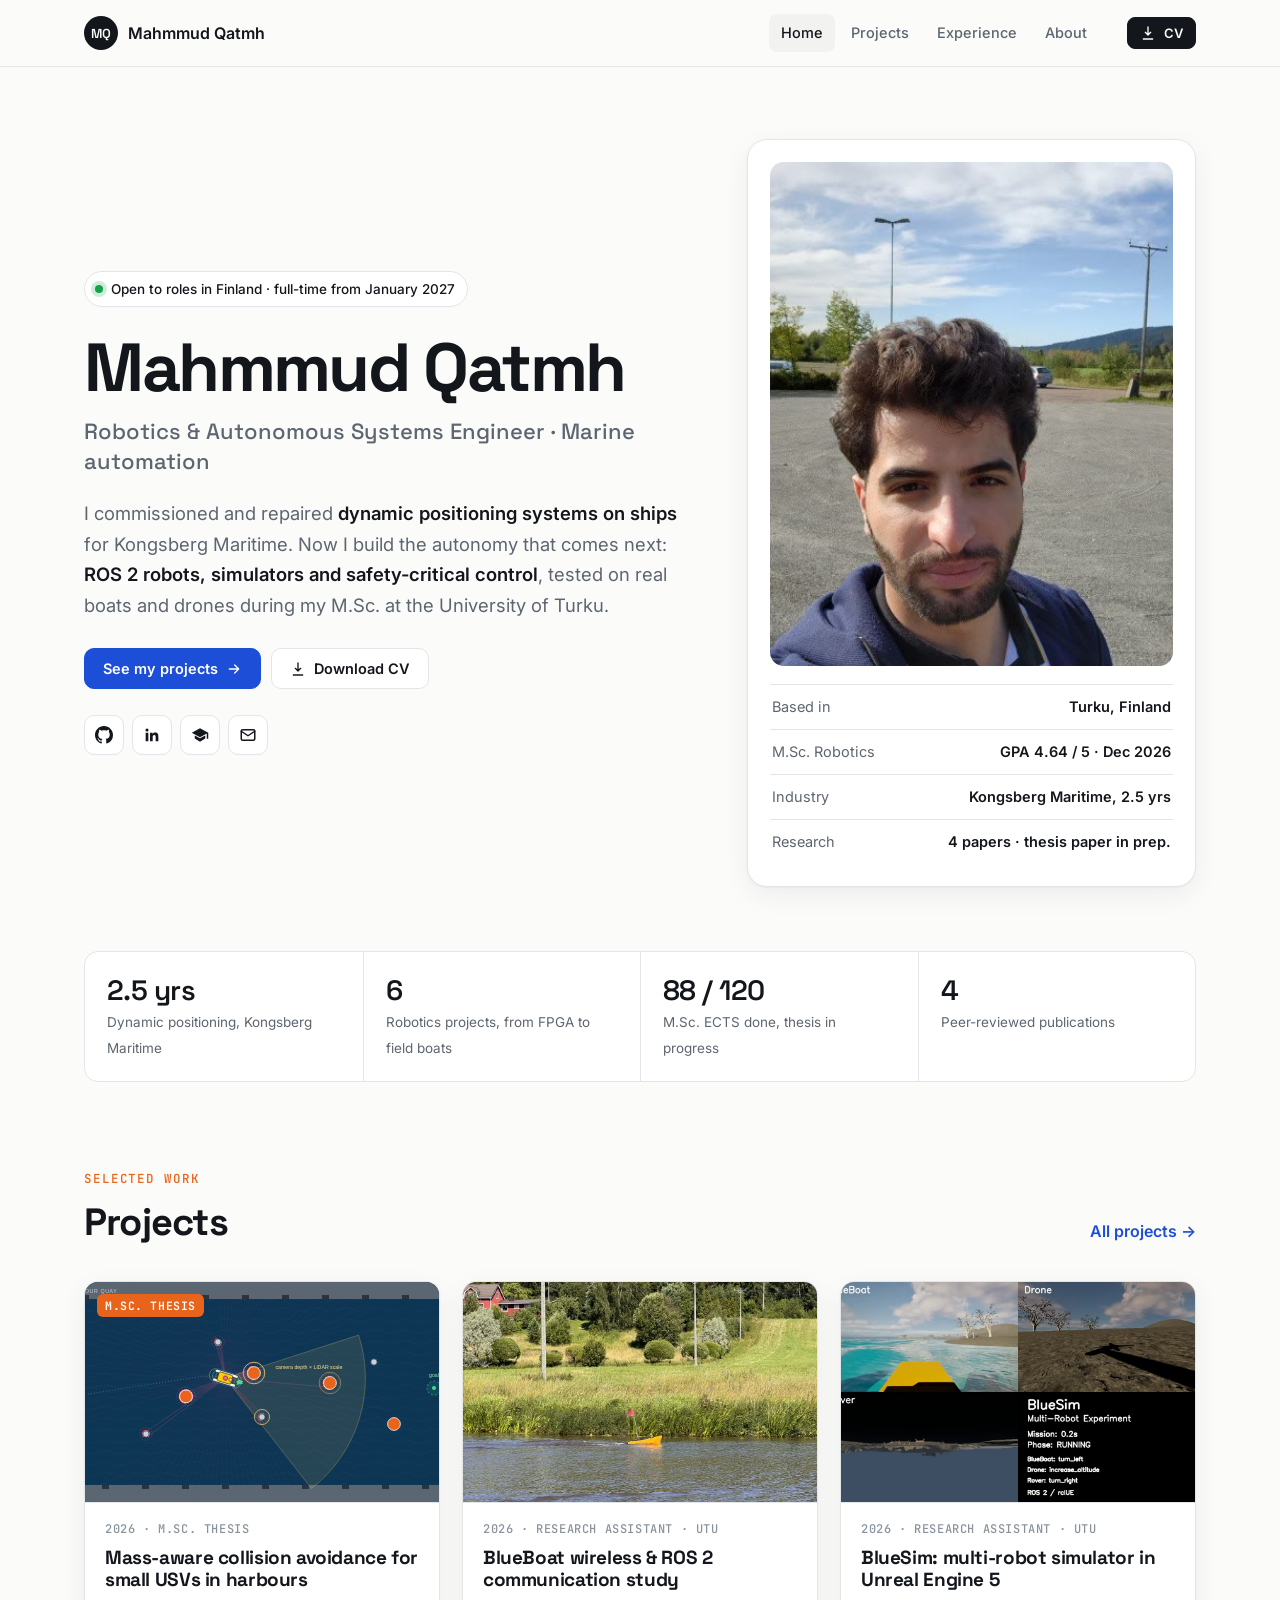
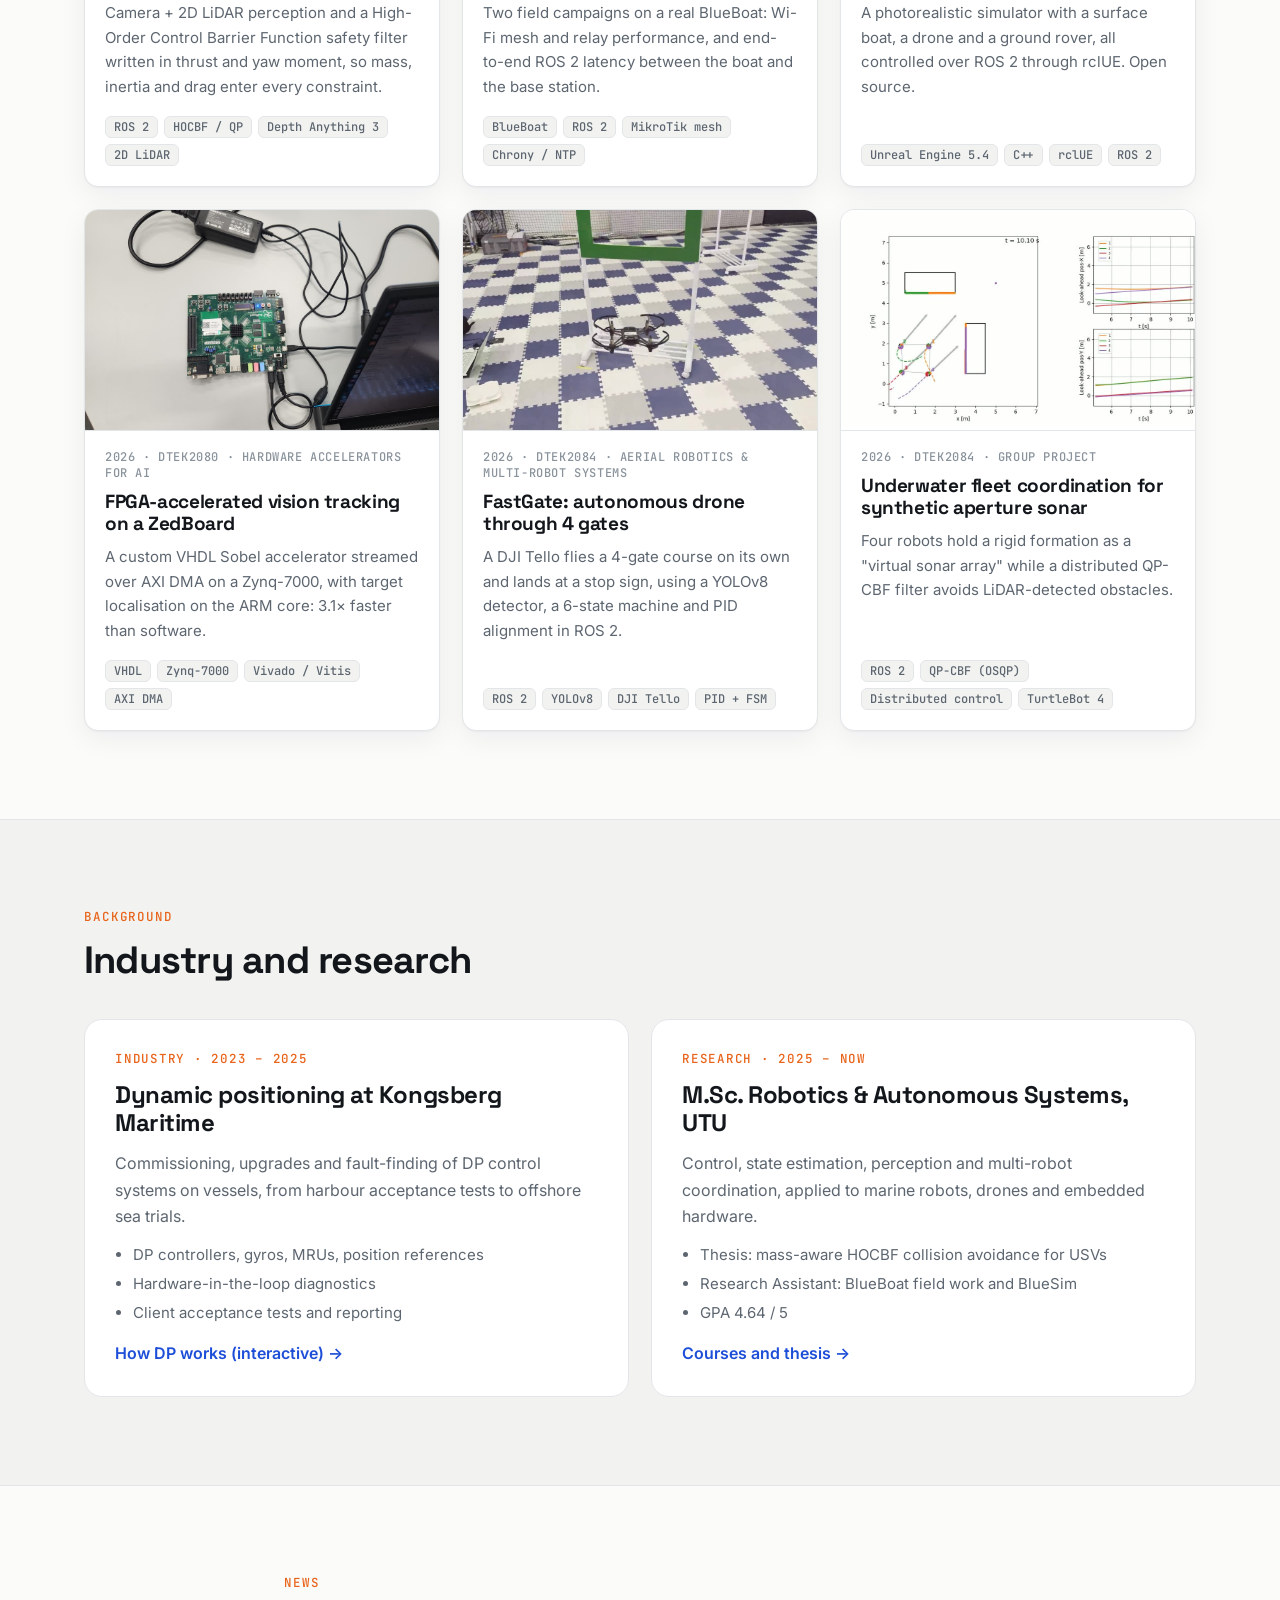
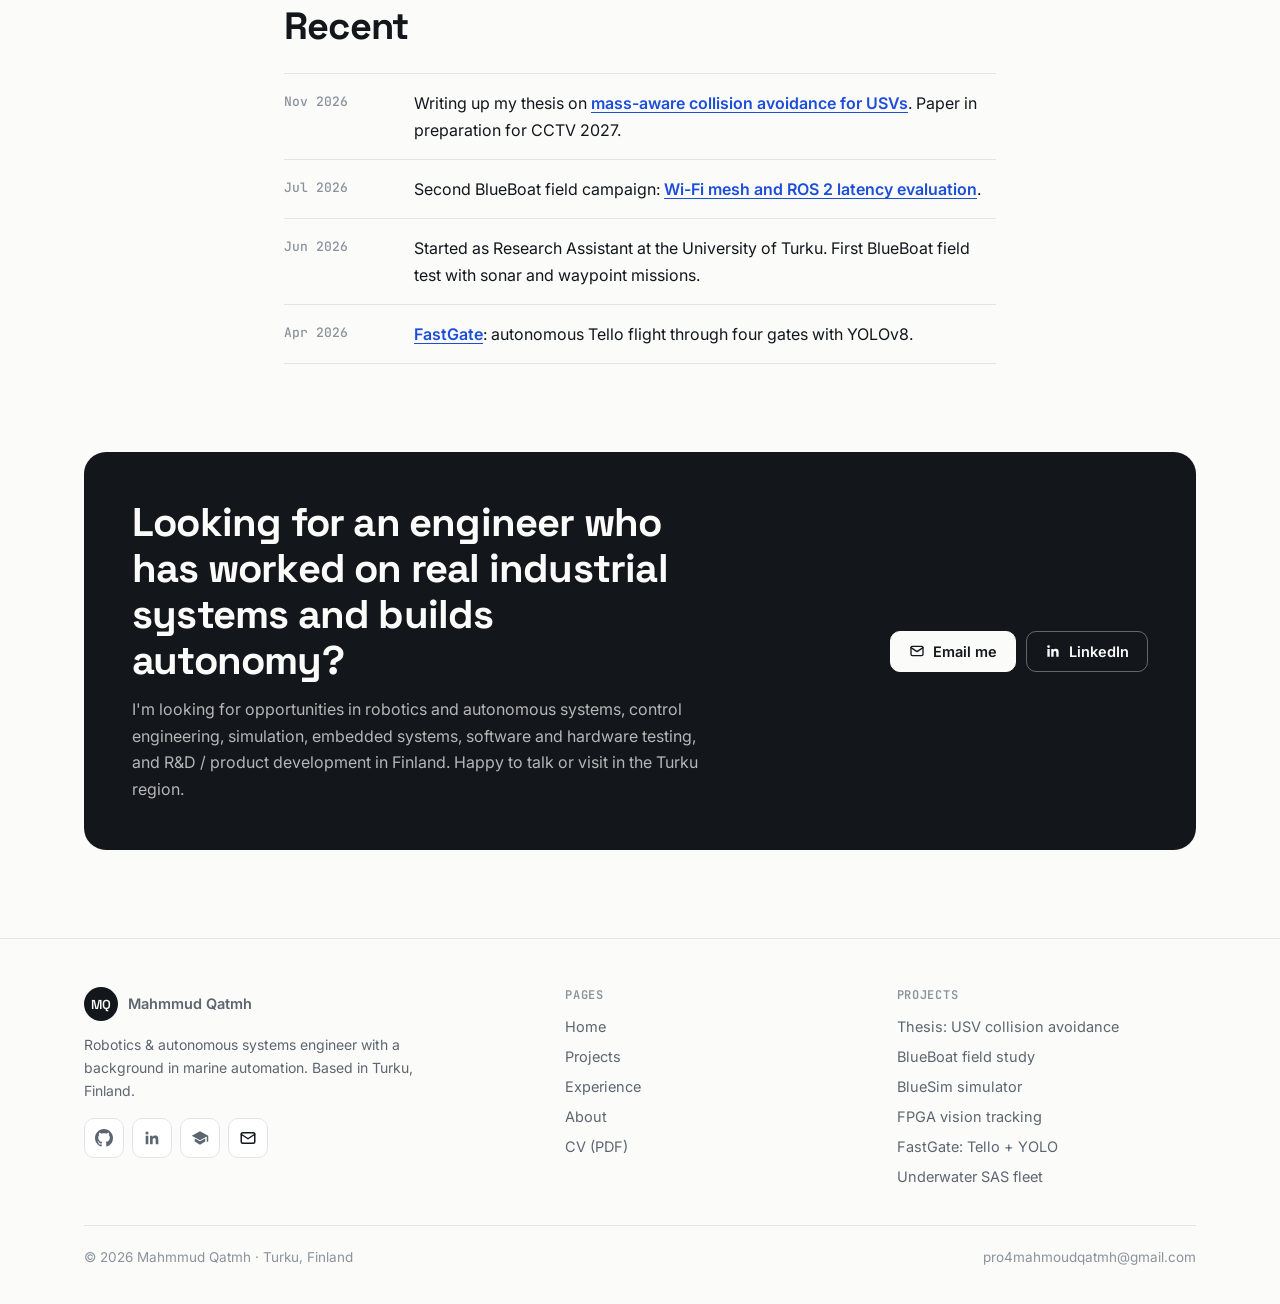
<file: index.html>
<!doctype html>
<html lang="en">
<head>
<meta charset="utf-8">
<meta name="viewport" content="width=device-width, initial-scale=1">
<title>Mahmmud Qatmh · Robotics &amp; Autonomous Systems Engineer</title>
<meta name="description" content="Robotics and autonomous systems engineer in Turku, Finland. 2.5 years on Kongsberg dynamic positioning systems; M.Sc. Robotics &amp; Autonomous Systems with projects in marine autonomy, drones, FPGA and multi-robot control.">
<meta name="author" content="Mahmmud Qatmh">
<meta property="og:title" content="Mahmmud Qatmh · Robotics &amp; Autonomous Systems Engineer">
<meta property="og:description" content="Robotics and autonomous systems engineer in Turku, Finland. 2.5 years on Kongsberg dynamic positioning systems; M.Sc. Robotics &amp; Autonomous Systems with projects in marine autonomy, drones, FPGA and multi-robot control.">
<meta property="og:image" content="https://mahmmudqatmh.github.io/media/bluesim-multirobot.jpg">
<meta property="og:type" content="website">
<link rel="icon" href="data:image/svg+xml,%3Csvg xmlns='http://www.w3.org/2000/svg' viewBox='0 0 64 64'%3E%3Ccircle cx='32' cy='32' r='32' fill='%2313171c'/%3E%3Ctext x='32' y='41' font-family='Arial' font-weight='700' font-size='24' fill='white' text-anchor='middle'%3EMQ%3C/text%3E%3C/svg%3E">
<link rel="preconnect" href="https://fonts.googleapis.com">
<link rel="preconnect" href="https://fonts.gstatic.com" crossorigin>
<link href="https://fonts.googleapis.com/css2?family=Inter:wght@400;500;600;700&family=JetBrains+Mono:wght@400;500;600&family=Space+Grotesk:wght@500;600;700&display=swap" rel="stylesheet">
<link rel="stylesheet" href="styles.css?v=202611240638">
</head>
<body>
<a class="skip" href="#main">Skip to content</a>
<header class="site-header">
  <div class="wrap header-inner">
    <a class="brand" href="index.html"><span class="mono">MQ</span><span>Mahmmud Qatmh</span></a>
    <nav class="nav" aria-label="Main"><a href="index.html" aria-current="page">Home</a><a href="projects/index.html">Projects</a><a href="experience.html">Experience</a><a href="about.html">About</a></nav>
    <a class="btn btn-small header-cv" href="Mahmmud_Qatmh_CV.pdf" download><svg viewBox="0 0 24 24" fill="none" stroke="currentColor" stroke-width="2" stroke-linecap="round" stroke-linejoin="round" aria-hidden="true"><path d="M12 3v12m0 0-4-4m4 4 4-4M5 21h14"/></svg>CV</a>
    <button class="menu-btn" aria-label="Menu" aria-expanded="false"><svg width="20" height="20" viewBox="0 0 24 24" fill="none" stroke="currentColor" stroke-width="2" stroke-linecap="round" aria-hidden="true"><path d="M4 7h16M4 12h16M4 17h16"/></svg></button>
  </div>
</header>
<main id="main">

<section class="hero">
  <div class="wrap hero-grid">
    <div>
      <span class="pill"><span class="dot"></span>Open to roles in Finland · full-time from January 2027</span>
      <h1>Mahmmud Qatmh</h1>
      <p class="role">Robotics &amp; Autonomous Systems Engineer · Marine automation</p>
      <p class="lead">I commissioned and repaired <b>dynamic positioning systems on ships</b> for Kongsberg Maritime. Now I build the autonomy
        that comes next: <b>ROS&nbsp;2 robots, simulators and safety-critical control</b>, tested on real boats and drones during my M.Sc. at the University of Turku.</p>
      <div class="btn-row">
        <a class="btn btn-accent" href="projects/index.html">See my projects <svg viewBox="0 0 24 24" fill="none" stroke="currentColor" stroke-width="2" stroke-linecap="round" stroke-linejoin="round" aria-hidden="true"><path d="M5 12h14m-6-6 6 6-6 6"/></svg></a>
        <a class="btn btn-ghost" href="Mahmmud_Qatmh_CV.pdf" download><svg viewBox="0 0 24 24" fill="none" stroke="currentColor" stroke-width="2" stroke-linecap="round" stroke-linejoin="round" aria-hidden="true"><path d="M12 3v12m0 0-4-4m4 4 4-4M5 21h14"/></svg>Download CV</a>
      </div>
      <div class="icon-row">
        <a class="icon-btn" href="https://github.com/MahmmudQatmh" target="_blank" rel="noopener" aria-label="GitHub"><svg viewBox="0 0 16 16" fill="currentColor" aria-hidden="true"><path d="M8 0C3.58 0 0 3.58 0 8c0 3.54 2.29 6.53 5.47 7.59.4.07.55-.17.55-.38 0-.19-.01-.82-.01-1.49-2.01.37-2.53-.49-2.69-.94-.09-.23-.48-.94-.82-1.13-.28-.15-.68-.52-.01-.53.63-.01 1.08.58 1.23.82.72 1.21 1.87.87 2.33.66.07-.52.28-.87.51-1.07-1.78-.2-3.64-.89-3.64-3.95 0-.87.31-1.59.82-2.15-.08-.2-.36-1.02.08-2.12 0 0 .67-.21 2.2.82.64-.18 1.32-.27 2-.27.68 0 1.36.09 2 .27 1.53-1.04 2.2-.82 2.2-.82.44 1.1.16 1.92.08 2.12.51.56.82 1.27.82 2.15 0 3.07-1.87 3.75-3.65 3.95.29.25.54.73.54 1.48 0 1.07-.01 1.93-.01 2.2 0 .21.15.46.55.38A8.01 8.01 0 0016 8c0-4.42-3.58-8-8-8z"/></svg></a>
        <a class="icon-btn" href="https://www.linkedin.com/in/mahmmud-qatmh-151688215/" target="_blank" rel="noopener" aria-label="LinkedIn"><svg viewBox="0 0 24 24" fill="currentColor" aria-hidden="true"><path d="M20.45 20.45h-3.55v-5.57c0-1.33-.03-3.04-1.85-3.04-1.85 0-2.14 1.45-2.14 2.94v5.67H9.36V9h3.41v1.56h.05c.48-.9 1.64-1.85 3.37-1.85 3.6 0 4.27 2.37 4.27 5.46v6.28zM5.34 7.43a2.06 2.06 0 110-4.12 2.06 2.06 0 010 4.12zM7.12 20.45H3.56V9h3.56v11.45z"/></svg></a>
          <a class="icon-btn" href="https://scholar.google.com/citations?view_op=search_authors&mauthors=Mahmmud+Qatmh" target="_blank" rel="noopener" aria-label="Google Scholar"><svg viewBox="0 0 24 24" fill="currentColor" aria-hidden="true"><path d="M12 3 1 9l11 6 9-4.91V17h2V9L12 3zm-6.82 9.5L5 13.18v3.64L12 21l7-4.18v-3.64l-.18-.68L12 16.27 5.18 12.5z"/></svg></a>
        <button class="icon-btn" data-open-email aria-label="Email"><svg viewBox="0 0 24 24" fill="none" stroke="currentColor" stroke-width="2" stroke-linecap="round" stroke-linejoin="round" aria-hidden="true"><rect x="3" y="5" width="18" height="14" rx="2"/><path d="m3 7 9 6 9-6"/></svg></button>
      </div>
    </div>
    <div class="profile-card">
      <div class="portrait tall"><img src="media/portrait.jpg" alt="Mahmmud Qatmh" width="384" height="512"></div>
      <ul class="facts">
        <li><span>Based in</span><b>Turku, Finland</b></li>
        <li><span>M.Sc. Robotics</span><b>GPA 4.64 / 5 · Dec 2026</b></li>
        <li><span>Industry</span><b>Kongsberg Maritime, 2.5 yrs</b></li>
        <li><span>Research</span><b>4 papers · thesis paper in prep.</b></li>
      </ul>
    </div>
  </div>
</section>

<section class="wrap">
  <div class="strip reveal">
    <div><b>2.5 yrs</b><span>Dynamic positioning, Kongsberg Maritime</span></div>
    <div><b>6</b><span>Robotics projects, from FPGA to field boats</span></div>
    <div><b>88 / 120</b><span>M.Sc. ECTS done, thesis in progress</span></div>
    <div><b>4</b><span>Peer-reviewed publications</span></div>
  </div>
</section>

<section class="section">
  <div class="wrap">
    <div class="section-head">
      <div><p class="eyebrow">Selected work</p><h2 class="h2">Projects</h2></div>
      <a class="link-arrow" href="projects/index.html">All projects →</a>
    </div>
    <div class="grid grid-3"><article class="pcard reveal" data-tags="marine control perception">
      <span class="badge">M.Sc. thesis</span><div class="thumb"><img src="media/thesis-sim.svg" alt="" loading="lazy"></div>
      <div class="body">
        <div class="meta">2026 · M.Sc. thesis</div>
        <h3><a href="projects/thesis-usv-collision-avoidance.html">Mass-aware collision avoidance for small USVs in harbours</a></h3>
        <p>Camera + 2D LiDAR perception and a High-Order Control Barrier Function safety filter written in thrust and yaw moment, so mass, inertia and drag enter every constraint.</p>
        <ul class="tags"><li>ROS 2</li><li>HOCBF / QP</li><li>Depth Anything 3</li><li>2D LiDAR</li></ul>
      </div>
    </article><article class="pcard reveal" data-tags="marine field">
      <div class="thumb"><img src="media/bb-ground2.jpg" alt="" loading="lazy"></div>
      <div class="body">
        <div class="meta">2026 · Research Assistant · UTU</div>
        <h3><a href="projects/blueboat-communication.html">BlueBoat wireless &amp; ROS 2 communication study</a></h3>
        <p>Two field campaigns on a real BlueBoat: Wi-Fi mesh and relay performance, and end-to-end ROS 2 latency between the boat and the base station.</p>
        <ul class="tags"><li>BlueBoat</li><li>ROS 2</li><li>MikroTik mesh</li><li>Chrony / NTP</li></ul>
      </div>
    </article><article class="pcard reveal" data-tags="marine multirobot aerial">
      <div class="thumb"><img src="media/bluesim-multirobot.jpg" alt="" loading="lazy"></div>
      <div class="body">
        <div class="meta">2026 · Research Assistant · UTU</div>
        <h3><a href="projects/bluesim.html">BlueSim: multi-robot simulator in Unreal Engine 5</a></h3>
        <p>A photorealistic simulator with a surface boat, a drone and a ground rover, all controlled over ROS 2 through rclUE. Open source.</p>
        <ul class="tags"><li>Unreal Engine 5.4</li><li>C++</li><li>rclUE</li><li>ROS 2</li></ul>
      </div>
    </article><article class="pcard reveal" data-tags="hardware perception">
      <div class="thumb"><img src="media/fpga-zedboard.jpg" alt="" loading="lazy"></div>
      <div class="body">
        <div class="meta">2026 · DTEK2080 · Hardware Accelerators for AI</div>
        <h3><a href="projects/fpga-vision-tracking.html">FPGA-accelerated vision tracking on a ZedBoard</a></h3>
        <p>A custom VHDL Sobel accelerator streamed over AXI DMA on a Zynq-7000, with target localisation on the ARM core: 3.1× faster than software.</p>
        <ul class="tags"><li>VHDL</li><li>Zynq-7000</li><li>Vivado / Vitis</li><li>AXI DMA</li></ul>
      </div>
    </article><article class="pcard reveal" data-tags="aerial perception control">
      <div class="thumb"><img src="media/fastgate-run.jpg" alt="" loading="lazy"></div>
      <div class="body">
        <div class="meta">2026 · DTEK2084 · Aerial Robotics &amp; Multi-robot Systems</div>
        <h3><a href="projects/fastgate-tello.html">FastGate: autonomous drone through 4 gates</a></h3>
        <p>A DJI Tello flies a 4-gate course on its own and lands at a stop sign, using a YOLOv8 detector, a 6-state machine and PID alignment in ROS 2.</p>
        <ul class="tags"><li>ROS 2</li><li>YOLOv8</li><li>DJI Tello</li><li>PID + FSM</li></ul>
      </div>
    </article><article class="pcard reveal" data-tags="marine multirobot control">
      <div class="thumb"><img src="media/sas-full.jpg" alt="" loading="lazy"></div>
      <div class="body">
        <div class="meta">2026 · DTEK2084 · group project</div>
        <h3><a href="projects/underwater-sas-fleet.html">Underwater fleet coordination for synthetic aperture sonar</a></h3>
        <p>Four robots hold a rigid formation as a &quot;virtual sonar array&quot; while a distributed QP-CBF filter avoids LiDAR-detected obstacles.</p>
        <ul class="tags"><li>ROS 2</li><li>QP-CBF (OSQP)</li><li>Distributed control</li><li>TurtleBot 4</li></ul>
      </div>
    </article></div>
  </div>
</section>

<section class="section alt">
  <div class="wrap">
    <div class="section-head"><div><p class="eyebrow">Background</p><h2 class="h2">Industry and research</h2></div></div>
    <div class="worlds">
      <div class="world reveal">
        <span class="k">Industry · 2023 – 2025</span>
        <h3>Dynamic positioning at Kongsberg Maritime</h3>
        <p>Commissioning, upgrades and fault-finding of DP control systems on vessels, from harbour acceptance tests to offshore sea trials.</p>
        <ul><li>DP controllers, gyros, MRUs, position references</li><li>Hardware-in-the-loop diagnostics</li><li>Client acceptance tests and reporting</li></ul>
        <a class="link-arrow" href="experience.html#kongsberg">How DP works (interactive) →</a>
      </div>
      <div class="world reveal">
        <span class="k">Research · 2025 – now</span>
        <h3>M.Sc. Robotics &amp; Autonomous Systems, UTU</h3>
        <p>Control, state estimation, perception and multi-robot coordination, applied to marine robots, drones and embedded hardware.</p>
        <ul><li>Thesis: mass-aware HOCBF collision avoidance for USVs</li><li>Research Assistant: BlueBoat field work and BlueSim</li><li>GPA 4.64 / 5</li></ul>
        <a class="link-arrow" href="about.html#education">Courses and thesis →</a>
      </div>
    </div>
  </div>
</section>

<section class="section">
  <div class="wrap narrow">
    <p class="eyebrow">News</p>
    <h2 class="h2" style="margin-bottom:24px">Recent</h2>
    <ul class="news">
      <li><time>Nov 2026</time><span>Writing up my thesis on <a href="projects/thesis-usv-collision-avoidance.html">mass-aware collision avoidance for USVs</a>. Paper in preparation for CCTV 2027.</span></li>
      <li><time>Jul 2026</time><span>Second BlueBoat field campaign: <a href="projects/blueboat-communication.html">Wi-Fi mesh and ROS&nbsp;2 latency evaluation</a>.</span></li>
      <li><time>Jun 2026</time><span>Started as Research Assistant at the University of Turku. First BlueBoat field test with sonar and waypoint missions.</span></li>
      <li><time>Apr 2026</time><span><a href="projects/fastgate-tello.html">FastGate</a>: autonomous Tello flight through four gates with YOLOv8.</span></li>
    </ul>
  </div>
</section>

<section class="wrap">
  <div class="cta reveal">
    <div><h2>Looking for an engineer who has worked on real industrial systems and builds autonomy?</h2>
      <p>I'm looking for opportunities in robotics and autonomous systems, control engineering, simulation, embedded systems, software and hardware testing, and R&amp;D / product development in Finland. Happy to talk or visit in the Turku region.</p></div>
    <div class="btn-row"><button class="btn" data-open-email><svg viewBox="0 0 24 24" fill="none" stroke="currentColor" stroke-width="2" stroke-linecap="round" stroke-linejoin="round" aria-hidden="true"><rect x="3" y="5" width="18" height="14" rx="2"/><path d="m3 7 9 6 9-6"/></svg>Email me</button><a class="btn btn-ghost" href="https://www.linkedin.com/in/mahmmud-qatmh-151688215/" target="_blank" rel="noopener"><svg viewBox="0 0 24 24" fill="currentColor" aria-hidden="true"><path d="M20.45 20.45h-3.55v-5.57c0-1.33-.03-3.04-1.85-3.04-1.85 0-2.14 1.45-2.14 2.94v5.67H9.36V9h3.41v1.56h.05c.48-.9 1.64-1.85 3.37-1.85 3.6 0 4.27 2.37 4.27 5.46v6.28zM5.34 7.43a2.06 2.06 0 110-4.12 2.06 2.06 0 010 4.12zM7.12 20.45H3.56V9h3.56v11.45z"/></svg>LinkedIn</a></div>
  </div>
</section>
</main>
<footer class="site-footer">
  <div class="wrap">
    <div class="footer-grid">
      <div>
        <a class="brand" href="index.html"><span class="mono">MQ</span><span>Mahmmud Qatmh</span></a>
        <p class="muted small" style="max-width:340px;margin-top:12px">Robotics &amp; autonomous systems engineer with a background in marine automation. Based in Turku, Finland.</p>
        <div class="icon-row mt-s">
          <a class="icon-btn" href="https://github.com/MahmmudQatmh" target="_blank" rel="noopener" aria-label="GitHub"><svg viewBox="0 0 16 16" fill="currentColor" aria-hidden="true"><path d="M8 0C3.58 0 0 3.58 0 8c0 3.54 2.29 6.53 5.47 7.59.4.07.55-.17.55-.38 0-.19-.01-.82-.01-1.49-2.01.37-2.53-.49-2.69-.94-.09-.23-.48-.94-.82-1.13-.28-.15-.68-.52-.01-.53.63-.01 1.08.58 1.23.82.72 1.21 1.87.87 2.33.66.07-.52.28-.87.51-1.07-1.78-.2-3.64-.89-3.64-3.95 0-.87.31-1.59.82-2.15-.08-.2-.36-1.02.08-2.12 0 0 .67-.21 2.2.82.64-.18 1.32-.27 2-.27.68 0 1.36.09 2 .27 1.53-1.04 2.2-.82 2.2-.82.44 1.1.16 1.92.08 2.12.51.56.82 1.27.82 2.15 0 3.07-1.87 3.75-3.65 3.95.29.25.54.73.54 1.48 0 1.07-.01 1.93-.01 2.2 0 .21.15.46.55.38A8.01 8.01 0 0016 8c0-4.42-3.58-8-8-8z"/></svg></a>
          <a class="icon-btn" href="https://www.linkedin.com/in/mahmmud-qatmh-151688215/" target="_blank" rel="noopener" aria-label="LinkedIn"><svg viewBox="0 0 24 24" fill="currentColor" aria-hidden="true"><path d="M20.45 20.45h-3.55v-5.57c0-1.33-.03-3.04-1.85-3.04-1.85 0-2.14 1.45-2.14 2.94v5.67H9.36V9h3.41v1.56h.05c.48-.9 1.64-1.85 3.37-1.85 3.6 0 4.27 2.37 4.27 5.46v6.28zM5.34 7.43a2.06 2.06 0 110-4.12 2.06 2.06 0 010 4.12zM7.12 20.45H3.56V9h3.56v11.45z"/></svg></a>
          <a class="icon-btn" href="https://scholar.google.com/citations?view_op=search_authors&mauthors=Mahmmud+Qatmh" target="_blank" rel="noopener" aria-label="Google Scholar"><svg viewBox="0 0 24 24" fill="currentColor" aria-hidden="true"><path d="M12 3 1 9l11 6 9-4.91V17h2V9L12 3zm-6.82 9.5L5 13.18v3.64L12 21l7-4.18v-3.64l-.18-.68L12 16.27 5.18 12.5z"/></svg></a>
          <button class="icon-btn" data-open-email aria-label="Email"><svg viewBox="0 0 24 24" fill="none" stroke="currentColor" stroke-width="2" stroke-linecap="round" stroke-linejoin="round" aria-hidden="true"><rect x="3" y="5" width="18" height="14" rx="2"/><path d="m3 7 9 6 9-6"/></svg></button>
        </div>
      </div>
      <div><h4>Pages</h4><ul><li><a href="index.html">Home</a></li><li><a href="projects/index.html">Projects</a></li><li><a href="experience.html">Experience</a></li><li><a href="about.html">About</a></li><li><a href="Mahmmud_Qatmh_CV.pdf" download>CV (PDF)</a></li></ul></div>
      <div><h4>Projects</h4><ul><li><a href="projects/thesis-usv-collision-avoidance.html">Thesis: USV collision avoidance</a></li><li><a href="projects/blueboat-communication.html">BlueBoat field study</a></li><li><a href="projects/bluesim.html">BlueSim simulator</a></li><li><a href="projects/fpga-vision-tracking.html">FPGA vision tracking</a></li><li><a href="projects/fastgate-tello.html">FastGate: Tello + YOLO</a></li><li><a href="projects/underwater-sas-fleet.html">Underwater SAS fleet</a></li></ul></div>
    </div>
    <div class="footer-bottom"><span>© 2026 Mahmmud Qatmh · Turku, Finland</span><span>pro4mahmoudqatmh@gmail.com</span></div>
  </div>
</footer>
<script src="main.js?v=202611240638"></script>
</body>
</html>
</file>
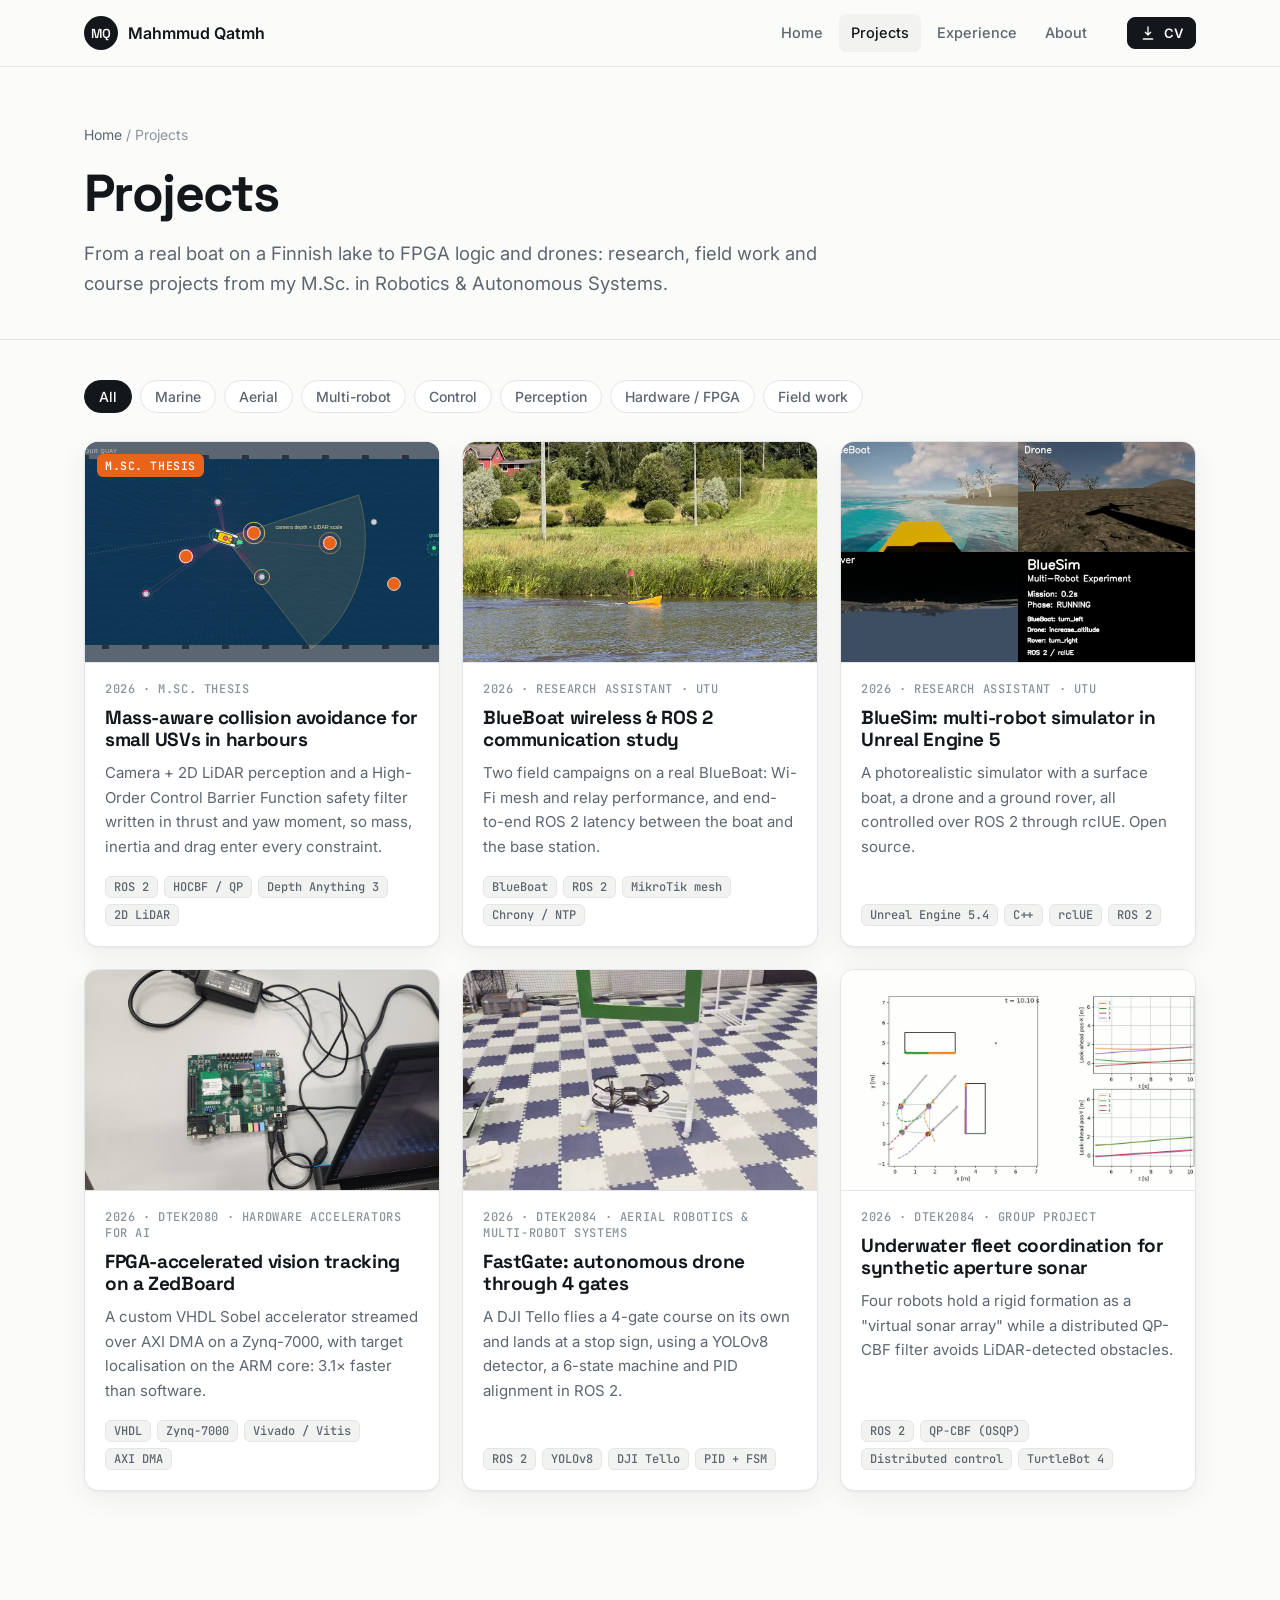
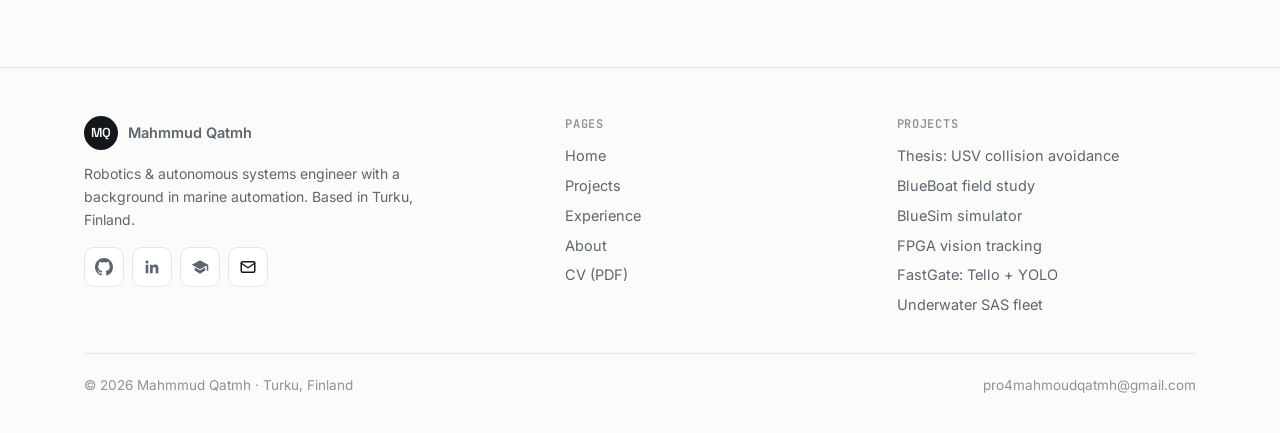
<file: projects/index.html>
<!doctype html>
<html lang="en">
<head>
<meta charset="utf-8">
<meta name="viewport" content="width=device-width, initial-scale=1">
<title>Projects · Mahmmud Qatmh</title>
<meta name="description" content="Robotics projects by Mahmmud Qatmh: USV collision avoidance, BlueBoat field study, BlueSim, FPGA vision, autonomous drones and multi-robot control.">
<meta name="author" content="Mahmmud Qatmh">
<meta property="og:title" content="Projects · Mahmmud Qatmh">
<meta property="og:description" content="Robotics projects by Mahmmud Qatmh: USV collision avoidance, BlueBoat field study, BlueSim, FPGA vision, autonomous drones and multi-robot control.">
<meta property="og:image" content="https://mahmmudqatmh.github.io/media/bluesim-multirobot.jpg">
<meta property="og:type" content="website">
<link rel="icon" href="data:image/svg+xml,%3Csvg xmlns='http://www.w3.org/2000/svg' viewBox='0 0 64 64'%3E%3Ccircle cx='32' cy='32' r='32' fill='%2313171c'/%3E%3Ctext x='32' y='41' font-family='Arial' font-weight='700' font-size='24' fill='white' text-anchor='middle'%3EMQ%3C/text%3E%3C/svg%3E">
<link rel="preconnect" href="https://fonts.googleapis.com">
<link rel="preconnect" href="https://fonts.gstatic.com" crossorigin>
<link href="https://fonts.googleapis.com/css2?family=Inter:wght@400;500;600;700&family=JetBrains+Mono:wght@400;500;600&family=Space+Grotesk:wght@500;600;700&display=swap" rel="stylesheet">
<link rel="stylesheet" href="../styles.css?v=202611240638">
</head>
<body>
<a class="skip" href="#main">Skip to content</a>
<header class="site-header">
  <div class="wrap header-inner">
    <a class="brand" href="../index.html"><span class="mono">MQ</span><span>Mahmmud Qatmh</span></a>
    <nav class="nav" aria-label="Main"><a href="../index.html">Home</a><a href="../projects/index.html" aria-current="page">Projects</a><a href="../experience.html">Experience</a><a href="../about.html">About</a></nav>
    <a class="btn btn-small header-cv" href="../Mahmmud_Qatmh_CV.pdf" download><svg viewBox="0 0 24 24" fill="none" stroke="currentColor" stroke-width="2" stroke-linecap="round" stroke-linejoin="round" aria-hidden="true"><path d="M12 3v12m0 0-4-4m4 4 4-4M5 21h14"/></svg>CV</a>
    <button class="menu-btn" aria-label="Menu" aria-expanded="false"><svg width="20" height="20" viewBox="0 0 24 24" fill="none" stroke="currentColor" stroke-width="2" stroke-linecap="round" aria-hidden="true"><path d="M4 7h16M4 12h16M4 17h16"/></svg></button>
  </div>
</header>
<main id="main">

<section class="page-head">
  <div class="wrap">
    <div class="crumbs"><a href="../index.html">Home</a> / Projects</div>
    <h1>Projects</h1>
    <p class="lead narrow">From a real boat on a Finnish lake to FPGA logic and drones: research, field work and course projects from my M.Sc. in Robotics &amp; Autonomous Systems.</p>
  </div>
</section>
<section class="section" style="padding-top:40px">
  <div class="wrap">
    <div class="filters" role="group" aria-label="Filter projects"><button type="button" data-filter="all" aria-pressed="true">All</button><button type="button" data-filter="marine" aria-pressed="false">Marine</button><button type="button" data-filter="aerial" aria-pressed="false">Aerial</button><button type="button" data-filter="multirobot" aria-pressed="false">Multi-robot</button><button type="button" data-filter="control" aria-pressed="false">Control</button><button type="button" data-filter="perception" aria-pressed="false">Perception</button><button type="button" data-filter="hardware" aria-pressed="false">Hardware / FPGA</button><button type="button" data-filter="field" aria-pressed="false">Field work</button></div>
    <div class="grid grid-3"><article class="pcard reveal" data-tags="marine control perception">
      <span class="badge">M.Sc. thesis</span><div class="thumb"><img src="../media/thesis-sim.svg" alt="" loading="lazy"></div>
      <div class="body">
        <div class="meta">2026 · M.Sc. thesis</div>
        <h3><a href="../projects/thesis-usv-collision-avoidance.html">Mass-aware collision avoidance for small USVs in harbours</a></h3>
        <p>Camera + 2D LiDAR perception and a High-Order Control Barrier Function safety filter written in thrust and yaw moment, so mass, inertia and drag enter every constraint.</p>
        <ul class="tags"><li>ROS 2</li><li>HOCBF / QP</li><li>Depth Anything 3</li><li>2D LiDAR</li></ul>
      </div>
    </article><article class="pcard reveal" data-tags="marine field">
      <div class="thumb"><img src="../media/bb-ground2.jpg" alt="" loading="lazy"></div>
      <div class="body">
        <div class="meta">2026 · Research Assistant · UTU</div>
        <h3><a href="../projects/blueboat-communication.html">BlueBoat wireless &amp; ROS 2 communication study</a></h3>
        <p>Two field campaigns on a real BlueBoat: Wi-Fi mesh and relay performance, and end-to-end ROS 2 latency between the boat and the base station.</p>
        <ul class="tags"><li>BlueBoat</li><li>ROS 2</li><li>MikroTik mesh</li><li>Chrony / NTP</li></ul>
      </div>
    </article><article class="pcard reveal" data-tags="marine multirobot aerial">
      <div class="thumb"><img src="../media/bluesim-multirobot.jpg" alt="" loading="lazy"></div>
      <div class="body">
        <div class="meta">2026 · Research Assistant · UTU</div>
        <h3><a href="../projects/bluesim.html">BlueSim: multi-robot simulator in Unreal Engine 5</a></h3>
        <p>A photorealistic simulator with a surface boat, a drone and a ground rover, all controlled over ROS 2 through rclUE. Open source.</p>
        <ul class="tags"><li>Unreal Engine 5.4</li><li>C++</li><li>rclUE</li><li>ROS 2</li></ul>
      </div>
    </article><article class="pcard reveal" data-tags="hardware perception">
      <div class="thumb"><img src="../media/fpga-zedboard.jpg" alt="" loading="lazy"></div>
      <div class="body">
        <div class="meta">2026 · DTEK2080 · Hardware Accelerators for AI</div>
        <h3><a href="../projects/fpga-vision-tracking.html">FPGA-accelerated vision tracking on a ZedBoard</a></h3>
        <p>A custom VHDL Sobel accelerator streamed over AXI DMA on a Zynq-7000, with target localisation on the ARM core: 3.1× faster than software.</p>
        <ul class="tags"><li>VHDL</li><li>Zynq-7000</li><li>Vivado / Vitis</li><li>AXI DMA</li></ul>
      </div>
    </article><article class="pcard reveal" data-tags="aerial perception control">
      <div class="thumb"><img src="../media/fastgate-run.jpg" alt="" loading="lazy"></div>
      <div class="body">
        <div class="meta">2026 · DTEK2084 · Aerial Robotics &amp; Multi-robot Systems</div>
        <h3><a href="../projects/fastgate-tello.html">FastGate: autonomous drone through 4 gates</a></h3>
        <p>A DJI Tello flies a 4-gate course on its own and lands at a stop sign, using a YOLOv8 detector, a 6-state machine and PID alignment in ROS 2.</p>
        <ul class="tags"><li>ROS 2</li><li>YOLOv8</li><li>DJI Tello</li><li>PID + FSM</li></ul>
      </div>
    </article><article class="pcard reveal" data-tags="marine multirobot control">
      <div class="thumb"><img src="../media/sas-full.jpg" alt="" loading="lazy"></div>
      <div class="body">
        <div class="meta">2026 · DTEK2084 · group project</div>
        <h3><a href="../projects/underwater-sas-fleet.html">Underwater fleet coordination for synthetic aperture sonar</a></h3>
        <p>Four robots hold a rigid formation as a &quot;virtual sonar array&quot; while a distributed QP-CBF filter avoids LiDAR-detected obstacles.</p>
        <ul class="tags"><li>ROS 2</li><li>QP-CBF (OSQP)</li><li>Distributed control</li><li>TurtleBot 4</li></ul>
      </div>
    </article></div>
  </div>
</section>
</main>
<footer class="site-footer">
  <div class="wrap">
    <div class="footer-grid">
      <div>
        <a class="brand" href="../index.html"><span class="mono">MQ</span><span>Mahmmud Qatmh</span></a>
        <p class="muted small" style="max-width:340px;margin-top:12px">Robotics &amp; autonomous systems engineer with a background in marine automation. Based in Turku, Finland.</p>
        <div class="icon-row mt-s">
          <a class="icon-btn" href="https://github.com/MahmmudQatmh" target="_blank" rel="noopener" aria-label="GitHub"><svg viewBox="0 0 16 16" fill="currentColor" aria-hidden="true"><path d="M8 0C3.58 0 0 3.58 0 8c0 3.54 2.29 6.53 5.47 7.59.4.07.55-.17.55-.38 0-.19-.01-.82-.01-1.49-2.01.37-2.53-.49-2.69-.94-.09-.23-.48-.94-.82-1.13-.28-.15-.68-.52-.01-.53.63-.01 1.08.58 1.23.82.72 1.21 1.87.87 2.33.66.07-.52.28-.87.51-1.07-1.78-.2-3.64-.89-3.64-3.95 0-.87.31-1.59.82-2.15-.08-.2-.36-1.02.08-2.12 0 0 .67-.21 2.2.82.64-.18 1.32-.27 2-.27.68 0 1.36.09 2 .27 1.53-1.04 2.2-.82 2.2-.82.44 1.1.16 1.92.08 2.12.51.56.82 1.27.82 2.15 0 3.07-1.87 3.75-3.65 3.95.29.25.54.73.54 1.48 0 1.07-.01 1.93-.01 2.2 0 .21.15.46.55.38A8.01 8.01 0 0016 8c0-4.42-3.58-8-8-8z"/></svg></a>
          <a class="icon-btn" href="https://www.linkedin.com/in/mahmmud-qatmh-151688215/" target="_blank" rel="noopener" aria-label="LinkedIn"><svg viewBox="0 0 24 24" fill="currentColor" aria-hidden="true"><path d="M20.45 20.45h-3.55v-5.57c0-1.33-.03-3.04-1.85-3.04-1.85 0-2.14 1.45-2.14 2.94v5.67H9.36V9h3.41v1.56h.05c.48-.9 1.64-1.85 3.37-1.85 3.6 0 4.27 2.37 4.27 5.46v6.28zM5.34 7.43a2.06 2.06 0 110-4.12 2.06 2.06 0 010 4.12zM7.12 20.45H3.56V9h3.56v11.45z"/></svg></a>
          <a class="icon-btn" href="https://scholar.google.com/citations?view_op=search_authors&mauthors=Mahmmud+Qatmh" target="_blank" rel="noopener" aria-label="Google Scholar"><svg viewBox="0 0 24 24" fill="currentColor" aria-hidden="true"><path d="M12 3 1 9l11 6 9-4.91V17h2V9L12 3zm-6.82 9.5L5 13.18v3.64L12 21l7-4.18v-3.64l-.18-.68L12 16.27 5.18 12.5z"/></svg></a>
          <button class="icon-btn" data-open-email aria-label="Email"><svg viewBox="0 0 24 24" fill="none" stroke="currentColor" stroke-width="2" stroke-linecap="round" stroke-linejoin="round" aria-hidden="true"><rect x="3" y="5" width="18" height="14" rx="2"/><path d="m3 7 9 6 9-6"/></svg></button>
        </div>
      </div>
      <div><h4>Pages</h4><ul><li><a href="../index.html">Home</a></li><li><a href="../projects/index.html">Projects</a></li><li><a href="../experience.html">Experience</a></li><li><a href="../about.html">About</a></li><li><a href="../Mahmmud_Qatmh_CV.pdf" download>CV (PDF)</a></li></ul></div>
      <div><h4>Projects</h4><ul><li><a href="../projects/thesis-usv-collision-avoidance.html">Thesis: USV collision avoidance</a></li><li><a href="../projects/blueboat-communication.html">BlueBoat field study</a></li><li><a href="../projects/bluesim.html">BlueSim simulator</a></li><li><a href="../projects/fpga-vision-tracking.html">FPGA vision tracking</a></li><li><a href="../projects/fastgate-tello.html">FastGate: Tello + YOLO</a></li><li><a href="../projects/underwater-sas-fleet.html">Underwater SAS fleet</a></li></ul></div>
    </div>
    <div class="footer-bottom"><span>© 2026 Mahmmud Qatmh · Turku, Finland</span><span>pro4mahmoudqatmh@gmail.com</span></div>
  </div>
</footer>
<script src="../main.js?v=202611240638"></script>
</body>
</html>
</file>
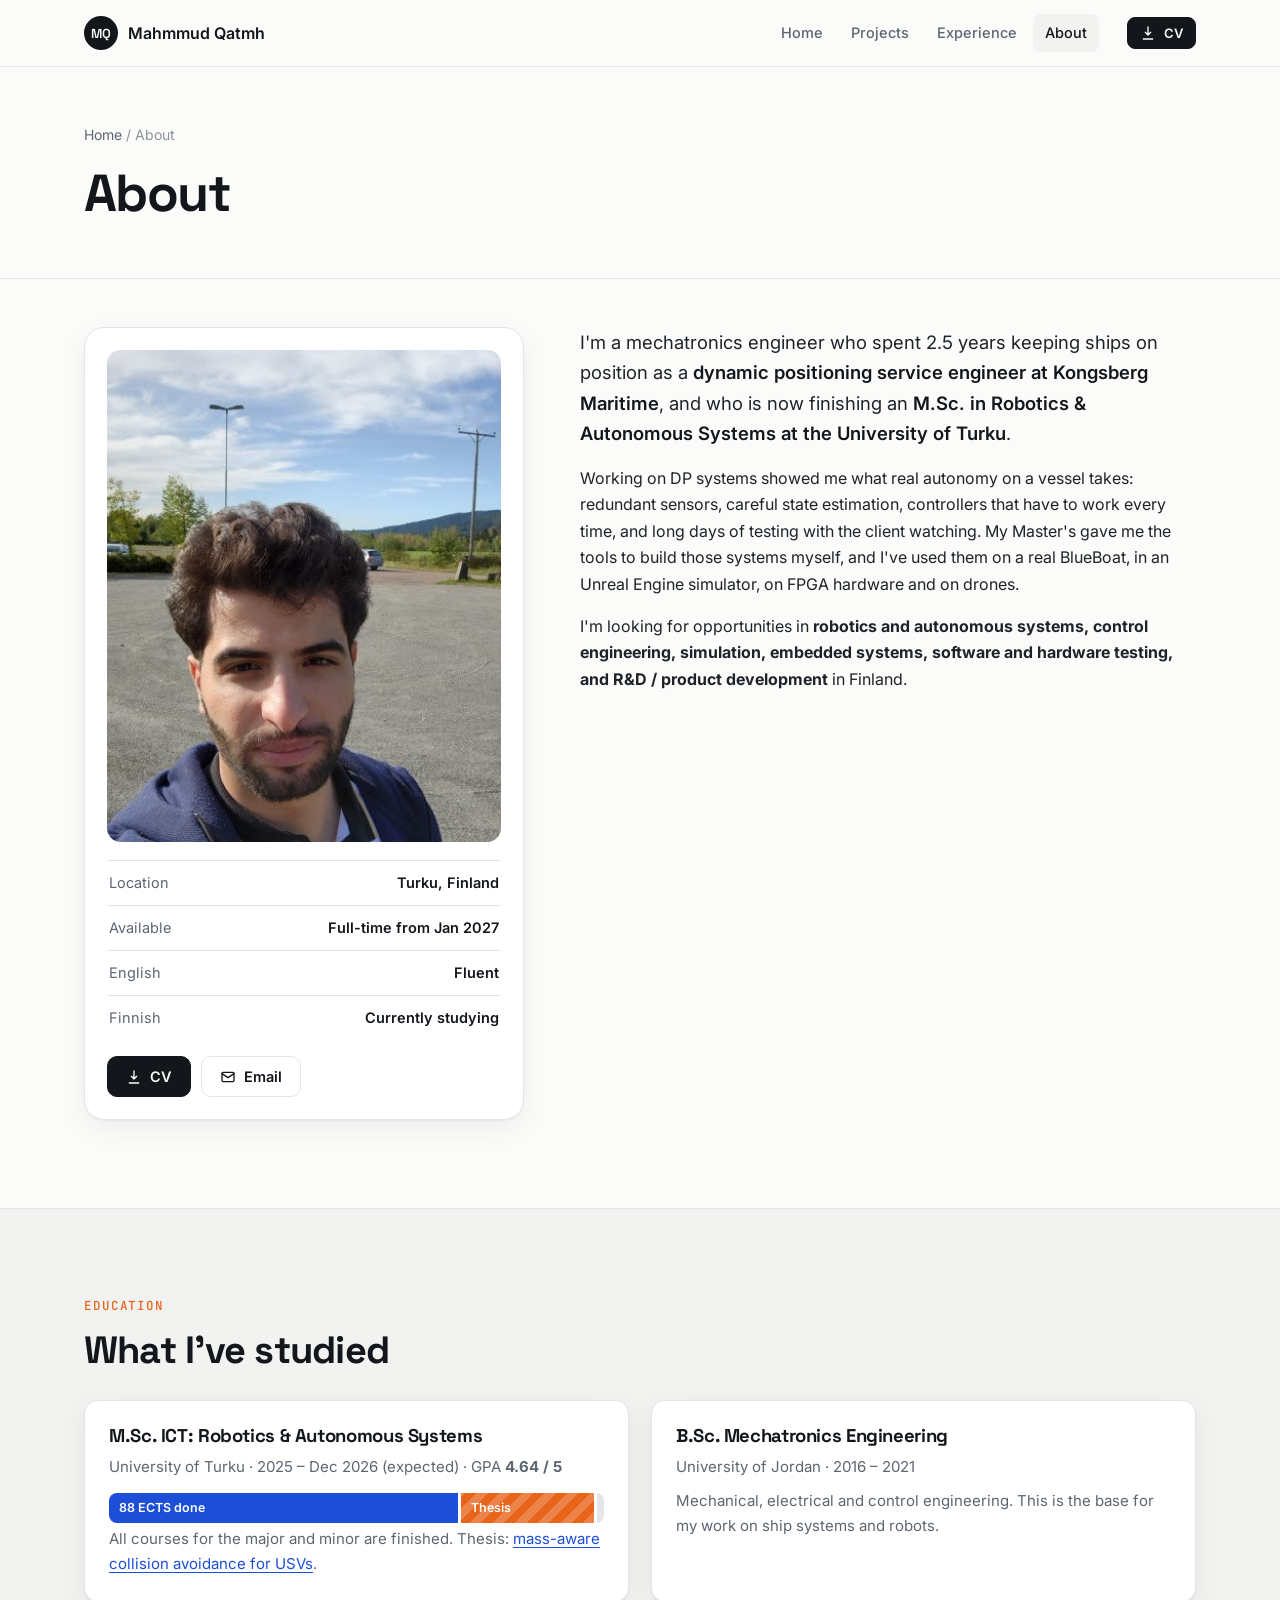
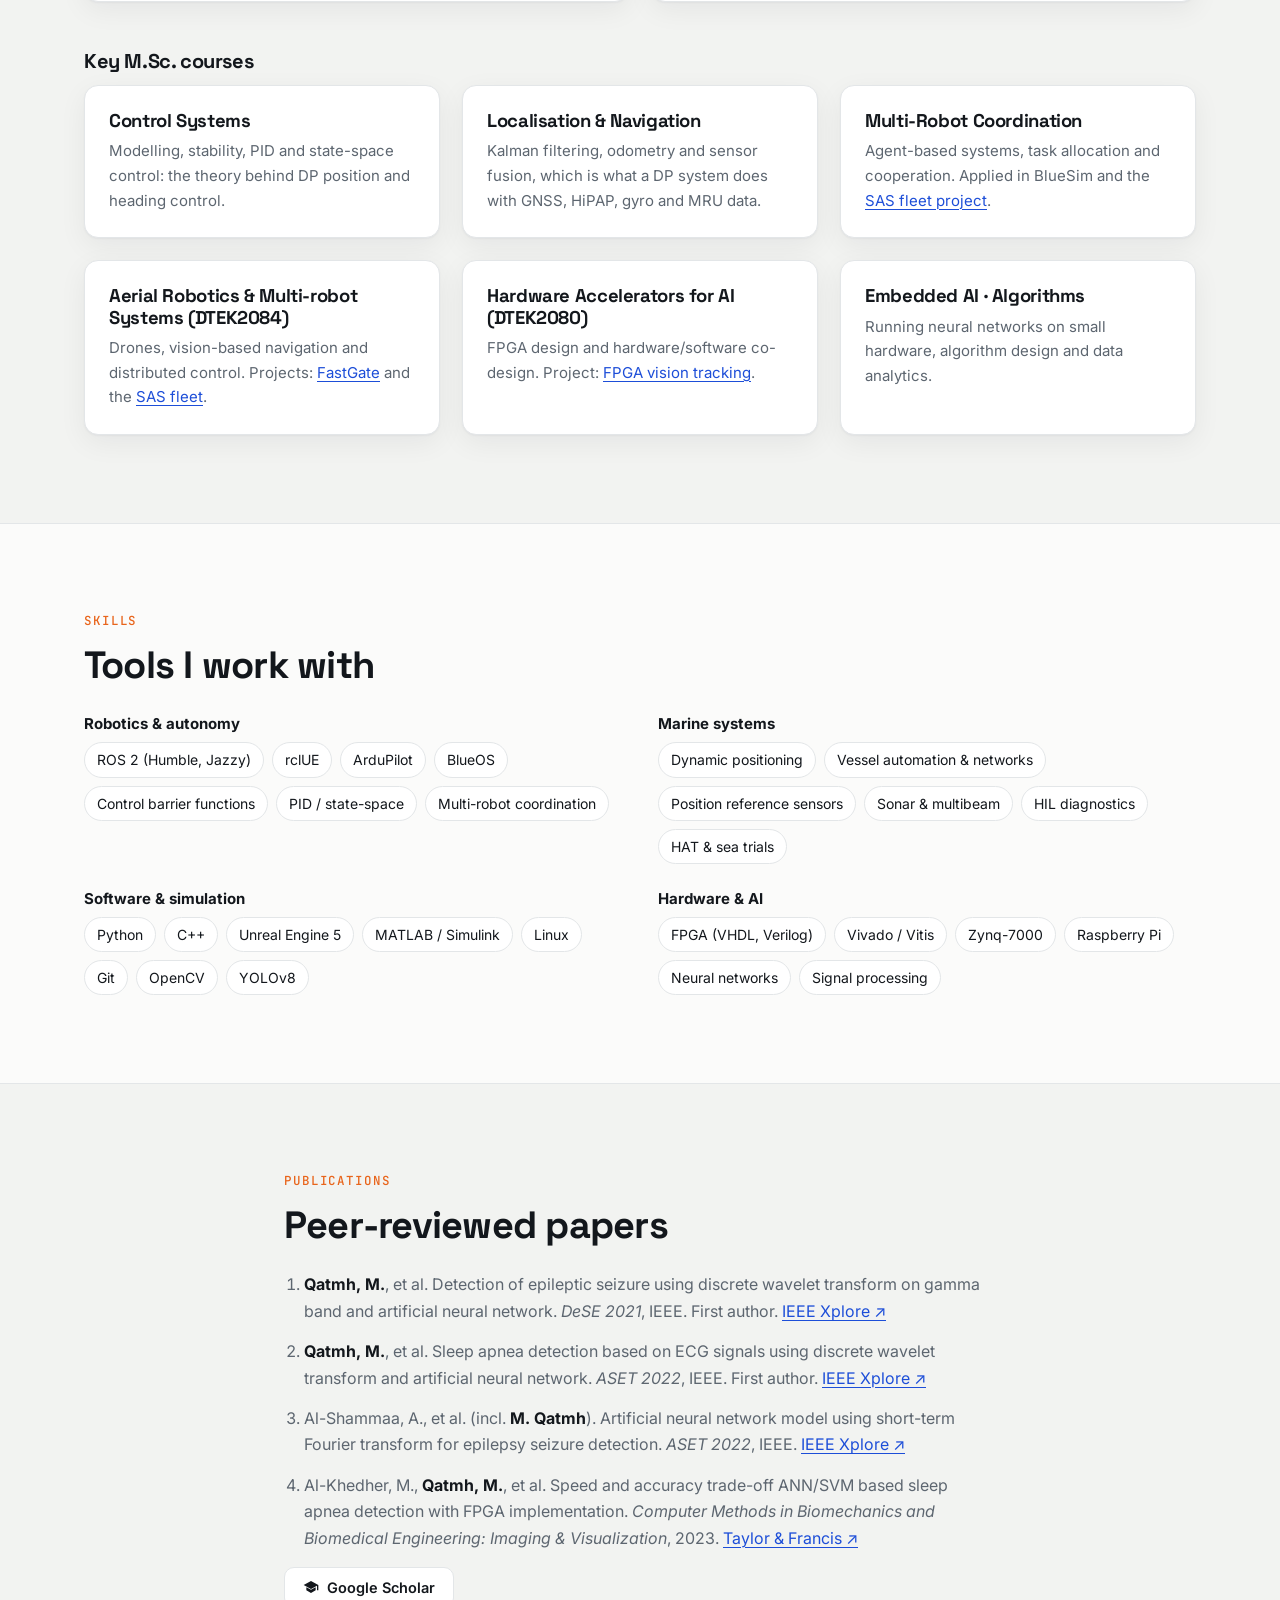
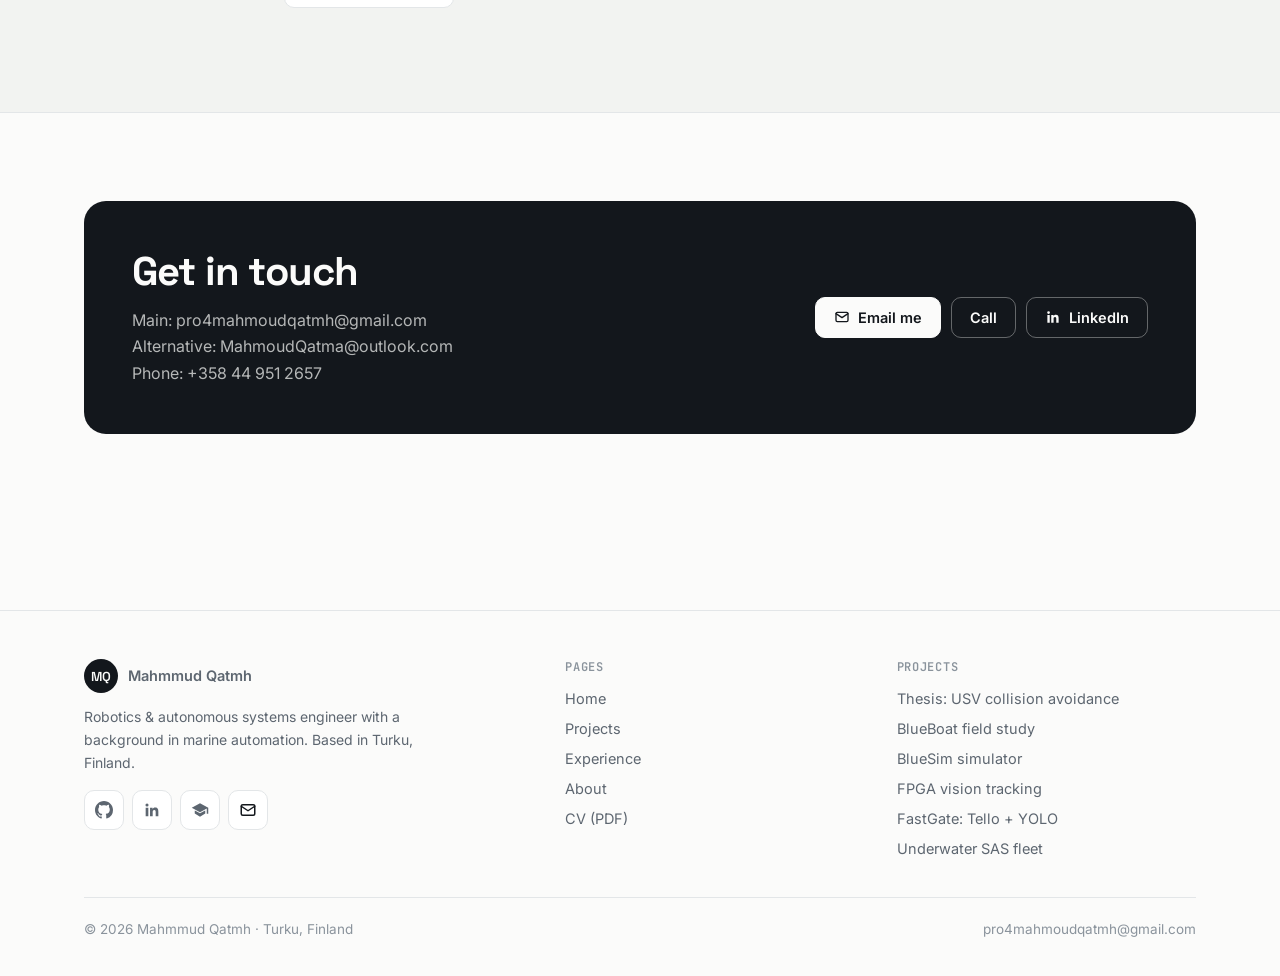
<file: about.html>
<!doctype html>
<html lang="en">
<head>
<meta charset="utf-8">
<meta name="viewport" content="width=device-width, initial-scale=1">
<title>About · Mahmmud Qatmh</title>
<meta name="description" content="About Mahmmud Qatmh: education, M.Sc. courses, skills, publications and contact.">
<meta name="author" content="Mahmmud Qatmh">
<meta property="og:title" content="About · Mahmmud Qatmh">
<meta property="og:description" content="About Mahmmud Qatmh: education, M.Sc. courses, skills, publications and contact.">
<meta property="og:image" content="https://mahmmudqatmh.github.io/media/bluesim-multirobot.jpg">
<meta property="og:type" content="website">
<link rel="icon" href="data:image/svg+xml,%3Csvg xmlns='http://www.w3.org/2000/svg' viewBox='0 0 64 64'%3E%3Ccircle cx='32' cy='32' r='32' fill='%2313171c'/%3E%3Ctext x='32' y='41' font-family='Arial' font-weight='700' font-size='24' fill='white' text-anchor='middle'%3EMQ%3C/text%3E%3C/svg%3E">
<link rel="preconnect" href="https://fonts.googleapis.com">
<link rel="preconnect" href="https://fonts.gstatic.com" crossorigin>
<link href="https://fonts.googleapis.com/css2?family=Inter:wght@400;500;600;700&family=JetBrains+Mono:wght@400;500;600&family=Space+Grotesk:wght@500;600;700&display=swap" rel="stylesheet">
<link rel="stylesheet" href="styles.css?v=202611240638">
</head>
<body>
<a class="skip" href="#main">Skip to content</a>
<header class="site-header">
  <div class="wrap header-inner">
    <a class="brand" href="index.html"><span class="mono">MQ</span><span>Mahmmud Qatmh</span></a>
    <nav class="nav" aria-label="Main"><a href="index.html">Home</a><a href="projects/index.html">Projects</a><a href="experience.html">Experience</a><a href="about.html" aria-current="page">About</a></nav>
    <a class="btn btn-small header-cv" href="Mahmmud_Qatmh_CV.pdf" download><svg viewBox="0 0 24 24" fill="none" stroke="currentColor" stroke-width="2" stroke-linecap="round" stroke-linejoin="round" aria-hidden="true"><path d="M12 3v12m0 0-4-4m4 4 4-4M5 21h14"/></svg>CV</a>
    <button class="menu-btn" aria-label="Menu" aria-expanded="false"><svg width="20" height="20" viewBox="0 0 24 24" fill="none" stroke="currentColor" stroke-width="2" stroke-linecap="round" aria-hidden="true"><path d="M4 7h16M4 12h16M4 17h16"/></svg></button>
  </div>
</header>
<main id="main">

<section class="page-head">
  <div class="wrap">
    <div class="crumbs"><a href="index.html">Home</a> / About</div>
    <h1>About</h1>
  </div>
</section>
<section class="section" style="padding-top:48px">
  <div class="wrap about-grid">
    <div class="profile-card">
      <div class="portrait tall"><img src="media/portrait.jpg" alt="Mahmmud Qatmh" width="384" height="512"></div>
      <ul class="facts">
        <li><span>Location</span><b>Turku, Finland</b></li>
        <li><span>Available</span><b>Full-time from Jan 2027</b></li>
        <li><span>English</span><b>Fluent</b></li>
        <li><span>Finnish</span><b>Currently studying</b></li>
      </ul>
      <div class="btn-row mt-s"><a class="btn" href="Mahmmud_Qatmh_CV.pdf" download><svg viewBox="0 0 24 24" fill="none" stroke="currentColor" stroke-width="2" stroke-linecap="round" stroke-linejoin="round" aria-hidden="true"><path d="M12 3v12m0 0-4-4m4 4 4-4M5 21h14"/></svg>CV</a><button class="btn btn-ghost" data-open-email><svg viewBox="0 0 24 24" fill="none" stroke="currentColor" stroke-width="2" stroke-linecap="round" stroke-linejoin="round" aria-hidden="true"><rect x="3" y="5" width="18" height="14" rx="2"/><path d="m3 7 9 6 9-6"/></svg>Email</button></div>
    </div>
    <div class="prose">
      <p class="lead">I'm a mechatronics engineer who spent 2.5 years keeping ships on position as a <b>dynamic positioning service engineer at Kongsberg Maritime</b>,
        and who is now finishing an <b>M.Sc. in Robotics &amp; Autonomous Systems at the University of Turku</b>.</p>
      <p>Working on DP systems showed me what real autonomy on a vessel takes: redundant sensors, careful state estimation, controllers that have to work every time,
        and long days of testing with the client watching. My Master's gave me the tools to build those systems myself, and I've used them on a real BlueBoat,
        in an Unreal Engine simulator, on FPGA hardware and on drones.</p>
      <p>I'm looking for opportunities in <b>robotics and autonomous systems, control engineering, simulation, embedded systems, software and hardware testing, and R&amp;D / product development</b> in Finland.</p>
    </div>
  </div>
</section>
<section class="section alt" id="education">
  <div class="wrap">
    <p class="eyebrow">Education</p>
    <h2 class="h2" style="margin-bottom:28px">What I've studied</h2>
    <div class="grid grid-2">
      <div class="card">
        <h3>M.Sc. ICT: Robotics &amp; Autonomous Systems</h3>
        <p>University of Turku · 2025 – Dec 2026 (expected) · GPA <b>4.64 / 5</b></p>
        <div class="progress" role="img" aria-label="88 of 120 ECTS completed; thesis and 2 ECTS remaining">
          <div class="bar done" style="flex:88">88 ECTS done</div><div class="bar thesis" style="flex:30">Thesis</div><div class="bar rest" style="flex:2"></div>
        </div>
        <p class="small">All courses for the major and minor are finished. Thesis: <a href="projects/thesis-usv-collision-avoidance.html">mass-aware collision avoidance for USVs</a>.</p>
      </div>
      <div class="card">
        <h3>B.Sc. Mechatronics Engineering</h3>
        <p>University of Jordan · 2016 – 2021</p>
        <p>Mechanical, electrical and control engineering. This is the base for my work on ship systems and robots.</p>
      </div>
    </div>
    <h3 class="h3 mt">Key M.Sc. courses</h3>
    <div class="grid grid-3">
      <div class="card"><h3>Control Systems</h3><p>Modelling, stability, PID and state-space control: the theory behind DP position and heading control.</p></div>
      <div class="card"><h3>Localisation &amp; Navigation</h3><p>Kalman filtering, odometry and sensor fusion, which is what a DP system does with GNSS, HiPAP, gyro and MRU data.</p></div>
      <div class="card"><h3>Multi-Robot Coordination</h3><p>Agent-based systems, task allocation and cooperation. Applied in BlueSim and the <a href="projects/underwater-sas-fleet.html">SAS fleet project</a>.</p></div>
      <div class="card"><h3>Aerial Robotics &amp; Multi-robot Systems (DTEK2084)</h3><p>Drones, vision-based navigation and distributed control. Projects: <a href="projects/fastgate-tello.html">FastGate</a> and the <a href="projects/underwater-sas-fleet.html">SAS fleet</a>.</p></div>
      <div class="card"><h3>Hardware Accelerators for AI (DTEK2080)</h3><p>FPGA design and hardware/software co-design. Project: <a href="projects/fpga-vision-tracking.html">FPGA vision tracking</a>.</p></div>
      <div class="card"><h3>Embedded AI · Algorithms</h3><p>Running neural networks on small hardware, algorithm design and data analytics.</p></div>
    </div>
  </div>
</section>
<section class="section">
  <div class="wrap">
    <p class="eyebrow">Skills</p>
    <h2 class="h2" style="margin-bottom:28px">Tools I work with</h2>
    <div class="skills">
      <div><h3>Robotics &amp; autonomy</h3><p class="chips"><span>ROS 2 (Humble, Jazzy)</span><span>rclUE</span><span>ArduPilot</span><span>BlueOS</span><span>Control barrier functions</span><span>PID / state-space</span><span>Multi-robot coordination</span></p></div>
      <div><h3>Marine systems</h3><p class="chips"><span>Dynamic positioning</span><span>Vessel automation &amp; networks</span><span>Position reference sensors</span><span>Sonar &amp; multibeam</span><span>HIL diagnostics</span><span>HAT &amp; sea trials</span></p></div>
      <div><h3>Software &amp; simulation</h3><p class="chips"><span>Python</span><span>C++</span><span>Unreal Engine 5</span><span>MATLAB / Simulink</span><span>Linux</span><span>Git</span><span>OpenCV</span><span>YOLOv8</span></p></div>
      <div><h3>Hardware &amp; AI</h3><p class="chips"><span>FPGA (VHDL, Verilog)</span><span>Vivado / Vitis</span><span>Zynq-7000</span><span>Raspberry Pi</span><span>Neural networks</span><span>Signal processing</span></p></div>
    </div>
  </div>
</section>
<section class="section alt" id="publications">
  <div class="wrap narrow">
    <p class="eyebrow">Publications</p>
    <h2 class="h2" style="margin-bottom:24px">Peer-reviewed papers</h2>
    <ol class="pubs">
      <li><b>Qatmh, M.</b>, et al. Detection of epileptic seizure using discrete wavelet transform on gamma band and artificial neural network. <i>DeSE 2021</i>, IEEE. First author. <a href="https://ieeexplore.ieee.org/document/9719527" target="_blank" rel="noopener">IEEE Xplore ↗</a></li>
      <li><b>Qatmh, M.</b>, et al. Sleep apnea detection based on ECG signals using discrete wavelet transform and artificial neural network. <i>ASET 2022</i>, IEEE. First author. <a href="https://ieeexplore.ieee.org/document/9735064" target="_blank" rel="noopener">IEEE Xplore ↗</a></li>
      <li>Al-Shammaa, A., et al. (incl. <b>M. Qatmh</b>). Artificial neural network model using short-term Fourier transform for epilepsy seizure detection. <i>ASET 2022</i>, IEEE. <a href="https://ieeexplore.ieee.org/document/9735094" target="_blank" rel="noopener">IEEE Xplore ↗</a></li>
      <li>Al-Khedher, M., <b>Qatmh, M.</b>, et al. Speed and accuracy trade-off ANN/SVM based sleep apnea detection with FPGA implementation. <i>Computer Methods in Biomechanics and Biomedical Engineering: Imaging &amp; Visualization</i>, 2023. <a href="https://www.tandfonline.com/doi/full/10.1080/21681163.2023.2243342" target="_blank" rel="noopener">Taylor &amp; Francis ↗</a></li>
    </ol>
    <p class="mt-s"><a class="btn btn-ghost" href="https://scholar.google.com/citations?view_op=search_authors&mauthors=Mahmmud+Qatmh" target="_blank" rel="noopener"><svg viewBox="0 0 24 24" fill="currentColor" aria-hidden="true"><path d="M12 3 1 9l11 6 9-4.91V17h2V9L12 3zm-6.82 9.5L5 13.18v3.64L12 21l7-4.18v-3.64l-.18-.68L12 16.27 5.18 12.5z"/></svg>Google Scholar</a></p>
  </div>
</section>
<section class="section" id="contact">
  <div class="wrap">
    <div class="cta">
      <div><h2>Get in touch</h2><p>Main: pro4mahmoudqatmh@gmail.com<br>Alternative: MahmoudQatma@outlook.com<br>Phone: +358 44 951 2657</p></div>
      <div class="btn-row"><button class="btn" data-open-email><svg viewBox="0 0 24 24" fill="none" stroke="currentColor" stroke-width="2" stroke-linecap="round" stroke-linejoin="round" aria-hidden="true"><rect x="3" y="5" width="18" height="14" rx="2"/><path d="m3 7 9 6 9-6"/></svg>Email me</button><a class="btn btn-ghost" href="tel:+358449512657" data-open-phone>Call</a><a class="btn btn-ghost" href="https://www.linkedin.com/in/mahmmud-qatmh-151688215/" target="_blank" rel="noopener"><svg viewBox="0 0 24 24" fill="currentColor" aria-hidden="true"><path d="M20.45 20.45h-3.55v-5.57c0-1.33-.03-3.04-1.85-3.04-1.85 0-2.14 1.45-2.14 2.94v5.67H9.36V9h3.41v1.56h.05c.48-.9 1.64-1.85 3.37-1.85 3.6 0 4.27 2.37 4.27 5.46v6.28zM5.34 7.43a2.06 2.06 0 110-4.12 2.06 2.06 0 010 4.12zM7.12 20.45H3.56V9h3.56v11.45z"/></svg>LinkedIn</a></div>
    </div>
  </div>
</section>
</main>
<footer class="site-footer">
  <div class="wrap">
    <div class="footer-grid">
      <div>
        <a class="brand" href="index.html"><span class="mono">MQ</span><span>Mahmmud Qatmh</span></a>
        <p class="muted small" style="max-width:340px;margin-top:12px">Robotics &amp; autonomous systems engineer with a background in marine automation. Based in Turku, Finland.</p>
        <div class="icon-row mt-s">
          <a class="icon-btn" href="https://github.com/MahmmudQatmh" target="_blank" rel="noopener" aria-label="GitHub"><svg viewBox="0 0 16 16" fill="currentColor" aria-hidden="true"><path d="M8 0C3.58 0 0 3.58 0 8c0 3.54 2.29 6.53 5.47 7.59.4.07.55-.17.55-.38 0-.19-.01-.82-.01-1.49-2.01.37-2.53-.49-2.69-.94-.09-.23-.48-.94-.82-1.13-.28-.15-.68-.52-.01-.53.63-.01 1.08.58 1.23.82.72 1.21 1.87.87 2.33.66.07-.52.28-.87.51-1.07-1.78-.2-3.64-.89-3.64-3.95 0-.87.31-1.59.82-2.15-.08-.2-.36-1.02.08-2.12 0 0 .67-.21 2.2.82.64-.18 1.32-.27 2-.27.68 0 1.36.09 2 .27 1.53-1.04 2.2-.82 2.2-.82.44 1.1.16 1.92.08 2.12.51.56.82 1.27.82 2.15 0 3.07-1.87 3.75-3.65 3.95.29.25.54.73.54 1.48 0 1.07-.01 1.93-.01 2.2 0 .21.15.46.55.38A8.01 8.01 0 0016 8c0-4.42-3.58-8-8-8z"/></svg></a>
          <a class="icon-btn" href="https://www.linkedin.com/in/mahmmud-qatmh-151688215/" target="_blank" rel="noopener" aria-label="LinkedIn"><svg viewBox="0 0 24 24" fill="currentColor" aria-hidden="true"><path d="M20.45 20.45h-3.55v-5.57c0-1.33-.03-3.04-1.85-3.04-1.85 0-2.14 1.45-2.14 2.94v5.67H9.36V9h3.41v1.56h.05c.48-.9 1.64-1.85 3.37-1.85 3.6 0 4.27 2.37 4.27 5.46v6.28zM5.34 7.43a2.06 2.06 0 110-4.12 2.06 2.06 0 010 4.12zM7.12 20.45H3.56V9h3.56v11.45z"/></svg></a>
          <a class="icon-btn" href="https://scholar.google.com/citations?view_op=search_authors&mauthors=Mahmmud+Qatmh" target="_blank" rel="noopener" aria-label="Google Scholar"><svg viewBox="0 0 24 24" fill="currentColor" aria-hidden="true"><path d="M12 3 1 9l11 6 9-4.91V17h2V9L12 3zm-6.82 9.5L5 13.18v3.64L12 21l7-4.18v-3.64l-.18-.68L12 16.27 5.18 12.5z"/></svg></a>
          <button class="icon-btn" data-open-email aria-label="Email"><svg viewBox="0 0 24 24" fill="none" stroke="currentColor" stroke-width="2" stroke-linecap="round" stroke-linejoin="round" aria-hidden="true"><rect x="3" y="5" width="18" height="14" rx="2"/><path d="m3 7 9 6 9-6"/></svg></button>
        </div>
      </div>
      <div><h4>Pages</h4><ul><li><a href="index.html">Home</a></li><li><a href="projects/index.html">Projects</a></li><li><a href="experience.html">Experience</a></li><li><a href="about.html">About</a></li><li><a href="Mahmmud_Qatmh_CV.pdf" download>CV (PDF)</a></li></ul></div>
      <div><h4>Projects</h4><ul><li><a href="projects/thesis-usv-collision-avoidance.html">Thesis: USV collision avoidance</a></li><li><a href="projects/blueboat-communication.html">BlueBoat field study</a></li><li><a href="projects/bluesim.html">BlueSim simulator</a></li><li><a href="projects/fpga-vision-tracking.html">FPGA vision tracking</a></li><li><a href="projects/fastgate-tello.html">FastGate: Tello + YOLO</a></li><li><a href="projects/underwater-sas-fleet.html">Underwater SAS fleet</a></li></ul></div>
    </div>
    <div class="footer-bottom"><span>© 2026 Mahmmud Qatmh · Turku, Finland</span><span>pro4mahmoudqatmh@gmail.com</span></div>
  </div>
</footer>
<script src="main.js?v=202611240638"></script>
</body>
</html>
</file>
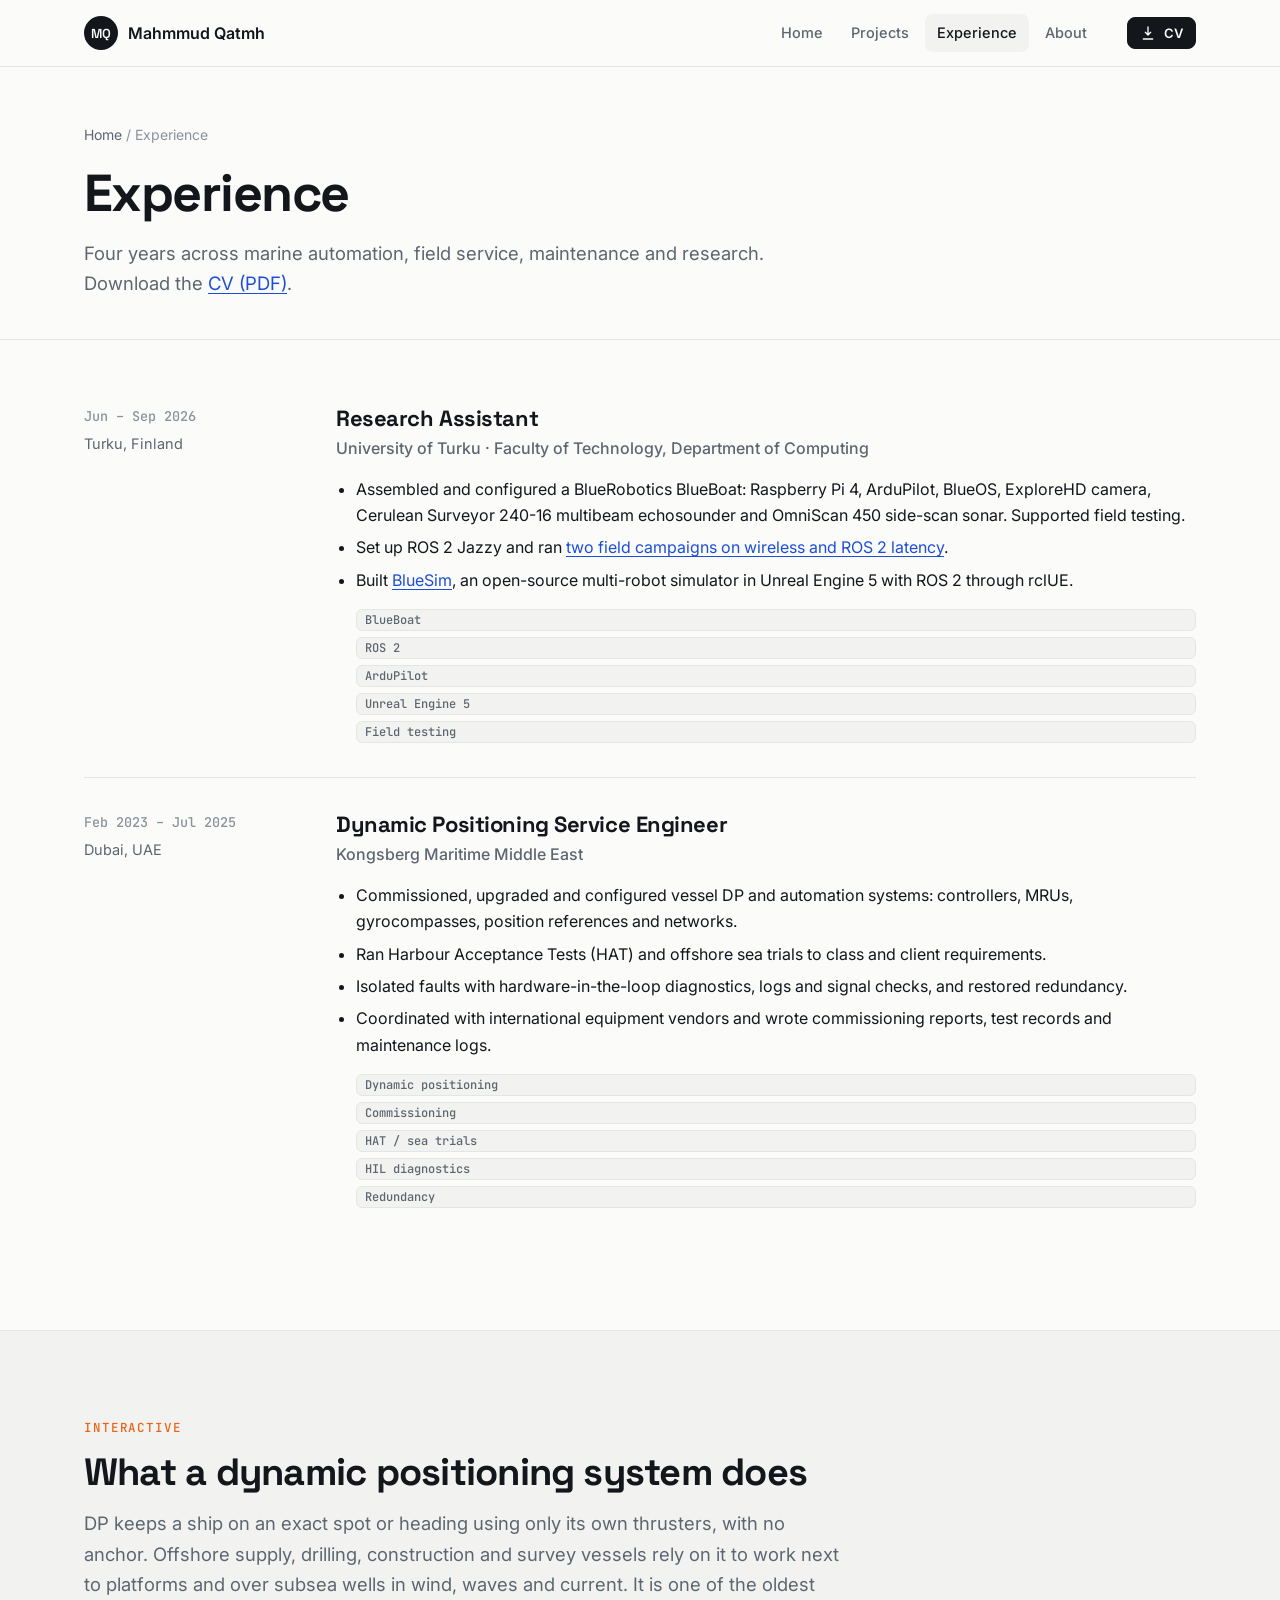
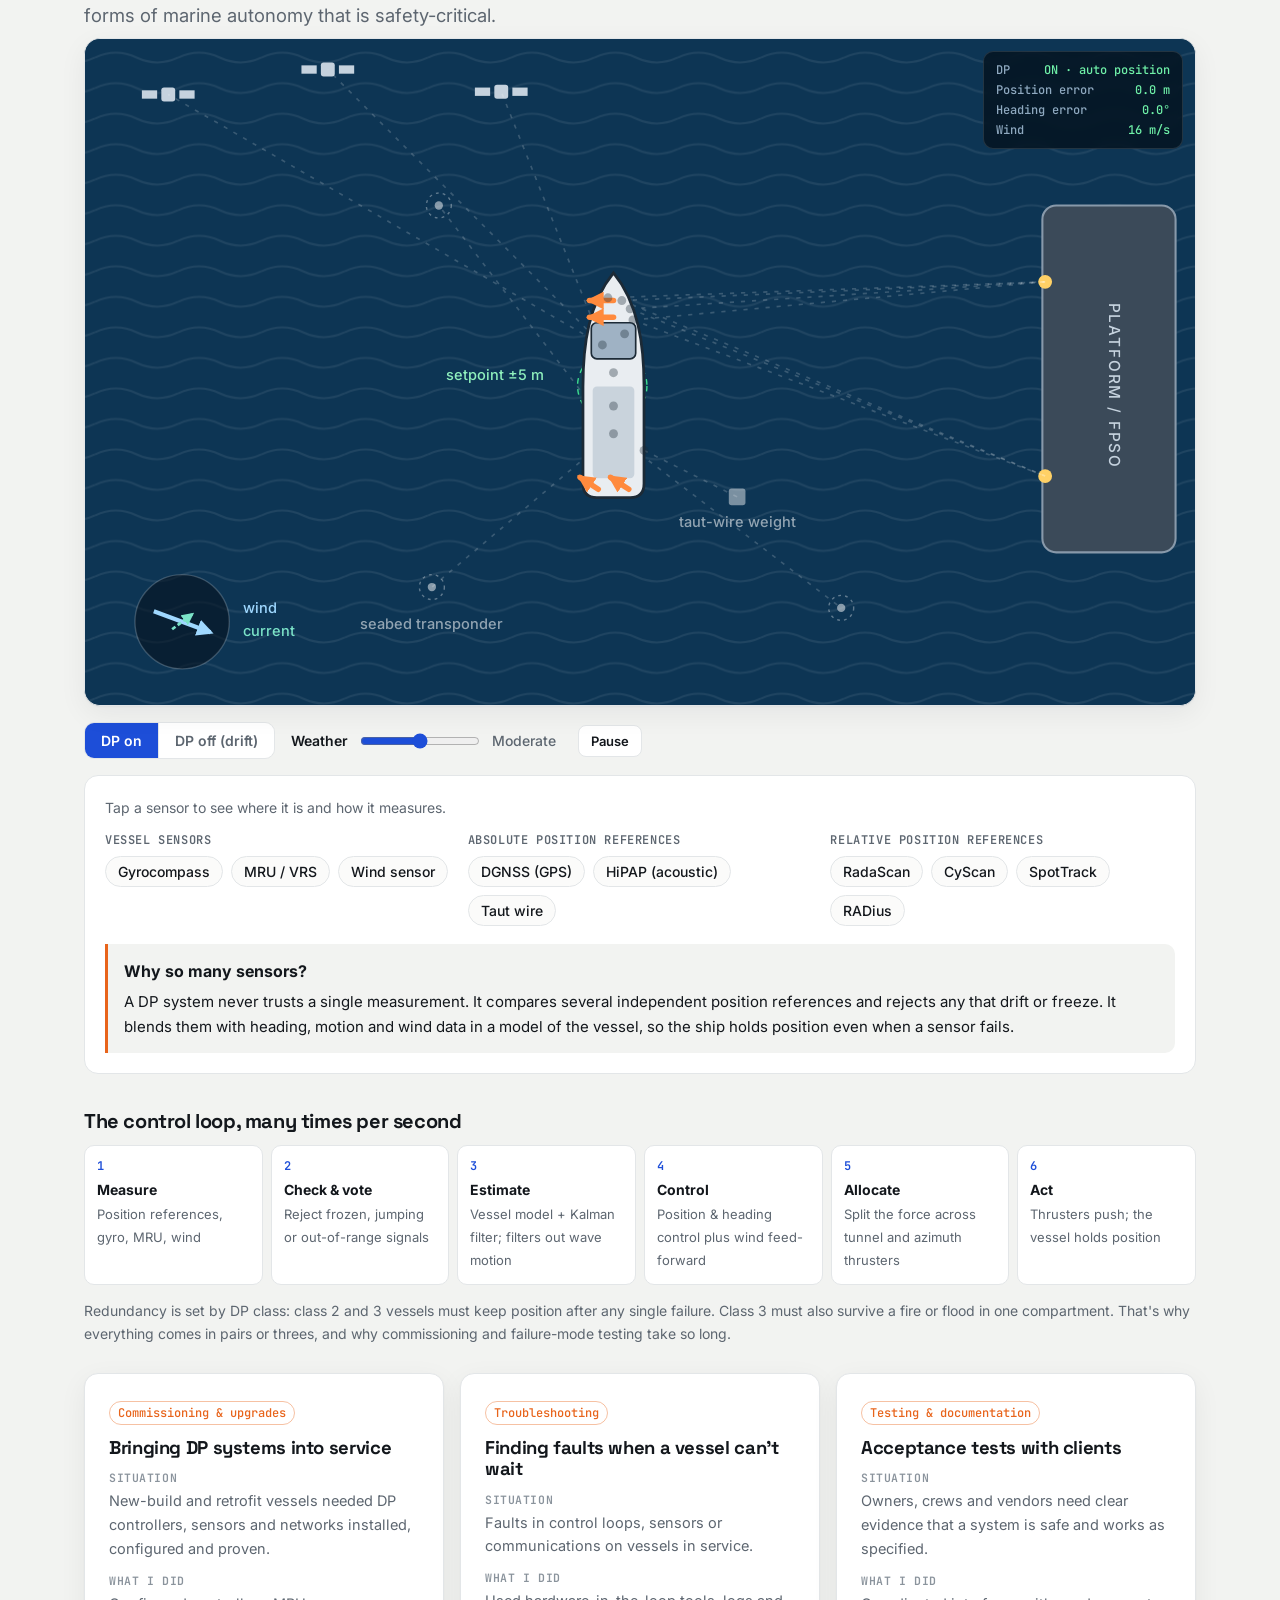
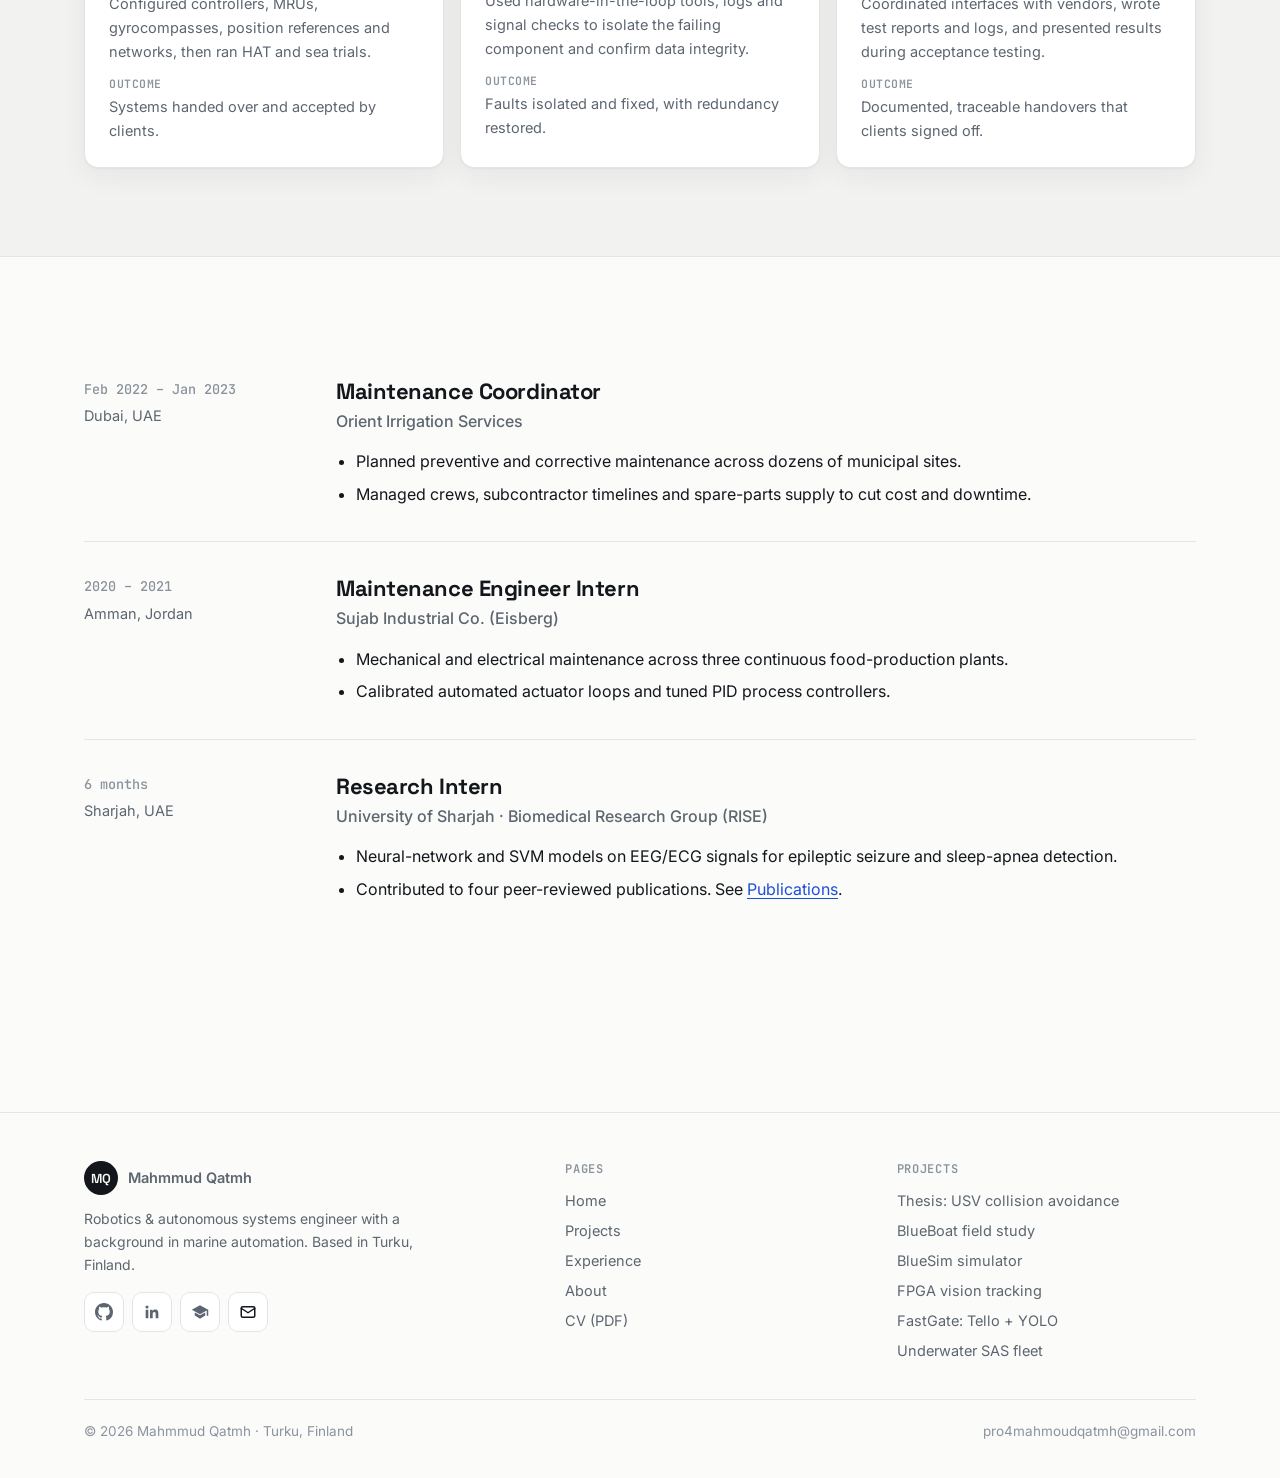
<file: experience.html>
<!doctype html>
<html lang="en">
<head>
<meta charset="utf-8">
<meta name="viewport" content="width=device-width, initial-scale=1">
<title>Experience · Mahmmud Qatmh</title>
<meta name="description" content="Experience of Mahmmud Qatmh: Kongsberg Maritime DP service engineer, University of Turku research assistant, and more, with an interactive dynamic positioning explainer.">
<meta name="author" content="Mahmmud Qatmh">
<meta property="og:title" content="Experience · Mahmmud Qatmh">
<meta property="og:description" content="Experience of Mahmmud Qatmh: Kongsberg Maritime DP service engineer, University of Turku research assistant, and more, with an interactive dynamic positioning explainer.">
<meta property="og:image" content="https://mahmmudqatmh.github.io/media/bluesim-multirobot.jpg">
<meta property="og:type" content="website">
<link rel="icon" href="data:image/svg+xml,%3Csvg xmlns='http://www.w3.org/2000/svg' viewBox='0 0 64 64'%3E%3Ccircle cx='32' cy='32' r='32' fill='%2313171c'/%3E%3Ctext x='32' y='41' font-family='Arial' font-weight='700' font-size='24' fill='white' text-anchor='middle'%3EMQ%3C/text%3E%3C/svg%3E">
<link rel="preconnect" href="https://fonts.googleapis.com">
<link rel="preconnect" href="https://fonts.gstatic.com" crossorigin>
<link href="https://fonts.googleapis.com/css2?family=Inter:wght@400;500;600;700&family=JetBrains+Mono:wght@400;500;600&family=Space+Grotesk:wght@500;600;700&display=swap" rel="stylesheet">
<link rel="stylesheet" href="styles.css?v=202611240638"><link rel="stylesheet" href="sims.css?v=202611240638">
</head>
<body>
<a class="skip" href="#main">Skip to content</a>
<header class="site-header">
  <div class="wrap header-inner">
    <a class="brand" href="index.html"><span class="mono">MQ</span><span>Mahmmud Qatmh</span></a>
    <nav class="nav" aria-label="Main"><a href="index.html">Home</a><a href="projects/index.html">Projects</a><a href="experience.html" aria-current="page">Experience</a><a href="about.html">About</a></nav>
    <a class="btn btn-small header-cv" href="Mahmmud_Qatmh_CV.pdf" download><svg viewBox="0 0 24 24" fill="none" stroke="currentColor" stroke-width="2" stroke-linecap="round" stroke-linejoin="round" aria-hidden="true"><path d="M12 3v12m0 0-4-4m4 4 4-4M5 21h14"/></svg>CV</a>
    <button class="menu-btn" aria-label="Menu" aria-expanded="false"><svg width="20" height="20" viewBox="0 0 24 24" fill="none" stroke="currentColor" stroke-width="2" stroke-linecap="round" aria-hidden="true"><path d="M4 7h16M4 12h16M4 17h16"/></svg></button>
  </div>
</header>
<main id="main">

<section class="page-head">
  <div class="wrap">
    <div class="crumbs"><a href="index.html">Home</a> / Experience</div>
    <h1>Experience</h1>
    <p class="lead narrow">Four years across marine automation, field service, maintenance and research. Download the <a href="Mahmmud_Qatmh_CV.pdf" download>CV (PDF)</a>.</p>
  </div>
</section>
<section class="section" style="padding-top:32px">
  <div class="wrap">
    <div class="xp" id="ra">
      <div><div class="when">Jun – Sep 2026</div><div class="where">Turku, Finland</div></div>
      <div>
        <h3>Research Assistant</h3>
        <div class="org">University of Turku · Faculty of Technology, Department of Computing</div>
        <ul>
          <li>Assembled and configured a BlueRobotics BlueBoat: Raspberry Pi 4, ArduPilot, BlueOS, ExploreHD camera, Cerulean Surveyor 240-16 multibeam echosounder and OmniScan 450 side-scan sonar. Supported field testing.</li>
          <li>Set up ROS&nbsp;2 Jazzy and ran <a href="projects/blueboat-communication.html">two field campaigns on wireless and ROS&nbsp;2 latency</a>.</li>
          <li>Built <a href="projects/bluesim.html">BlueSim</a>, an open-source multi-robot simulator in Unreal Engine 5 with ROS&nbsp;2 through rclUE.</li>
        </ul>
        <ul class="tags"><li>BlueBoat</li><li>ROS 2</li><li>ArduPilot</li><li>Unreal Engine 5</li><li>Field testing</li></ul>
      </div>
    </div>
    <div class="xp" id="kongsberg">
      <div><div class="when">Feb 2023 – Jul 2025</div><div class="where">Dubai, UAE</div></div>
      <div>
        <h3>Dynamic Positioning Service Engineer</h3>
        <div class="org">Kongsberg Maritime Middle East</div>
        <ul>
          <li>Commissioned, upgraded and configured vessel DP and automation systems: controllers, MRUs, gyrocompasses, position references and networks.</li>
          <li>Ran Harbour Acceptance Tests (HAT) and offshore sea trials to class and client requirements.</li>
          <li>Isolated faults with hardware-in-the-loop diagnostics, logs and signal checks, and restored redundancy.</li>
          <li>Coordinated with international equipment vendors and wrote commissioning reports, test records and maintenance logs.</li>
        </ul>
        <ul class="tags"><li>Dynamic positioning</li><li>Commissioning</li><li>HAT / sea trials</li><li>HIL diagnostics</li><li>Redundancy</li></ul>
      </div>
    </div>
  </div>
</section>
<section class="section alt" id="dp-explainer">
  <div class="wrap">
    <p class="eyebrow">Interactive</p>
    <h2 class="h2">What a dynamic positioning system does</h2>
    <p class="lead narrow" style="margin:14px 0 8px">DP keeps a ship on an exact spot or heading using only its own thrusters, with no anchor.
      Offshore supply, drilling, construction and survey vessels rely on it to work next to platforms and over subsea wells in wind, waves and current.
      It is one of the oldest forms of marine autonomy that is safety-critical.</p>
      <!-- ===== DP interactive ===== -->
      <div class="dp" id="dp" style="margin-top:0">
        <div class="dp-stage">
          <svg id="dp-svg" viewBox="0 0 800 480" role="img" aria-labelledby="dp-svg-title">
            <title id="dp-svg-title">Top-down animation of a vessel in dynamic positioning, with its position reference sensors</title>
          </svg>
          <div class="dp-hud" aria-live="off">
            <div><span>DP</span><b id="hud-mode">ON · auto position</b></div>
            <div><span>Position error</span><b id="hud-pos">0.0 m</b></div>
            <div><span>Heading error</span><b id="hud-hdg">0.0°</b></div>
            <div><span>Wind</span><b id="hud-wind">0 m/s</b></div>
          </div>
        </div>

        <div class="dp-controls">
          <div class="seg" role="group" aria-label="DP mode">
            <button type="button" data-dp="on" aria-pressed="true">DP on</button>
            <button type="button" data-dp="off" aria-pressed="false">DP off (drift)</button>
          </div>
          <label class="slider">Weather
            <input type="range" id="dp-weather" min="0" max="2" step="1" value="1" aria-valuetext="Moderate">
            <output id="dp-weather-label">Moderate</output>
          </label>
          <button type="button" class="btn btn-small btn-ghost" id="dp-pause">Pause</button>
        </div>

        <div class="dp-sensors">
          <p class="dp-hint">Tap a sensor to see where it is and how it measures.</p>
          <div class="sensor-groups">
            <div>
              <h4>Vessel sensors</h4>
              <div class="chips sensor-chips">
                <button type="button" data-sensor="gyro">Gyrocompass</button>
                <button type="button" data-sensor="mru">MRU / VRS</button>
                <button type="button" data-sensor="wind">Wind sensor</button>
              </div>
            </div>
            <div>
              <h4>Absolute position references</h4>
              <div class="chips sensor-chips">
                <button type="button" data-sensor="gnss">DGNSS (GPS)</button>
                <button type="button" data-sensor="hipap">HiPAP (acoustic)</button>
                <button type="button" data-sensor="taut">Taut wire</button>
              </div>
            </div>
            <div>
              <h4>Relative position references</h4>
              <div class="chips sensor-chips">
                <button type="button" data-sensor="radascan">RadaScan</button>
                <button type="button" data-sensor="cyscan">CyScan</button>
                <button type="button" data-sensor="spottrack">SpotTrack</button>
                <button type="button" data-sensor="radius">RADius</button>
              </div>
            </div>
          </div>
          <div class="sensor-info" id="sensor-info">
            <b>Why so many sensors?</b>
            <p>A DP system never trusts a single measurement. It compares several independent position references and
              rejects any that drift or freeze. It blends them with heading, motion and wind data in a model of the vessel,
              so the ship holds position even when a sensor fails.</p>
          </div>
        </div>

        <h3 class="h3 mt-m">The control loop, many times per second</h3>
        <ol class="loop" aria-label="DP control loop">
          <li><b>Measure</b><span>Position references, gyro, MRU, wind</span></li>
          <li><b>Check &amp; vote</b><span>Reject frozen, jumping or out-of-range signals</span></li>
          <li><b>Estimate</b><span>Vessel model + Kalman filter; filters out wave motion</span></li>
          <li><b>Control</b><span>Position &amp; heading control plus wind feed-forward</span></li>
          <li><b>Allocate</b><span>Split the force across tunnel and azimuth thrusters</span></li>
          <li><b>Act</b><span>Thrusters push; the vessel holds position</span></li>
        </ol>
        <p class="muted small">Redundancy is set by DP class: class 2 and 3 vessels must keep position after any single failure.
          Class 3 must also survive a fire or flood in one compartment. That's why everything comes in pairs or threes,
          and why commissioning and failure-mode testing take so long.</p>
      </div>


    <div class="cases">
      <article class="card case"><span class="tag">Commissioning &amp; upgrades</span><h3>Bringing DP systems into service</h3><dl>
        <dt>Situation</dt><dd>New-build and retrofit vessels needed DP controllers, sensors and networks installed, configured and proven.</dd>
        <dt>What I did</dt><dd>Configured controllers, MRUs, gyrocompasses, position references and networks, then ran HAT and sea trials.</dd>
        <dt>Outcome</dt><dd>Systems handed over and accepted by clients. <!-- ADD: number of vessels, vessel types --></dd></dl></article>
      <article class="card case"><span class="tag">Troubleshooting</span><h3>Finding faults when a vessel can't wait</h3><dl>
        <dt>Situation</dt><dd>Faults in control loops, sensors or communications on vessels in service.</dd>
        <dt>What I did</dt><dd>Used hardware-in-the-loop tools, logs and signal checks to isolate the failing component and confirm data integrity.</dd>
        <dt>Outcome</dt><dd>Faults isolated and fixed, with redundancy restored. <!-- ADD one real example --></dd></dl></article>
      <article class="card case"><span class="tag">Testing &amp; documentation</span><h3>Acceptance tests with clients</h3><dl>
        <dt>Situation</dt><dd>Owners, crews and vendors need clear evidence that a system is safe and works as specified.</dd>
        <dt>What I did</dt><dd>Coordinated interfaces with vendors, wrote test reports and logs, and presented results during acceptance testing.</dd>
        <dt>Outcome</dt><dd>Documented, traceable handovers that clients signed off.</dd></dl></article>
    </div>
  </div>
</section>
<section class="section">
  <div class="wrap">
    <div class="xp">
      <div><div class="when">Feb 2022 – Jan 2023</div><div class="where">Dubai, UAE</div></div>
      <div><h3>Maintenance Coordinator</h3><div class="org">Orient Irrigation Services</div>
        <ul><li>Planned preventive and corrective maintenance across dozens of municipal sites.</li><li>Managed crews, subcontractor timelines and spare-parts supply to cut cost and downtime.</li></ul></div>
    </div>
    <div class="xp">
      <div><div class="when">2020 – 2021</div><div class="where">Amman, Jordan</div></div>
      <div><h3>Maintenance Engineer Intern</h3><div class="org">Sujab Industrial Co. (Eisberg)</div>
        <ul><li>Mechanical and electrical maintenance across three continuous food-production plants.</li><li>Calibrated automated actuator loops and tuned PID process controllers.</li></ul></div>
    </div>
    <div class="xp">
      <div><div class="when">6 months</div><div class="where">Sharjah, UAE</div></div>
      <div><h3>Research Intern</h3><div class="org">University of Sharjah · Biomedical Research Group (RISE)</div>
        <ul><li>Neural-network and SVM models on EEG/ECG signals for epileptic seizure and sleep-apnea detection.</li><li>Contributed to four peer-reviewed publications. See <a href="about.html#publications">Publications</a>.</li></ul></div>
    </div>
  </div>
</section>
</main>
<footer class="site-footer">
  <div class="wrap">
    <div class="footer-grid">
      <div>
        <a class="brand" href="index.html"><span class="mono">MQ</span><span>Mahmmud Qatmh</span></a>
        <p class="muted small" style="max-width:340px;margin-top:12px">Robotics &amp; autonomous systems engineer with a background in marine automation. Based in Turku, Finland.</p>
        <div class="icon-row mt-s">
          <a class="icon-btn" href="https://github.com/MahmmudQatmh" target="_blank" rel="noopener" aria-label="GitHub"><svg viewBox="0 0 16 16" fill="currentColor" aria-hidden="true"><path d="M8 0C3.58 0 0 3.58 0 8c0 3.54 2.29 6.53 5.47 7.59.4.07.55-.17.55-.38 0-.19-.01-.82-.01-1.49-2.01.37-2.53-.49-2.69-.94-.09-.23-.48-.94-.82-1.13-.28-.15-.68-.52-.01-.53.63-.01 1.08.58 1.23.82.72 1.21 1.87.87 2.33.66.07-.52.28-.87.51-1.07-1.78-.2-3.64-.89-3.64-3.95 0-.87.31-1.59.82-2.15-.08-.2-.36-1.02.08-2.12 0 0 .67-.21 2.2.82.64-.18 1.32-.27 2-.27.68 0 1.36.09 2 .27 1.53-1.04 2.2-.82 2.2-.82.44 1.1.16 1.92.08 2.12.51.56.82 1.27.82 2.15 0 3.07-1.87 3.75-3.65 3.95.29.25.54.73.54 1.48 0 1.07-.01 1.93-.01 2.2 0 .21.15.46.55.38A8.01 8.01 0 0016 8c0-4.42-3.58-8-8-8z"/></svg></a>
          <a class="icon-btn" href="https://www.linkedin.com/in/mahmmud-qatmh-151688215/" target="_blank" rel="noopener" aria-label="LinkedIn"><svg viewBox="0 0 24 24" fill="currentColor" aria-hidden="true"><path d="M20.45 20.45h-3.55v-5.57c0-1.33-.03-3.04-1.85-3.04-1.85 0-2.14 1.45-2.14 2.94v5.67H9.36V9h3.41v1.56h.05c.48-.9 1.64-1.85 3.37-1.85 3.6 0 4.27 2.37 4.27 5.46v6.28zM5.34 7.43a2.06 2.06 0 110-4.12 2.06 2.06 0 010 4.12zM7.12 20.45H3.56V9h3.56v11.45z"/></svg></a>
          <a class="icon-btn" href="https://scholar.google.com/citations?view_op=search_authors&mauthors=Mahmmud+Qatmh" target="_blank" rel="noopener" aria-label="Google Scholar"><svg viewBox="0 0 24 24" fill="currentColor" aria-hidden="true"><path d="M12 3 1 9l11 6 9-4.91V17h2V9L12 3zm-6.82 9.5L5 13.18v3.64L12 21l7-4.18v-3.64l-.18-.68L12 16.27 5.18 12.5z"/></svg></a>
          <button class="icon-btn" data-open-email aria-label="Email"><svg viewBox="0 0 24 24" fill="none" stroke="currentColor" stroke-width="2" stroke-linecap="round" stroke-linejoin="round" aria-hidden="true"><rect x="3" y="5" width="18" height="14" rx="2"/><path d="m3 7 9 6 9-6"/></svg></button>
        </div>
      </div>
      <div><h4>Pages</h4><ul><li><a href="index.html">Home</a></li><li><a href="projects/index.html">Projects</a></li><li><a href="experience.html">Experience</a></li><li><a href="about.html">About</a></li><li><a href="Mahmmud_Qatmh_CV.pdf" download>CV (PDF)</a></li></ul></div>
      <div><h4>Projects</h4><ul><li><a href="projects/thesis-usv-collision-avoidance.html">Thesis: USV collision avoidance</a></li><li><a href="projects/blueboat-communication.html">BlueBoat field study</a></li><li><a href="projects/bluesim.html">BlueSim simulator</a></li><li><a href="projects/fpga-vision-tracking.html">FPGA vision tracking</a></li><li><a href="projects/fastgate-tello.html">FastGate: Tello + YOLO</a></li><li><a href="projects/underwater-sas-fleet.html">Underwater SAS fleet</a></li></ul></div>
    </div>
    <div class="footer-bottom"><span>© 2026 Mahmmud Qatmh · Turku, Finland</span><span>pro4mahmoudqatmh@gmail.com</span></div>
  </div>
</footer>
<script src="main.js?v=202611240638"></script><script src="dp.js?v=202611240638"></script>
</body>
</html>
</file>
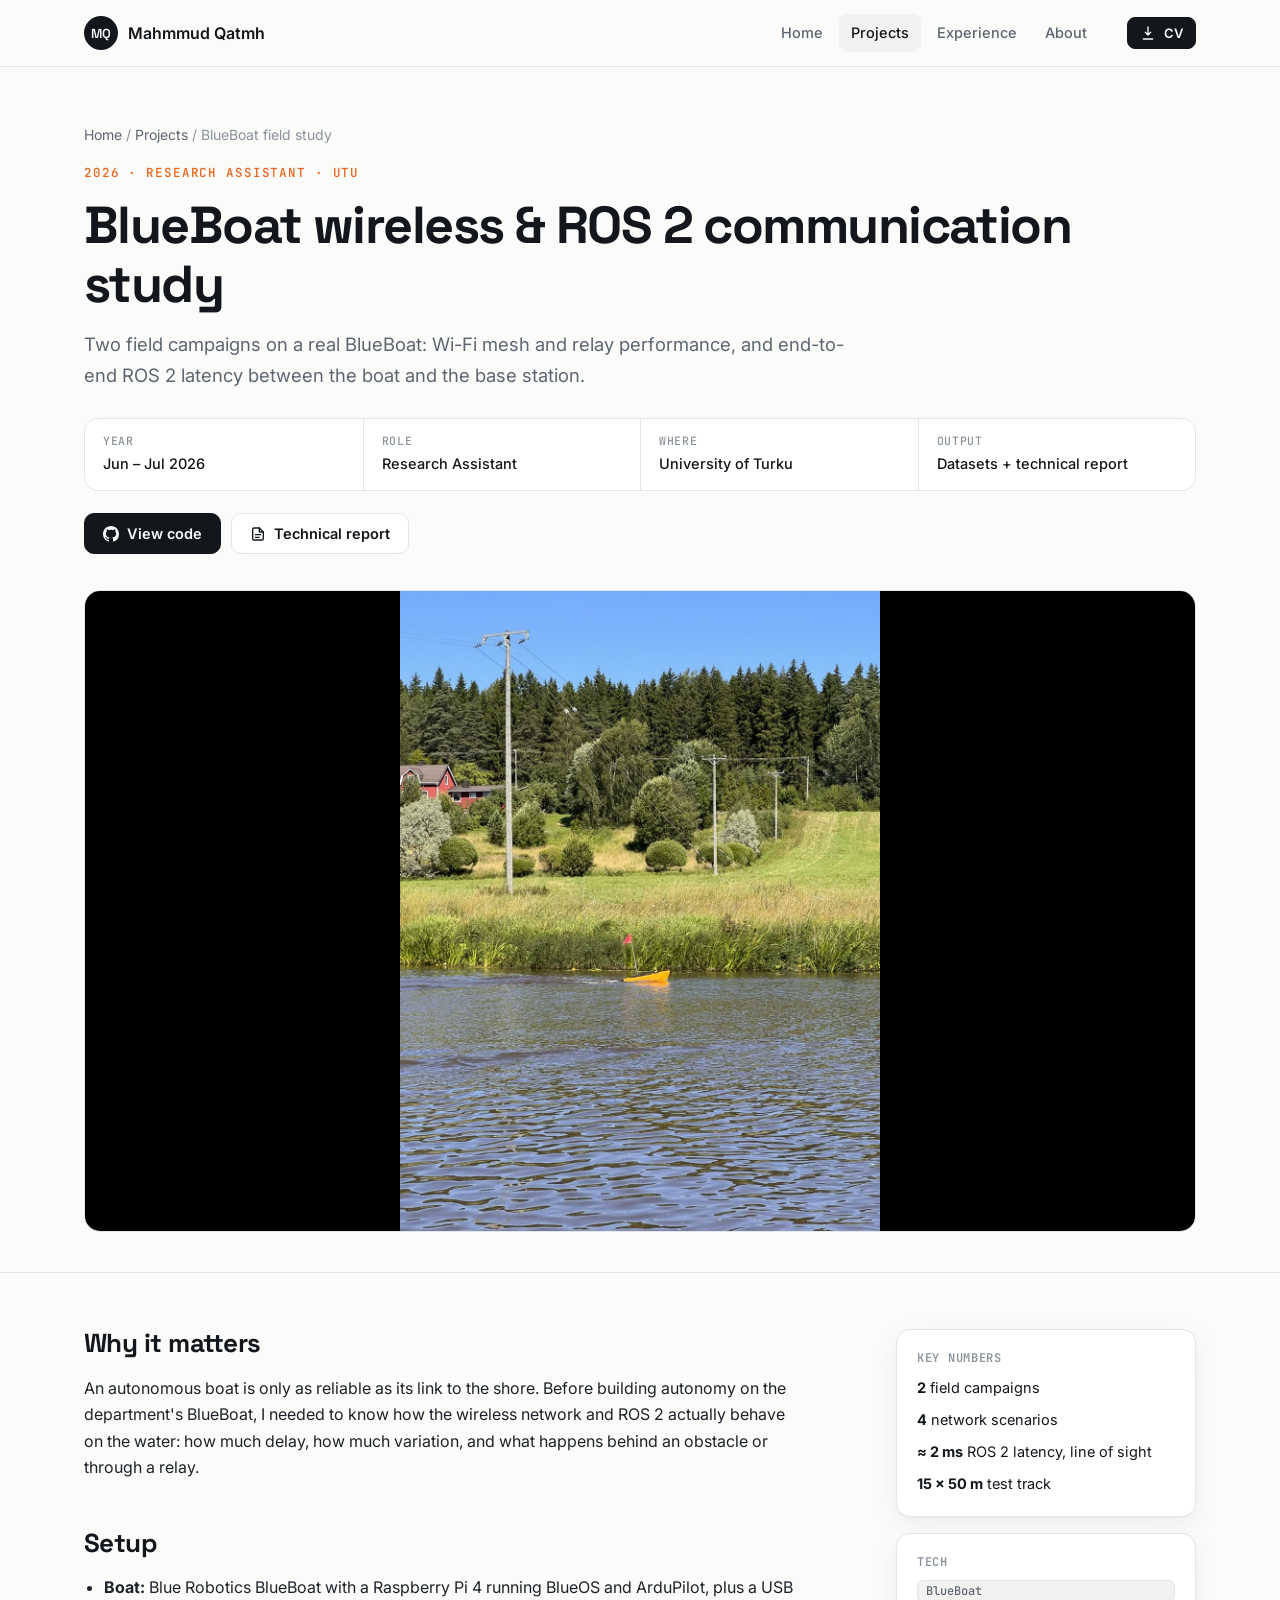
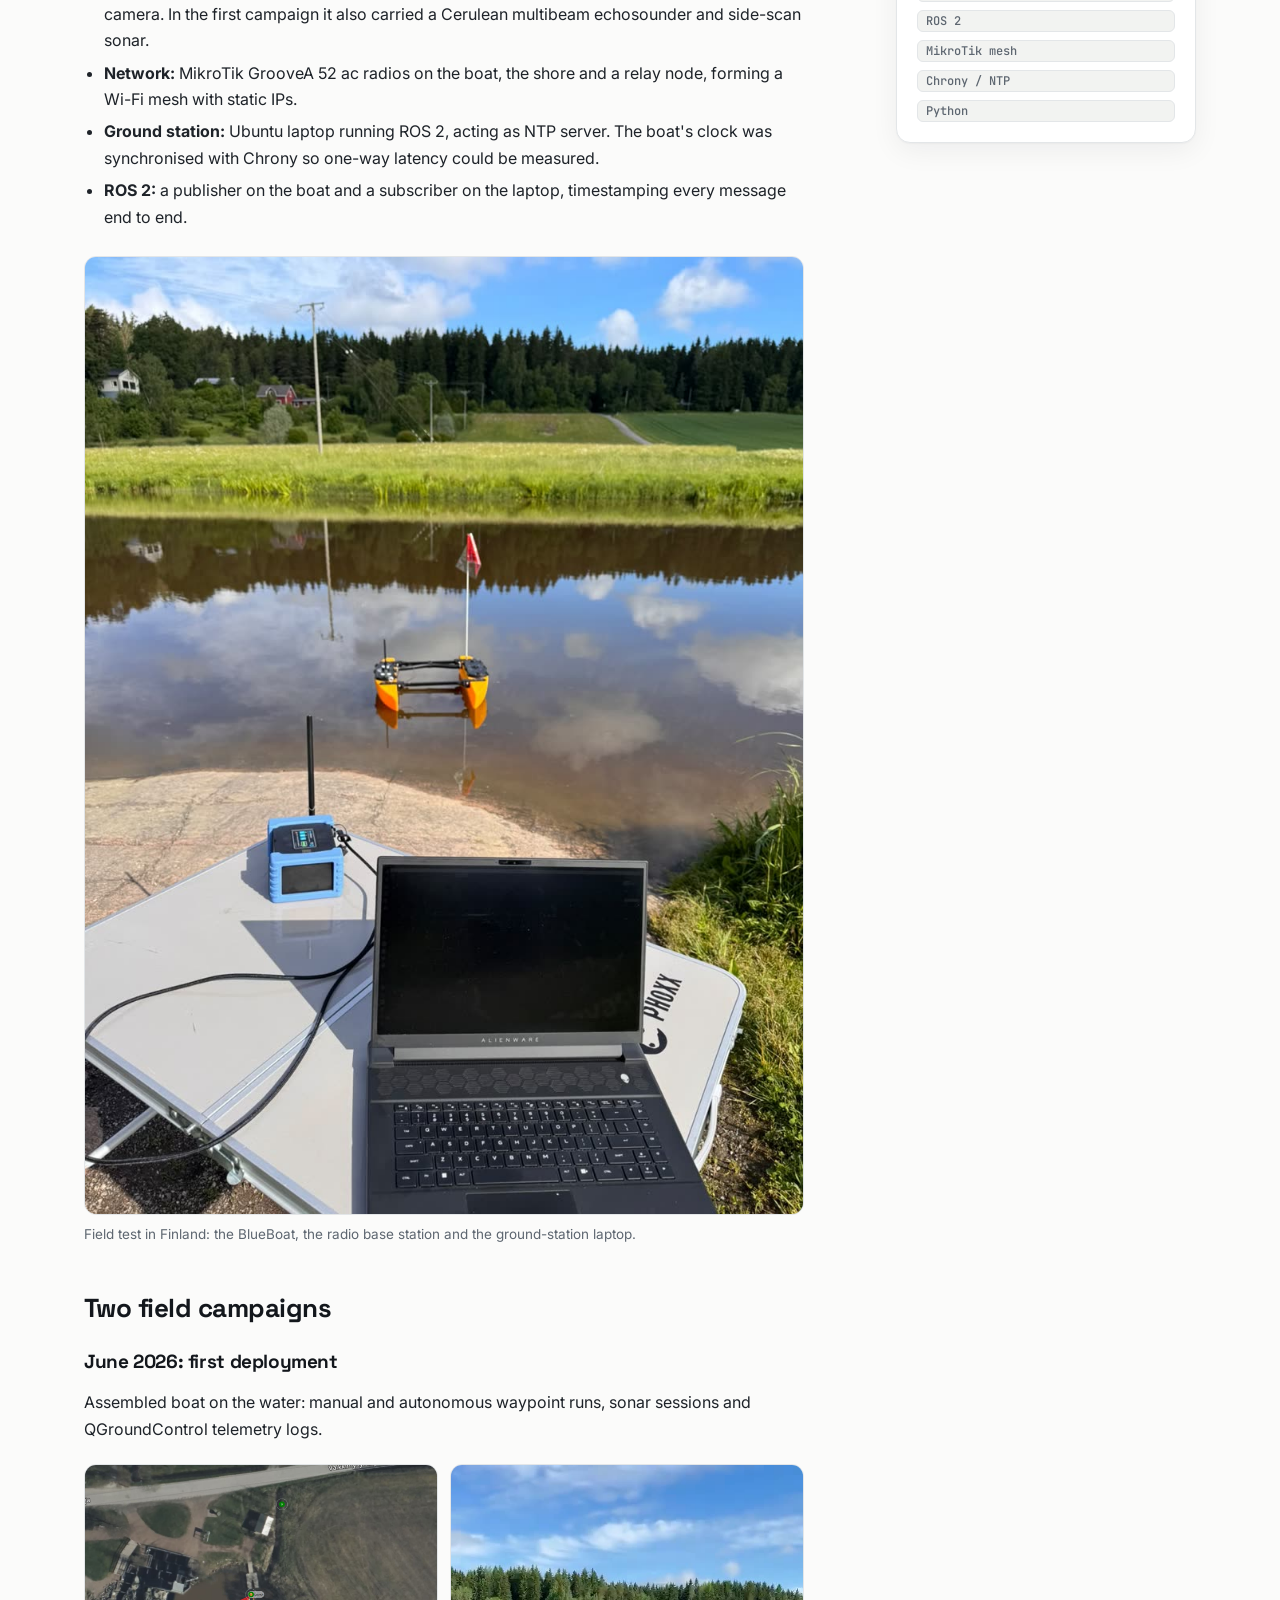
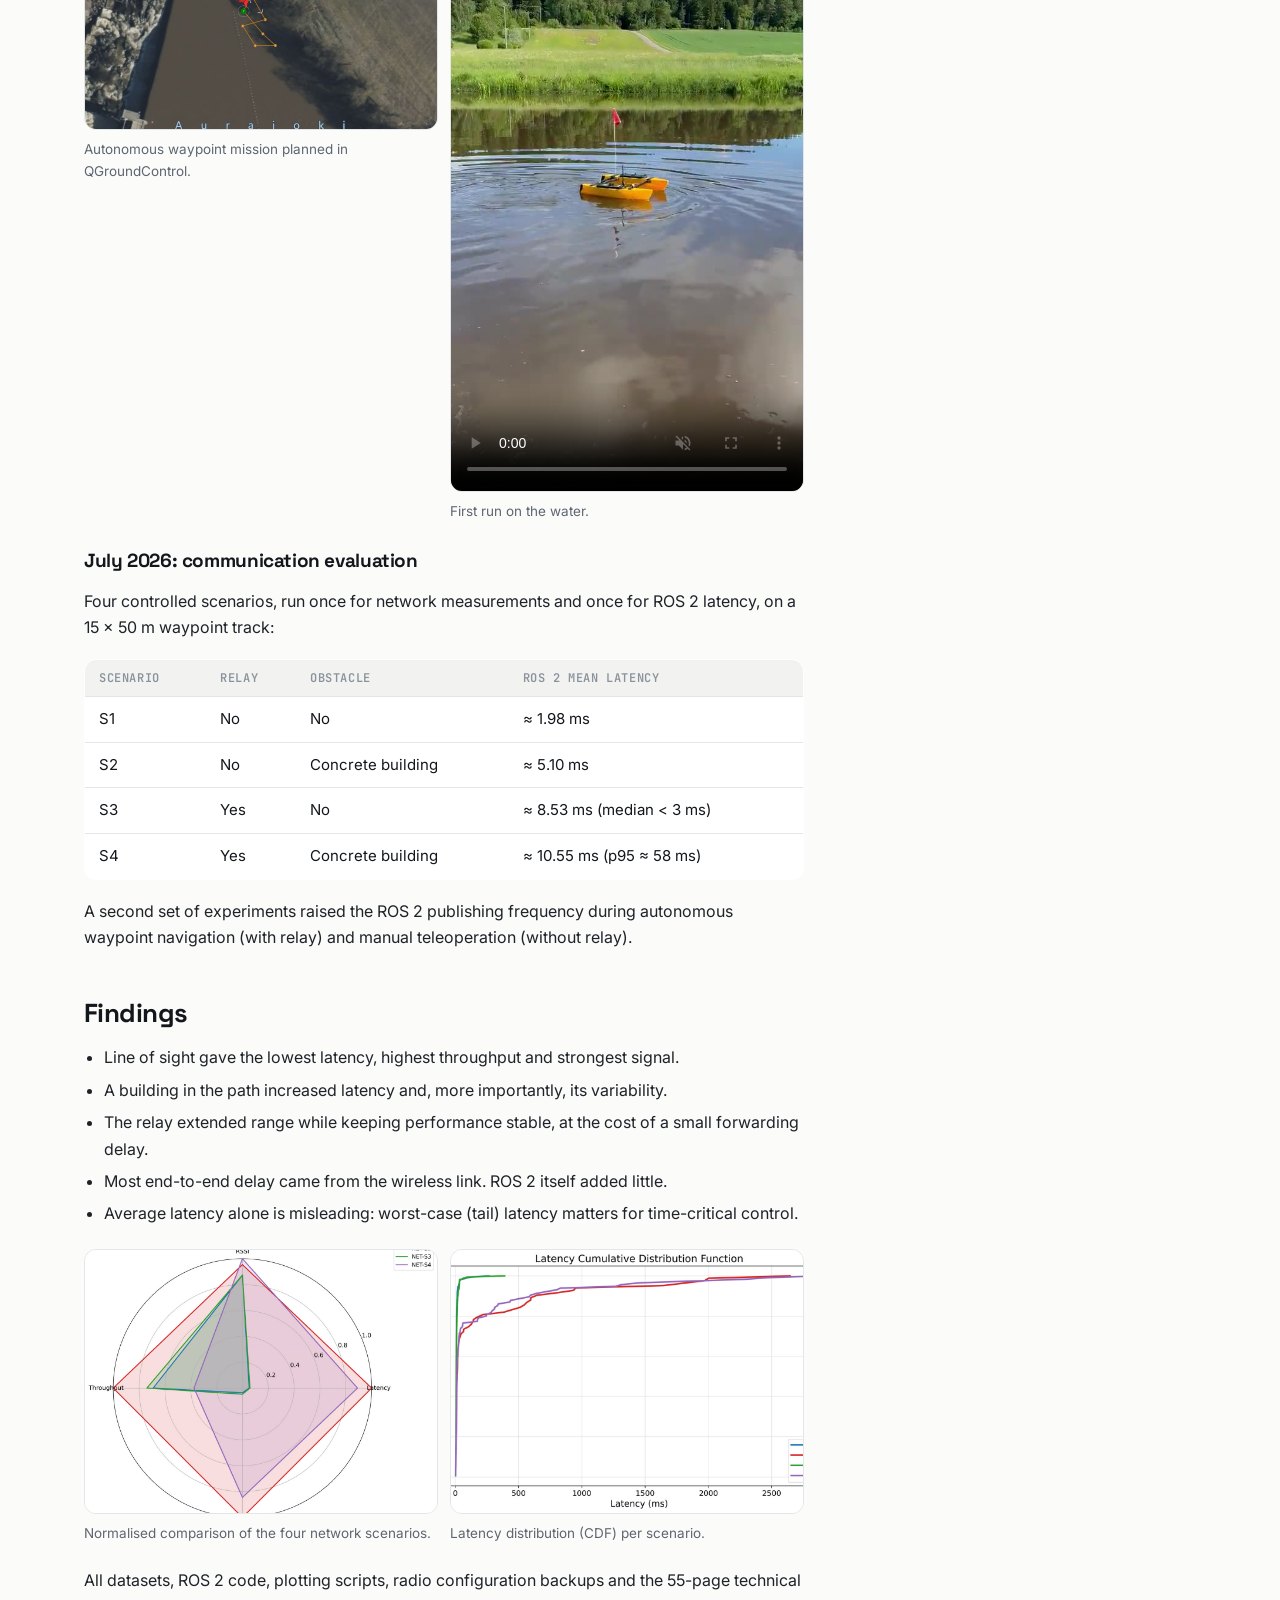
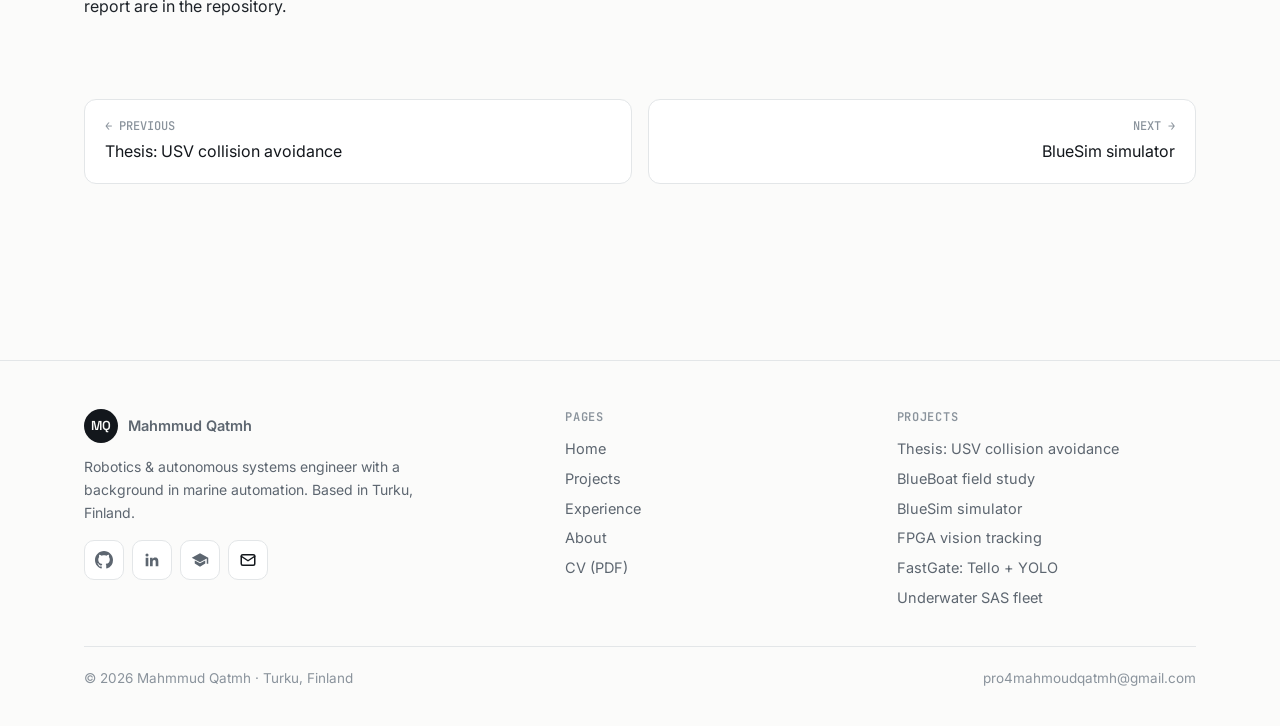
<file: projects/blueboat-communication.html>
<!doctype html>
<html lang="en">
<head>
<meta charset="utf-8">
<meta name="viewport" content="width=device-width, initial-scale=1">
<title>BlueBoat wireless &amp; ROS 2 communication study · Mahmmud Qatmh</title>
<meta name="description" content="Field study on a real BlueBoat: Wi-Fi mesh, relay and obstacle effects, and end-to-end ROS 2 latency between boat and base station.">
<meta name="author" content="Mahmmud Qatmh">
<meta property="og:title" content="BlueBoat wireless &amp; ROS 2 communication study · Mahmmud Qatmh">
<meta property="og:description" content="Field study on a real BlueBoat: Wi-Fi mesh, relay and obstacle effects, and end-to-end ROS 2 latency between boat and base station.">
<meta property="og:image" content="https://mahmmudqatmh.github.io/media/bb-ground2.jpg">
<meta property="og:type" content="website">
<link rel="icon" href="data:image/svg+xml,%3Csvg xmlns='http://www.w3.org/2000/svg' viewBox='0 0 64 64'%3E%3Ccircle cx='32' cy='32' r='32' fill='%2313171c'/%3E%3Ctext x='32' y='41' font-family='Arial' font-weight='700' font-size='24' fill='white' text-anchor='middle'%3EMQ%3C/text%3E%3C/svg%3E">
<link rel="preconnect" href="https://fonts.googleapis.com">
<link rel="preconnect" href="https://fonts.gstatic.com" crossorigin>
<link href="https://fonts.googleapis.com/css2?family=Inter:wght@400;500;600;700&family=JetBrains+Mono:wght@400;500;600&family=Space+Grotesk:wght@500;600;700&display=swap" rel="stylesheet">
<link rel="stylesheet" href="../styles.css?v=202611240638">
</head>
<body>
<a class="skip" href="#main">Skip to content</a>
<header class="site-header">
  <div class="wrap header-inner">
    <a class="brand" href="../index.html"><span class="mono">MQ</span><span>Mahmmud Qatmh</span></a>
    <nav class="nav" aria-label="Main"><a href="../index.html">Home</a><a href="../projects/index.html" aria-current="page">Projects</a><a href="../experience.html">Experience</a><a href="../about.html">About</a></nav>
    <a class="btn btn-small header-cv" href="../Mahmmud_Qatmh_CV.pdf" download><svg viewBox="0 0 24 24" fill="none" stroke="currentColor" stroke-width="2" stroke-linecap="round" stroke-linejoin="round" aria-hidden="true"><path d="M12 3v12m0 0-4-4m4 4 4-4M5 21h14"/></svg>CV</a>
    <button class="menu-btn" aria-label="Menu" aria-expanded="false"><svg width="20" height="20" viewBox="0 0 24 24" fill="none" stroke="currentColor" stroke-width="2" stroke-linecap="round" aria-hidden="true"><path d="M4 7h16M4 12h16M4 17h16"/></svg></button>
  </div>
</header>
<main id="main">

<section class="page-head">
  <div class="wrap">
    <div class="crumbs"><a href="../index.html">Home</a> / <a href="../projects/index.html">Projects</a> / BlueBoat field study</div>
    <p class="eyebrow">2026 · Research Assistant · UTU</p>
    <h1>BlueBoat wireless &amp; ROS 2 communication study</h1>
    <p class="lead narrow">Two field campaigns on a real BlueBoat: Wi-Fi mesh and relay performance, and end-to-end ROS 2 latency between the boat and the base station.</p>
    <dl class="proj-meta"><div><dt>Year</dt><dd>Jun – Jul 2026</dd></div><div><dt>Role</dt><dd>Research Assistant</dd></div><div><dt>Where</dt><dd>University of Turku</dd></div><div><dt>Output</dt><dd>Datasets + technical report</dd></div></dl>
    <div class="btn-row"><a class="btn" href="https://github.com/MahmmudQatmh/BlueBoat" target="_blank" rel="noopener"><svg viewBox="0 0 16 16" fill="currentColor" aria-hidden="true"><path d="M8 0C3.58 0 0 3.58 0 8c0 3.54 2.29 6.53 5.47 7.59.4.07.55-.17.55-.38 0-.19-.01-.82-.01-1.49-2.01.37-2.53-.49-2.69-.94-.09-.23-.48-.94-.82-1.13-.28-.15-.68-.52-.01-.53.63-.01 1.08.58 1.23.82.72 1.21 1.87.87 2.33.66.07-.52.28-.87.51-1.07-1.78-.2-3.64-.89-3.64-3.95 0-.87.31-1.59.82-2.15-.08-.2-.36-1.02.08-2.12 0 0 .67-.21 2.2.82.64-.18 1.32-.27 2-.27.68 0 1.36.09 2 .27 1.53-1.04 2.2-.82 2.2-.82.44 1.1.16 1.92.08 2.12.51.56.82 1.27.82 2.15 0 3.07-1.87 3.75-3.65 3.95.29.25.54.73.54 1.48 0 1.07-.01 1.93-.01 2.2 0 .21.15.46.55.38A8.01 8.01 0 0016 8c0-4.42-3.58-8-8-8z"/></svg>View code</a><a class="btn btn-ghost" href="https://github.com/MahmmudQatmh/BlueBoat/blob/main/Documentation/BlueBoat_Latency_Experiments___Field_Tests.pdf" target="_blank" rel="noopener"><svg viewBox="0 0 24 24" fill="none" stroke="currentColor" stroke-width="2" stroke-linecap="round" stroke-linejoin="round" aria-hidden="true"><path d="M14 3H6a2 2 0 0 0-2 2v14a2 2 0 0 0 2 2h12a2 2 0 0 0 2-2V9z"/><path d="M14 3v6h6M8 13h8M8 17h6"/></svg>Technical report</a></div>
    <figure class="hero-media"><img src="../media/bb-ground2.jpg" alt="The BlueBoat on a lake in Finland during the communication field test"></figure>
  </div>
</section>
<section class="section" style="padding-top:56px">
  <div class="wrap prose-grid">
    <article class="prose">
<h2>Why it matters</h2>
<p>An autonomous boat is only as reliable as its link to the shore. Before building autonomy on the department's BlueBoat, I needed to
know how the wireless network and ROS&nbsp;2 actually behave on the water: how much delay, how much variation, and what happens behind
an obstacle or through a relay.</p>
<h2>Setup</h2>
<ul>
  <li><b>Boat:</b> Blue Robotics BlueBoat with a Raspberry Pi 4 running BlueOS and ArduPilot, plus a USB camera. In the first campaign it also carried a Cerulean multibeam echosounder and side-scan sonar.</li>
  <li><b>Network:</b> MikroTik GrooveA 52 ac radios on the boat, the shore and a relay node, forming a Wi-Fi mesh with static IPs.</li>
  <li><b>Ground station:</b> Ubuntu laptop running ROS&nbsp;2, acting as NTP server. The boat's clock was synchronised with Chrony so one-way latency could be measured.</li>
  <li><b>ROS&nbsp;2:</b> a publisher on the boat and a subscriber on the laptop, timestamping every message end to end.</li>
</ul>
<figure class=""><img src="../media/blueboat-field.jpg" alt="Field test in Finland: the BlueBoat, the radio base station and the ground-station laptop." loading="lazy"><figcaption>Field test in Finland: the BlueBoat, the radio base station and the ground-station laptop.</figcaption></figure>
<h2>Two field campaigns</h2>
<h3>June 2026: first deployment</h3>
<p>Assembled boat on the water: manual and autonomous waypoint runs, sonar sessions and QGroundControl telemetry logs.</p>
<div class="gallery">
  <figure class=""><img src="../media/bb-waypoints.jpg" alt="Autonomous waypoint mission planned in QGroundControl." loading="lazy"><figcaption>Autonomous waypoint mission planned in QGroundControl.</figcaption></figure>
  <figure><video src="../media/blueboat-firstrun.mp4" poster="../media/blueboat-firstrun.jpg" controls muted playsinline preload="metadata"></video><figcaption>First run on the water.</figcaption></figure>
</div>
<h3>July 2026: communication evaluation</h3>
<p>Four controlled scenarios, run once for network measurements and once for ROS&nbsp;2 latency, on a 15&nbsp;×&nbsp;50&nbsp;m waypoint track:</p>
<table class="t">
  <thead><tr><th>Scenario</th><th>Relay</th><th>Obstacle</th><th>ROS 2 mean latency</th></tr></thead>
  <tbody>
    <tr><td>S1</td><td>No</td><td>No</td><td>≈ 1.98 ms</td></tr>
    <tr><td>S2</td><td>No</td><td>Concrete building</td><td>≈ 5.10 ms</td></tr>
    <tr><td>S3</td><td>Yes</td><td>No</td><td>≈ 8.53 ms (median &lt; 3 ms)</td></tr>
    <tr><td>S4</td><td>Yes</td><td>Concrete building</td><td>≈ 10.55 ms (p95 ≈ 58 ms)</td></tr>
  </tbody>
</table>
<p>A second set of experiments raised the ROS&nbsp;2 publishing frequency during autonomous waypoint navigation (with relay) and manual teleoperation (without relay).</p>
<h2>Findings</h2>
<ul>
  <li>Line of sight gave the lowest latency, highest throughput and strongest signal.</li>
  <li>A building in the path increased latency and, more importantly, its variability.</li>
  <li>The relay extended range while keeping performance stable, at the cost of a small forwarding delay.</li>
  <li>Most end-to-end delay came from the wireless link. ROS&nbsp;2 itself added little.</li>
  <li>Average latency alone is misleading: worst-case (tail) latency matters for time-critical control.</li>
</ul>
<div class="gallery">
  <figure class=""><img src="../media/bb-radar.jpg" alt="Normalised comparison of the four network scenarios." loading="lazy"><figcaption>Normalised comparison of the four network scenarios.</figcaption></figure>
  <figure class=""><img src="../media/bb-latency-cdf.jpg" alt="Latency distribution (CDF) per scenario." loading="lazy"><figcaption>Latency distribution (CDF) per scenario.</figcaption></figure>
</div>
<p>All datasets, ROS&nbsp;2 code, plotting scripts, radio configuration backups and the 55-page technical report are in the repository.</p></article>
    <aside class="aside"><div class="card"><h4>Key numbers</h4><ul><li><b>2</b> field campaigns</li><li><b>4</b> network scenarios</li><li><b>≈ 2 ms</b> ROS 2 latency, line of sight</li><li><b>15 × 50 m</b> test track</li></ul></div><div class="card"><h4>Tech</h4><ul class="tags"><li>BlueBoat</li><li>ROS 2</li><li>MikroTik mesh</li><li>Chrony / NTP</li><li>Python</li></ul></div></aside>
  </div>
  <div class="wrap">
    <nav class="pager" aria-label="More projects">
      <a href="../projects/thesis-usv-collision-avoidance.html"><span>← Previous</span>Thesis: USV collision avoidance</a>
      <a class="next" href="../projects/bluesim.html"><span>Next →</span>BlueSim simulator</a>
    </nav>
  </div>
</section>
</main>
<footer class="site-footer">
  <div class="wrap">
    <div class="footer-grid">
      <div>
        <a class="brand" href="../index.html"><span class="mono">MQ</span><span>Mahmmud Qatmh</span></a>
        <p class="muted small" style="max-width:340px;margin-top:12px">Robotics &amp; autonomous systems engineer with a background in marine automation. Based in Turku, Finland.</p>
        <div class="icon-row mt-s">
          <a class="icon-btn" href="https://github.com/MahmmudQatmh" target="_blank" rel="noopener" aria-label="GitHub"><svg viewBox="0 0 16 16" fill="currentColor" aria-hidden="true"><path d="M8 0C3.58 0 0 3.58 0 8c0 3.54 2.29 6.53 5.47 7.59.4.07.55-.17.55-.38 0-.19-.01-.82-.01-1.49-2.01.37-2.53-.49-2.69-.94-.09-.23-.48-.94-.82-1.13-.28-.15-.68-.52-.01-.53.63-.01 1.08.58 1.23.82.72 1.21 1.87.87 2.33.66.07-.52.28-.87.51-1.07-1.78-.2-3.64-.89-3.64-3.95 0-.87.31-1.59.82-2.15-.08-.2-.36-1.02.08-2.12 0 0 .67-.21 2.2.82.64-.18 1.32-.27 2-.27.68 0 1.36.09 2 .27 1.53-1.04 2.2-.82 2.2-.82.44 1.1.16 1.92.08 2.12.51.56.82 1.27.82 2.15 0 3.07-1.87 3.75-3.65 3.95.29.25.54.73.54 1.48 0 1.07-.01 1.93-.01 2.2 0 .21.15.46.55.38A8.01 8.01 0 0016 8c0-4.42-3.58-8-8-8z"/></svg></a>
          <a class="icon-btn" href="https://www.linkedin.com/in/mahmmud-qatmh-151688215/" target="_blank" rel="noopener" aria-label="LinkedIn"><svg viewBox="0 0 24 24" fill="currentColor" aria-hidden="true"><path d="M20.45 20.45h-3.55v-5.57c0-1.33-.03-3.04-1.85-3.04-1.85 0-2.14 1.45-2.14 2.94v5.67H9.36V9h3.41v1.56h.05c.48-.9 1.64-1.85 3.37-1.85 3.6 0 4.27 2.37 4.27 5.46v6.28zM5.34 7.43a2.06 2.06 0 110-4.12 2.06 2.06 0 010 4.12zM7.12 20.45H3.56V9h3.56v11.45z"/></svg></a>
          <a class="icon-btn" href="https://scholar.google.com/citations?view_op=search_authors&mauthors=Mahmmud+Qatmh" target="_blank" rel="noopener" aria-label="Google Scholar"><svg viewBox="0 0 24 24" fill="currentColor" aria-hidden="true"><path d="M12 3 1 9l11 6 9-4.91V17h2V9L12 3zm-6.82 9.5L5 13.18v3.64L12 21l7-4.18v-3.64l-.18-.68L12 16.27 5.18 12.5z"/></svg></a>
          <button class="icon-btn" data-open-email aria-label="Email"><svg viewBox="0 0 24 24" fill="none" stroke="currentColor" stroke-width="2" stroke-linecap="round" stroke-linejoin="round" aria-hidden="true"><rect x="3" y="5" width="18" height="14" rx="2"/><path d="m3 7 9 6 9-6"/></svg></button>
        </div>
      </div>
      <div><h4>Pages</h4><ul><li><a href="../index.html">Home</a></li><li><a href="../projects/index.html">Projects</a></li><li><a href="../experience.html">Experience</a></li><li><a href="../about.html">About</a></li><li><a href="../Mahmmud_Qatmh_CV.pdf" download>CV (PDF)</a></li></ul></div>
      <div><h4>Projects</h4><ul><li><a href="../projects/thesis-usv-collision-avoidance.html">Thesis: USV collision avoidance</a></li><li><a href="../projects/blueboat-communication.html">BlueBoat field study</a></li><li><a href="../projects/bluesim.html">BlueSim simulator</a></li><li><a href="../projects/fpga-vision-tracking.html">FPGA vision tracking</a></li><li><a href="../projects/fastgate-tello.html">FastGate: Tello + YOLO</a></li><li><a href="../projects/underwater-sas-fleet.html">Underwater SAS fleet</a></li></ul></div>
    </div>
    <div class="footer-bottom"><span>© 2026 Mahmmud Qatmh · Turku, Finland</span><span>pro4mahmoudqatmh@gmail.com</span></div>
  </div>
</footer>
<script src="../main.js?v=202611240638"></script>
</body>
</html>
</file>
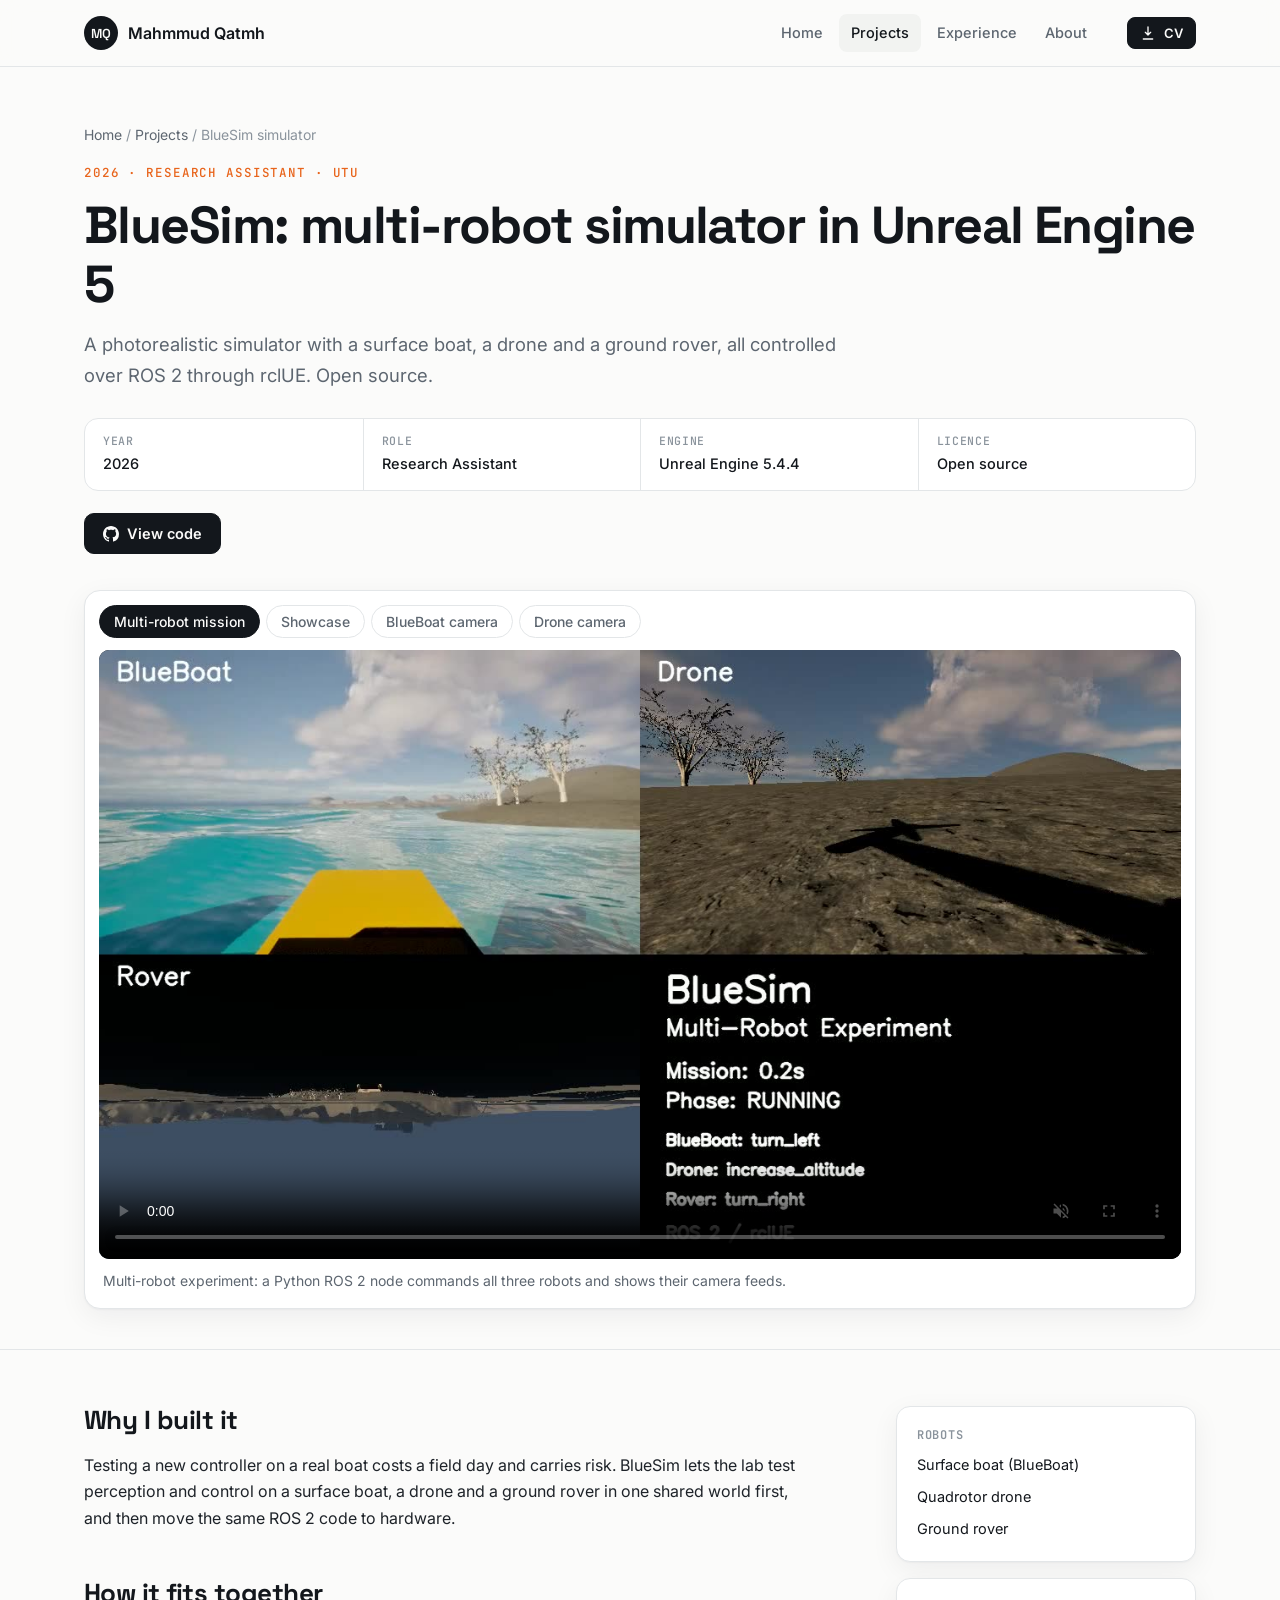
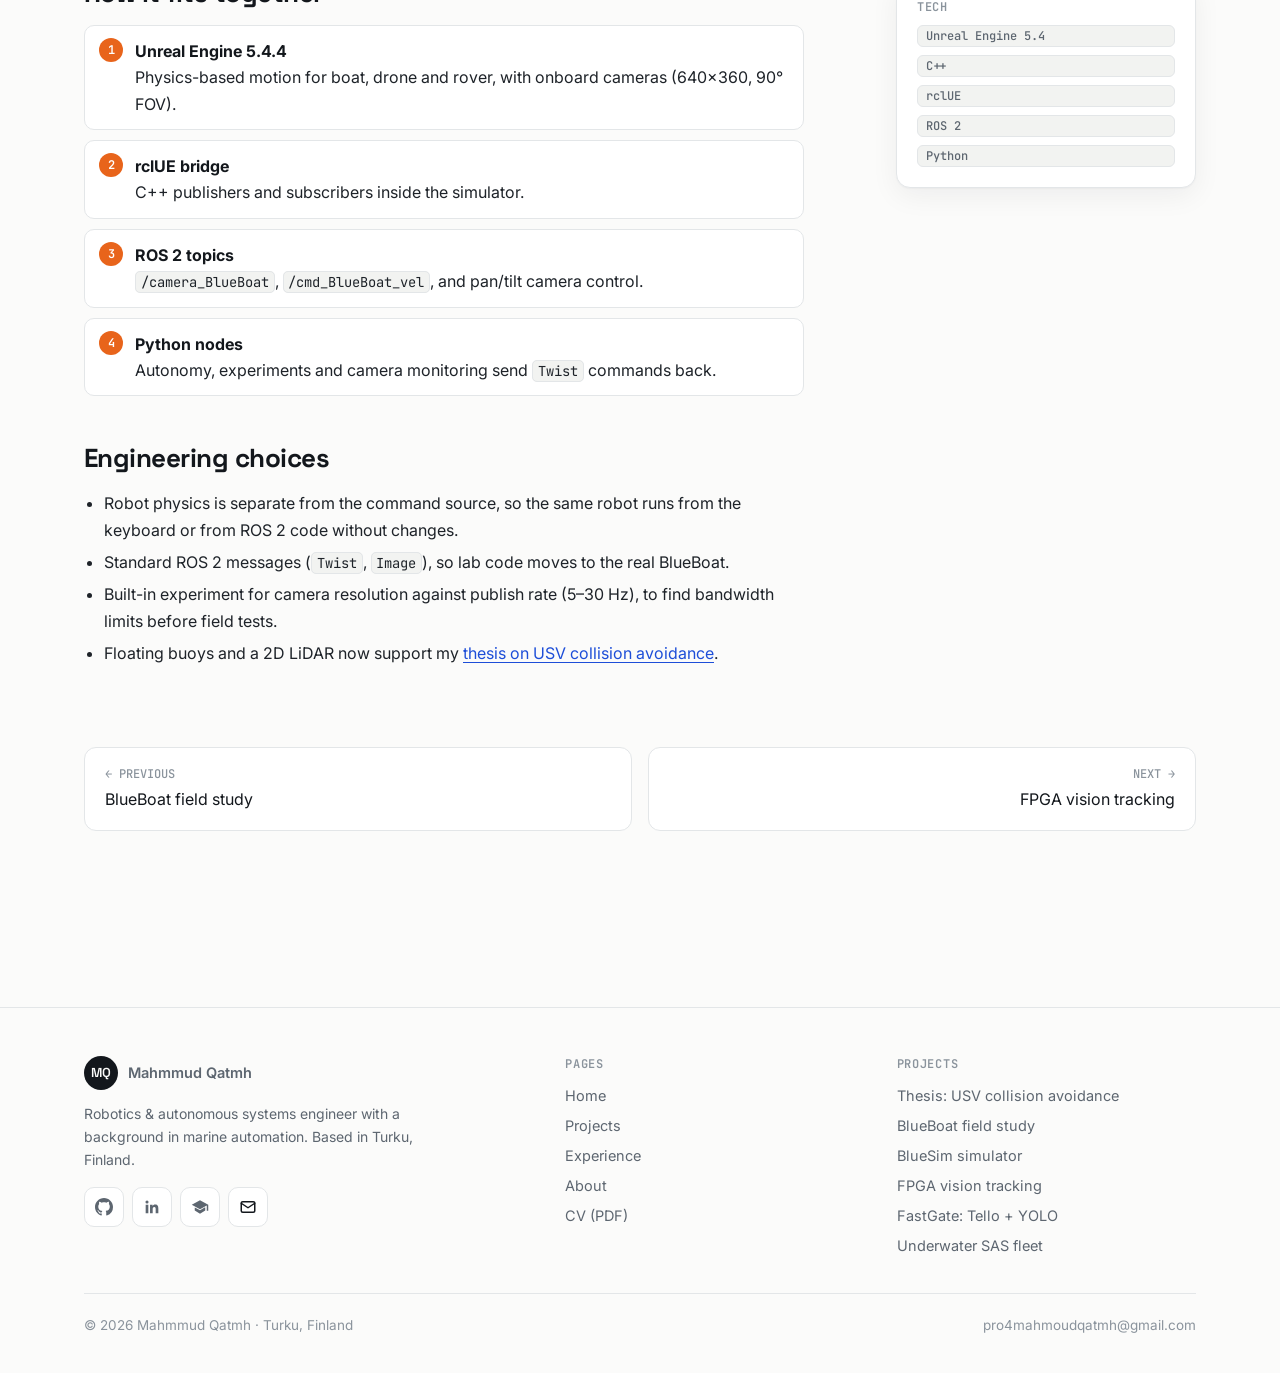
<file: projects/bluesim.html>
<!doctype html>
<html lang="en">
<head>
<meta charset="utf-8">
<meta name="viewport" content="width=device-width, initial-scale=1">
<title>BlueSim: multi-robot simulator · Mahmmud Qatmh</title>
<meta name="description" content="BlueSim: an Unreal Engine 5 simulator with a boat, a drone and a rover, controlled over ROS 2 through rclUE.">
<meta name="author" content="Mahmmud Qatmh">
<meta property="og:title" content="BlueSim: multi-robot simulator · Mahmmud Qatmh">
<meta property="og:description" content="BlueSim: an Unreal Engine 5 simulator with a boat, a drone and a rover, controlled over ROS 2 through rclUE.">
<meta property="og:image" content="https://mahmmudqatmh.github.io/media/bluesim-multirobot.jpg">
<meta property="og:type" content="website">
<link rel="icon" href="data:image/svg+xml,%3Csvg xmlns='http://www.w3.org/2000/svg' viewBox='0 0 64 64'%3E%3Ccircle cx='32' cy='32' r='32' fill='%2313171c'/%3E%3Ctext x='32' y='41' font-family='Arial' font-weight='700' font-size='24' fill='white' text-anchor='middle'%3EMQ%3C/text%3E%3C/svg%3E">
<link rel="preconnect" href="https://fonts.googleapis.com">
<link rel="preconnect" href="https://fonts.gstatic.com" crossorigin>
<link href="https://fonts.googleapis.com/css2?family=Inter:wght@400;500;600;700&family=JetBrains+Mono:wght@400;500;600&family=Space+Grotesk:wght@500;600;700&display=swap" rel="stylesheet">
<link rel="stylesheet" href="../styles.css?v=202611240638">
</head>
<body>
<a class="skip" href="#main">Skip to content</a>
<header class="site-header">
  <div class="wrap header-inner">
    <a class="brand" href="../index.html"><span class="mono">MQ</span><span>Mahmmud Qatmh</span></a>
    <nav class="nav" aria-label="Main"><a href="../index.html">Home</a><a href="../projects/index.html" aria-current="page">Projects</a><a href="../experience.html">Experience</a><a href="../about.html">About</a></nav>
    <a class="btn btn-small header-cv" href="../Mahmmud_Qatmh_CV.pdf" download><svg viewBox="0 0 24 24" fill="none" stroke="currentColor" stroke-width="2" stroke-linecap="round" stroke-linejoin="round" aria-hidden="true"><path d="M12 3v12m0 0-4-4m4 4 4-4M5 21h14"/></svg>CV</a>
    <button class="menu-btn" aria-label="Menu" aria-expanded="false"><svg width="20" height="20" viewBox="0 0 24 24" fill="none" stroke="currentColor" stroke-width="2" stroke-linecap="round" aria-hidden="true"><path d="M4 7h16M4 12h16M4 17h16"/></svg></button>
  </div>
</header>
<main id="main">

<section class="page-head">
  <div class="wrap">
    <div class="crumbs"><a href="../index.html">Home</a> / <a href="../projects/index.html">Projects</a> / BlueSim simulator</div>
    <p class="eyebrow">2026 · Research Assistant · UTU</p>
    <h1>BlueSim: multi-robot simulator in Unreal Engine 5</h1>
    <p class="lead narrow">A photorealistic simulator with a surface boat, a drone and a ground rover, all controlled over ROS 2 through rclUE. Open source.</p>
    <dl class="proj-meta"><div><dt>Year</dt><dd>2026</dd></div><div><dt>Role</dt><dd>Research Assistant</dd></div><div><dt>Engine</dt><dd>Unreal Engine 5.4.4</dd></div><div><dt>Licence</dt><dd>Open source</dd></div></dl>
    <div class="btn-row"><a class="btn" href="https://github.com/MahmmudQatmh/BlueSim" target="_blank" rel="noopener"><svg viewBox="0 0 16 16" fill="currentColor" aria-hidden="true"><path d="M8 0C3.58 0 0 3.58 0 8c0 3.54 2.29 6.53 5.47 7.59.4.07.55-.17.55-.38 0-.19-.01-.82-.01-1.49-2.01.37-2.53-.49-2.69-.94-.09-.23-.48-.94-.82-1.13-.28-.15-.68-.52-.01-.53.63-.01 1.08.58 1.23.82.72 1.21 1.87.87 2.33.66.07-.52.28-.87.51-1.07-1.78-.2-3.64-.89-3.64-3.95 0-.87.31-1.59.82-2.15-.08-.2-.36-1.02.08-2.12 0 0 .67-.21 2.2.82.64-.18 1.32-.27 2-.27.68 0 1.36.09 2 .27 1.53-1.04 2.2-.82 2.2-.82.44 1.1.16 1.92.08 2.12.51.56.82 1.27.82 2.15 0 3.07-1.87 3.75-3.65 3.95.29.25.54.73.54 1.48 0 1.07-.01 1.93-.01 2.2 0 .21.15.46.55.38A8.01 8.01 0 0016 8c0-4.42-3.58-8-8-8z"/></svg>View code</a></div>
    <div style="margin-top:36px"><div class="player">
  <div class="tabs" role="tablist" aria-label="BlueSim videos">
    <button role="tab" aria-selected="true" data-src="../media/bluesim-multirobot.mp4" data-poster="../media/bluesim-multirobot.jpg" data-caption="Multi-robot experiment: a Python ROS 2 node commands all three robots and shows their camera feeds.">Multi-robot mission</button>
    <button role="tab" aria-selected="false" data-src="../media/bluesim-showcase.mp4" data-poster="../media/bluesim-showcase.jpg" data-caption="Showcase: the environment and the three robots.">Showcase</button>
    <button role="tab" aria-selected="false" data-src="../media/bluesim-blueboat.mp4" data-poster="../media/bluesim-blueboat.jpg" data-caption="BlueBoat onboard camera, streamed to ROS 2 as sensor_msgs/Image.">BlueBoat camera</button>
    <button role="tab" aria-selected="false" data-src="../media/bluesim-drone.mp4" data-poster="../media/bluesim-drone.jpg" data-caption="Drone onboard camera, recorded through ROS 2.">Drone camera</button>
  </div>
  <video src="../media/bluesim-multirobot.mp4" poster="../media/bluesim-multirobot.jpg" controls muted playsinline preload="metadata"></video>
  <p class="caption">Multi-robot experiment: a Python ROS 2 node commands all three robots and shows their camera feeds.</p>
</div></div>
  </div>
</section>
<section class="section" style="padding-top:56px">
  <div class="wrap prose-grid">
    <article class="prose">
<h2>Why I built it</h2>
<p>Testing a new controller on a real boat costs a field day and carries risk. BlueSim lets the lab test perception and control on a
surface boat, a drone and a ground rover in one shared world first, and then move the same ROS&nbsp;2 code to hardware.</p>
<h2>How it fits together</h2>
<ol class="steps">
  <li><b>Unreal Engine 5.4.4</b>Physics-based motion for boat, drone and rover, with onboard cameras (640×360, 90° FOV).</li>
  <li><b>rclUE bridge</b>C++ publishers and subscribers inside the simulator.</li>
  <li><b>ROS&nbsp;2 topics</b><code>/camera_BlueBoat</code>, <code>/cmd_BlueBoat_vel</code>, and pan/tilt camera control.</li>
  <li><b>Python nodes</b>Autonomy, experiments and camera monitoring send <code>Twist</code> commands back.</li>
</ol>
<h2>Engineering choices</h2>
<ul>
  <li>Robot physics is separate from the command source, so the same robot runs from the keyboard or from ROS&nbsp;2 code without changes.</li>
  <li>Standard ROS&nbsp;2 messages (<code>Twist</code>, <code>Image</code>), so lab code moves to the real BlueBoat.</li>
  <li>Built-in experiment for camera resolution against publish rate (5–30&nbsp;Hz), to find bandwidth limits before field tests.</li>
  <li>Floating buoys and a 2D LiDAR now support my <a href="../projects/thesis-usv-collision-avoidance.html">thesis on USV collision avoidance</a>.</li>
</ul></article>
    <aside class="aside"><div class="card"><h4>Robots</h4><ul><li>Surface boat (BlueBoat)</li><li>Quadrotor drone</li><li>Ground rover</li></ul></div><div class="card"><h4>Tech</h4><ul class="tags"><li>Unreal Engine 5.4</li><li>C++</li><li>rclUE</li><li>ROS 2</li><li>Python</li></ul></div></aside>
  </div>
  <div class="wrap">
    <nav class="pager" aria-label="More projects">
      <a href="../projects/blueboat-communication.html"><span>← Previous</span>BlueBoat field study</a>
      <a class="next" href="../projects/fpga-vision-tracking.html"><span>Next →</span>FPGA vision tracking</a>
    </nav>
  </div>
</section>
</main>
<footer class="site-footer">
  <div class="wrap">
    <div class="footer-grid">
      <div>
        <a class="brand" href="../index.html"><span class="mono">MQ</span><span>Mahmmud Qatmh</span></a>
        <p class="muted small" style="max-width:340px;margin-top:12px">Robotics &amp; autonomous systems engineer with a background in marine automation. Based in Turku, Finland.</p>
        <div class="icon-row mt-s">
          <a class="icon-btn" href="https://github.com/MahmmudQatmh" target="_blank" rel="noopener" aria-label="GitHub"><svg viewBox="0 0 16 16" fill="currentColor" aria-hidden="true"><path d="M8 0C3.58 0 0 3.58 0 8c0 3.54 2.29 6.53 5.47 7.59.4.07.55-.17.55-.38 0-.19-.01-.82-.01-1.49-2.01.37-2.53-.49-2.69-.94-.09-.23-.48-.94-.82-1.13-.28-.15-.68-.52-.01-.53.63-.01 1.08.58 1.23.82.72 1.21 1.87.87 2.33.66.07-.52.28-.87.51-1.07-1.78-.2-3.64-.89-3.64-3.95 0-.87.31-1.59.82-2.15-.08-.2-.36-1.02.08-2.12 0 0 .67-.21 2.2.82.64-.18 1.32-.27 2-.27.68 0 1.36.09 2 .27 1.53-1.04 2.2-.82 2.2-.82.44 1.1.16 1.92.08 2.12.51.56.82 1.27.82 2.15 0 3.07-1.87 3.75-3.65 3.95.29.25.54.73.54 1.48 0 1.07-.01 1.93-.01 2.2 0 .21.15.46.55.38A8.01 8.01 0 0016 8c0-4.42-3.58-8-8-8z"/></svg></a>
          <a class="icon-btn" href="https://www.linkedin.com/in/mahmmud-qatmh-151688215/" target="_blank" rel="noopener" aria-label="LinkedIn"><svg viewBox="0 0 24 24" fill="currentColor" aria-hidden="true"><path d="M20.45 20.45h-3.55v-5.57c0-1.33-.03-3.04-1.85-3.04-1.85 0-2.14 1.45-2.14 2.94v5.67H9.36V9h3.41v1.56h.05c.48-.9 1.64-1.85 3.37-1.85 3.6 0 4.27 2.37 4.27 5.46v6.28zM5.34 7.43a2.06 2.06 0 110-4.12 2.06 2.06 0 010 4.12zM7.12 20.45H3.56V9h3.56v11.45z"/></svg></a>
          <a class="icon-btn" href="https://scholar.google.com/citations?view_op=search_authors&mauthors=Mahmmud+Qatmh" target="_blank" rel="noopener" aria-label="Google Scholar"><svg viewBox="0 0 24 24" fill="currentColor" aria-hidden="true"><path d="M12 3 1 9l11 6 9-4.91V17h2V9L12 3zm-6.82 9.5L5 13.18v3.64L12 21l7-4.18v-3.64l-.18-.68L12 16.27 5.18 12.5z"/></svg></a>
          <button class="icon-btn" data-open-email aria-label="Email"><svg viewBox="0 0 24 24" fill="none" stroke="currentColor" stroke-width="2" stroke-linecap="round" stroke-linejoin="round" aria-hidden="true"><rect x="3" y="5" width="18" height="14" rx="2"/><path d="m3 7 9 6 9-6"/></svg></button>
        </div>
      </div>
      <div><h4>Pages</h4><ul><li><a href="../index.html">Home</a></li><li><a href="../projects/index.html">Projects</a></li><li><a href="../experience.html">Experience</a></li><li><a href="../about.html">About</a></li><li><a href="../Mahmmud_Qatmh_CV.pdf" download>CV (PDF)</a></li></ul></div>
      <div><h4>Projects</h4><ul><li><a href="../projects/thesis-usv-collision-avoidance.html">Thesis: USV collision avoidance</a></li><li><a href="../projects/blueboat-communication.html">BlueBoat field study</a></li><li><a href="../projects/bluesim.html">BlueSim simulator</a></li><li><a href="../projects/fpga-vision-tracking.html">FPGA vision tracking</a></li><li><a href="../projects/fastgate-tello.html">FastGate: Tello + YOLO</a></li><li><a href="../projects/underwater-sas-fleet.html">Underwater SAS fleet</a></li></ul></div>
    </div>
    <div class="footer-bottom"><span>© 2026 Mahmmud Qatmh · Turku, Finland</span><span>pro4mahmoudqatmh@gmail.com</span></div>
  </div>
</footer>
<script src="../main.js?v=202611240638"></script>
</body>
</html>
</file>
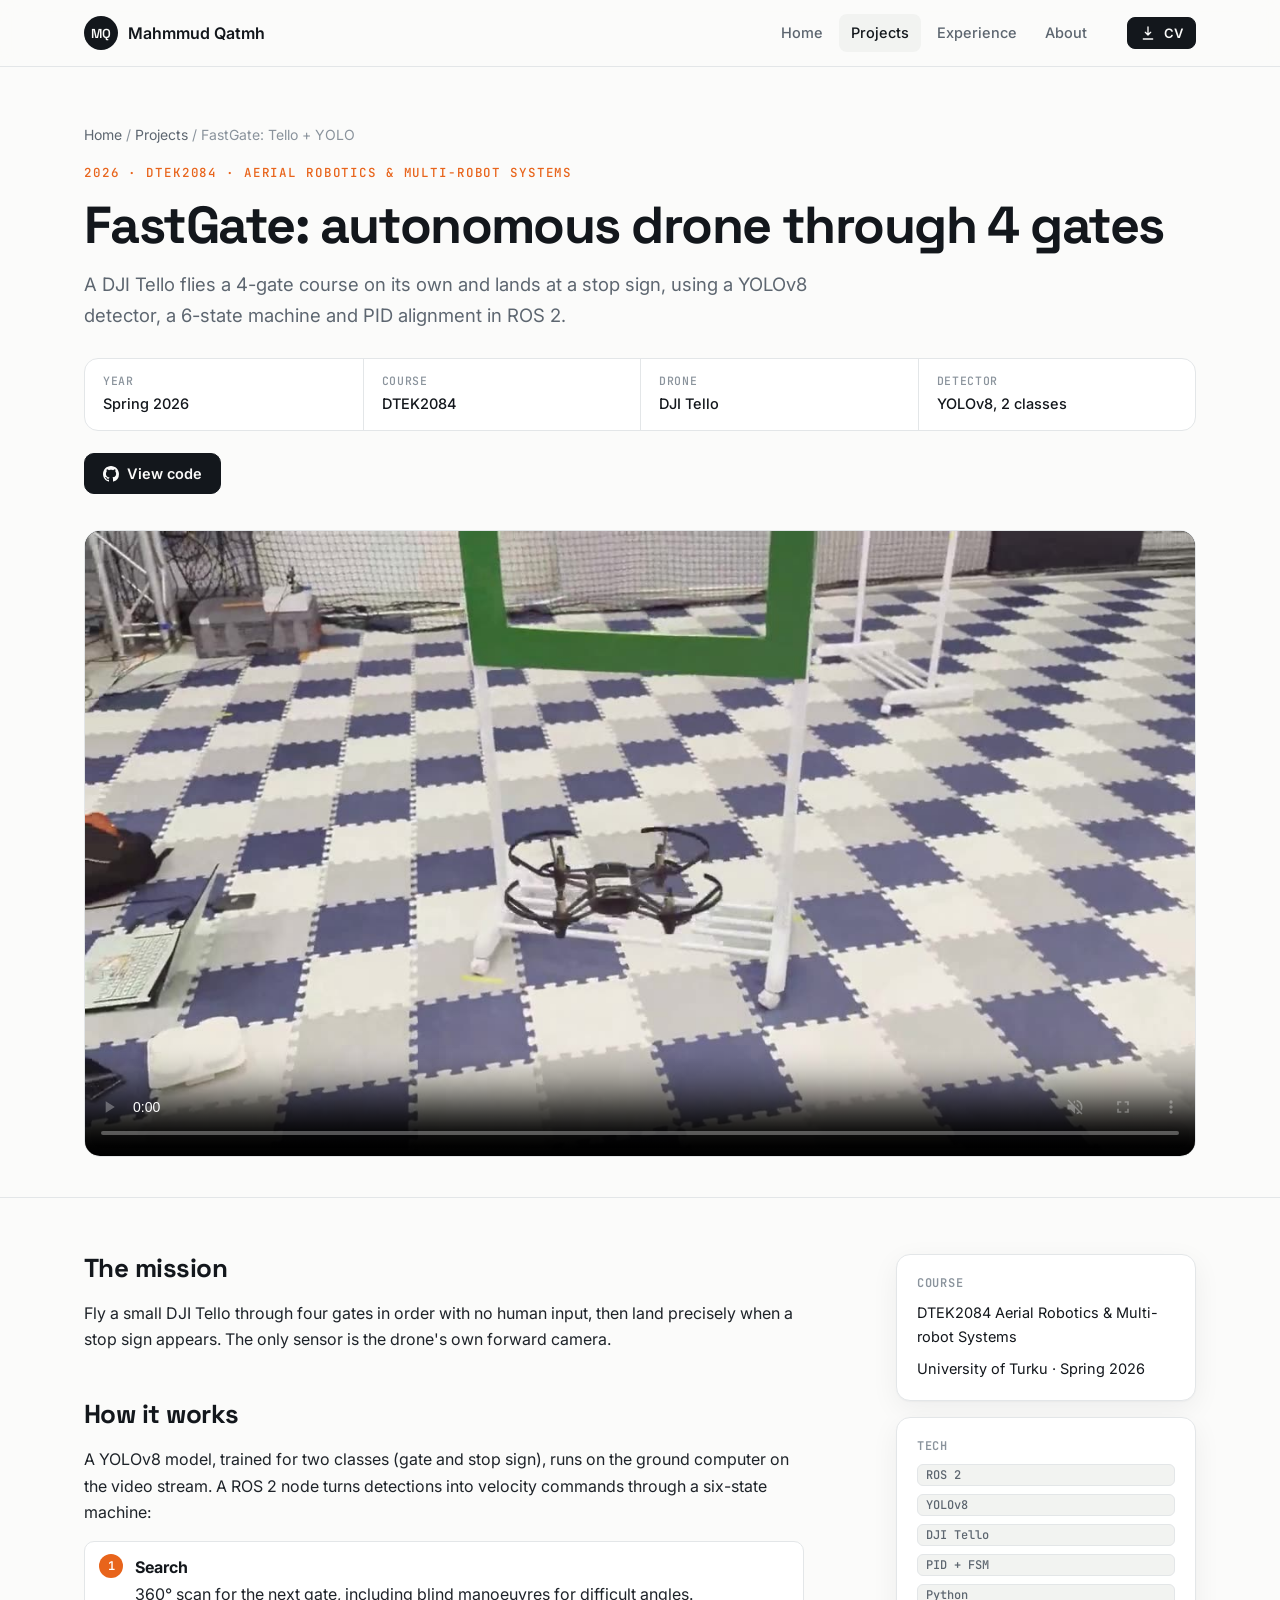
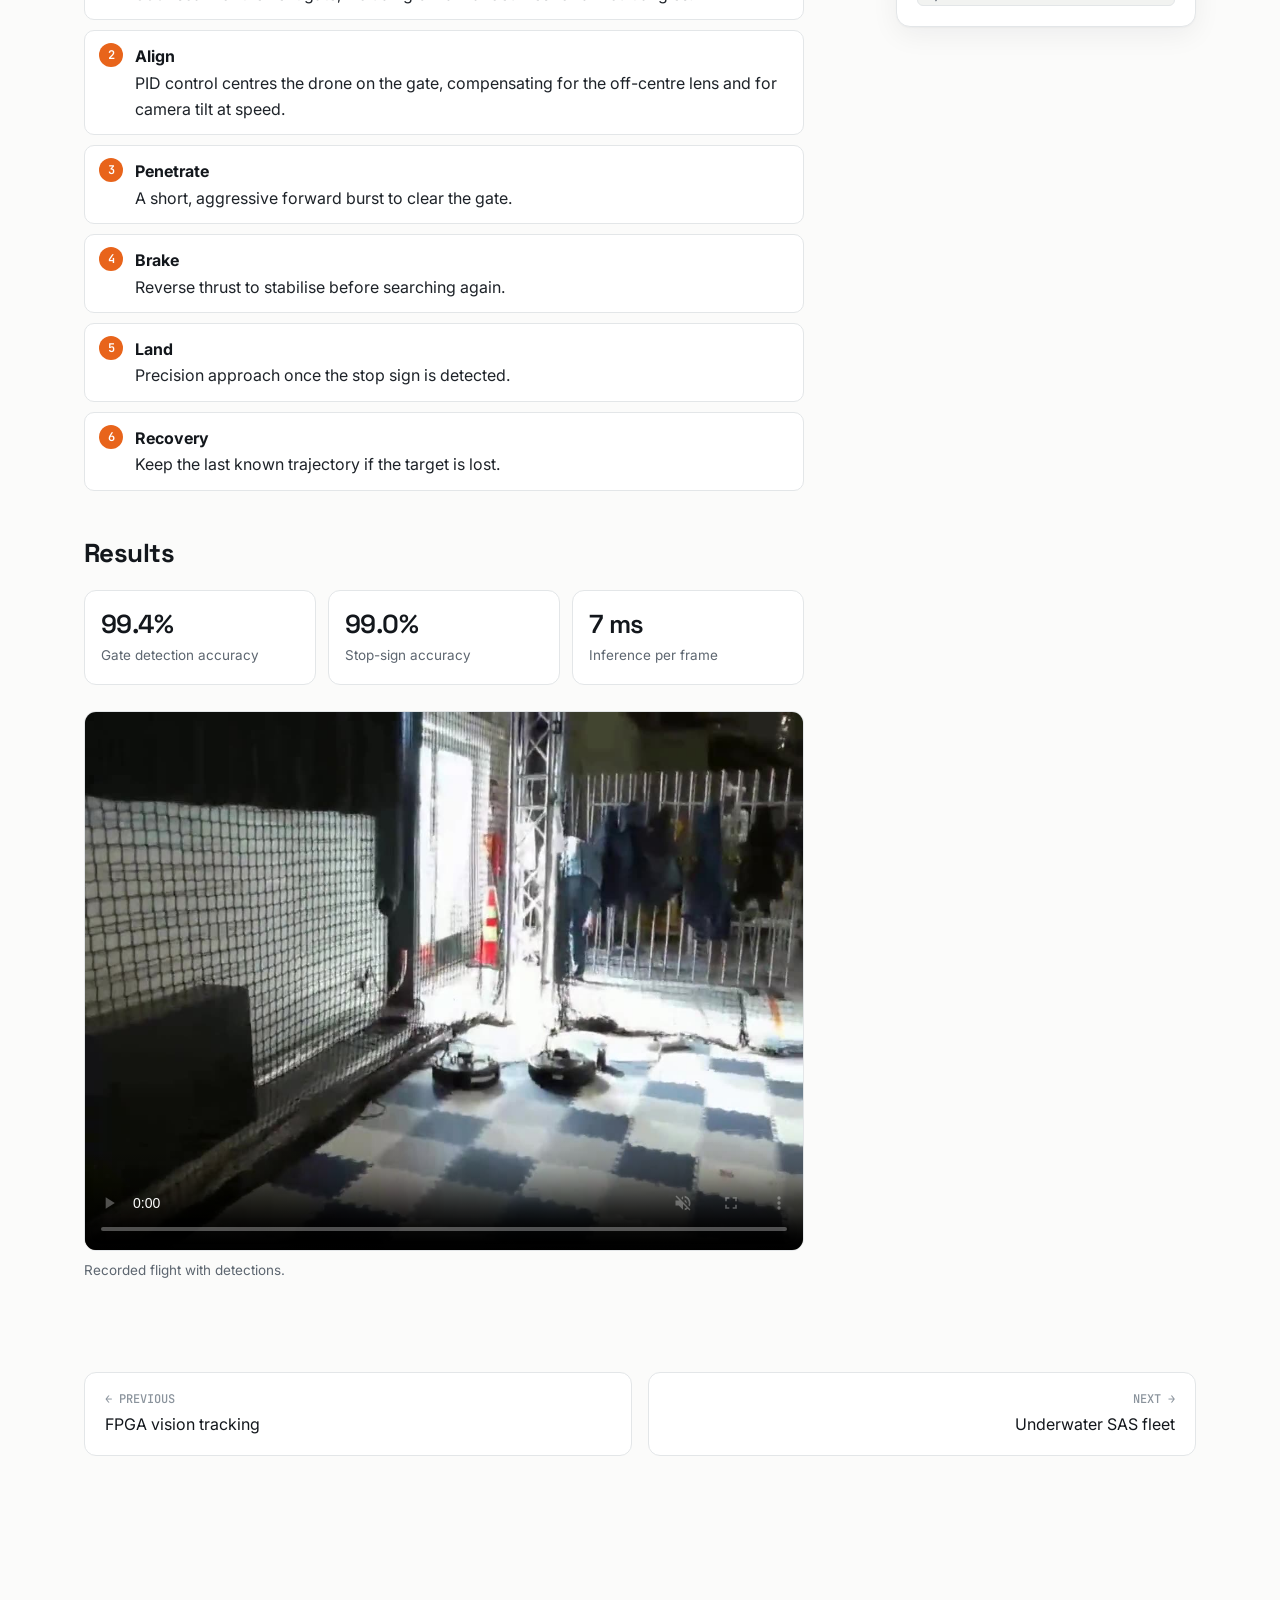
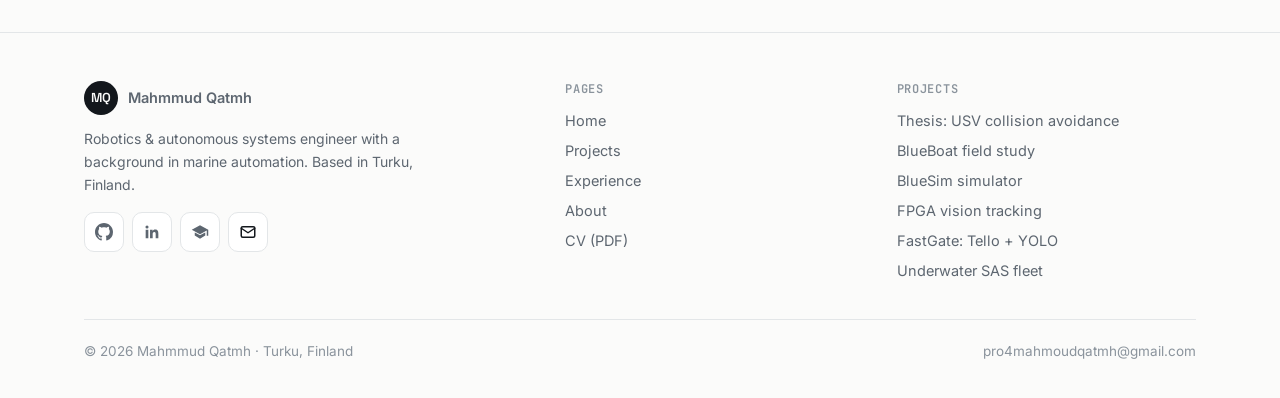
<file: projects/fastgate-tello.html>
<!doctype html>
<html lang="en">
<head>
<meta charset="utf-8">
<meta name="viewport" content="width=device-width, initial-scale=1">
<title>FastGate: autonomous Tello drone · Mahmmud Qatmh</title>
<meta name="description" content="A DJI Tello flies through four gates and lands at a stop sign using YOLOv8, a finite state machine and PID control in ROS 2.">
<meta name="author" content="Mahmmud Qatmh">
<meta property="og:title" content="FastGate: autonomous Tello drone · Mahmmud Qatmh">
<meta property="og:description" content="A DJI Tello flies through four gates and lands at a stop sign using YOLOv8, a finite state machine and PID control in ROS 2.">
<meta property="og:image" content="https://mahmmudqatmh.github.io/media/fastgate-run.jpg">
<meta property="og:type" content="website">
<link rel="icon" href="data:image/svg+xml,%3Csvg xmlns='http://www.w3.org/2000/svg' viewBox='0 0 64 64'%3E%3Ccircle cx='32' cy='32' r='32' fill='%2313171c'/%3E%3Ctext x='32' y='41' font-family='Arial' font-weight='700' font-size='24' fill='white' text-anchor='middle'%3EMQ%3C/text%3E%3C/svg%3E">
<link rel="preconnect" href="https://fonts.googleapis.com">
<link rel="preconnect" href="https://fonts.gstatic.com" crossorigin>
<link href="https://fonts.googleapis.com/css2?family=Inter:wght@400;500;600;700&family=JetBrains+Mono:wght@400;500;600&family=Space+Grotesk:wght@500;600;700&display=swap" rel="stylesheet">
<link rel="stylesheet" href="../styles.css?v=202611240638">
</head>
<body>
<a class="skip" href="#main">Skip to content</a>
<header class="site-header">
  <div class="wrap header-inner">
    <a class="brand" href="../index.html"><span class="mono">MQ</span><span>Mahmmud Qatmh</span></a>
    <nav class="nav" aria-label="Main"><a href="../index.html">Home</a><a href="../projects/index.html" aria-current="page">Projects</a><a href="../experience.html">Experience</a><a href="../about.html">About</a></nav>
    <a class="btn btn-small header-cv" href="../Mahmmud_Qatmh_CV.pdf" download><svg viewBox="0 0 24 24" fill="none" stroke="currentColor" stroke-width="2" stroke-linecap="round" stroke-linejoin="round" aria-hidden="true"><path d="M12 3v12m0 0-4-4m4 4 4-4M5 21h14"/></svg>CV</a>
    <button class="menu-btn" aria-label="Menu" aria-expanded="false"><svg width="20" height="20" viewBox="0 0 24 24" fill="none" stroke="currentColor" stroke-width="2" stroke-linecap="round" aria-hidden="true"><path d="M4 7h16M4 12h16M4 17h16"/></svg></button>
  </div>
</header>
<main id="main">

<section class="page-head">
  <div class="wrap">
    <div class="crumbs"><a href="../index.html">Home</a> / <a href="../projects/index.html">Projects</a> / FastGate: Tello + YOLO</div>
    <p class="eyebrow">2026 · DTEK2084 · Aerial Robotics &amp; Multi-robot Systems</p>
    <h1>FastGate: autonomous drone through 4 gates</h1>
    <p class="lead narrow">A DJI Tello flies a 4-gate course on its own and lands at a stop sign, using a YOLOv8 detector, a 6-state machine and PID alignment in ROS 2.</p>
    <dl class="proj-meta"><div><dt>Year</dt><dd>Spring 2026</dd></div><div><dt>Course</dt><dd>DTEK2084</dd></div><div><dt>Drone</dt><dd>DJI Tello</dd></div><div><dt>Detector</dt><dd>YOLOv8, 2 classes</dd></div></dl>
    <div class="btn-row"><a class="btn" href="https://github.com/MahmmudQatmh/FastGate-Tello-YOLO" target="_blank" rel="noopener"><svg viewBox="0 0 16 16" fill="currentColor" aria-hidden="true"><path d="M8 0C3.58 0 0 3.58 0 8c0 3.54 2.29 6.53 5.47 7.59.4.07.55-.17.55-.38 0-.19-.01-.82-.01-1.49-2.01.37-2.53-.49-2.69-.94-.09-.23-.48-.94-.82-1.13-.28-.15-.68-.52-.01-.53.63-.01 1.08.58 1.23.82.72 1.21 1.87.87 2.33.66.07-.52.28-.87.51-1.07-1.78-.2-3.64-.89-3.64-3.95 0-.87.31-1.59.82-2.15-.08-.2-.36-1.02.08-2.12 0 0 .67-.21 2.2.82.64-.18 1.32-.27 2-.27.68 0 1.36.09 2 .27 1.53-1.04 2.2-.82 2.2-.82.44 1.1.16 1.92.08 2.12.51.56.82 1.27.82 2.15 0 3.07-1.87 3.75-3.65 3.95.29.25.54.73.54 1.48 0 1.07-.01 1.93-.01 2.2 0 .21.15.46.55.38A8.01 8.01 0 0016 8c0-4.42-3.58-8-8-8z"/></svg>View code</a></div>
    <figure class="hero-media"><video src="../media/fastgate-run.mp4" poster="../media/fastgate-run.jpg" controls muted playsinline preload="metadata"></video></figure>
  </div>
</section>
<section class="section" style="padding-top:56px">
  <div class="wrap prose-grid">
    <article class="prose">
<h2>The mission</h2>
<p>Fly a small DJI Tello through four gates in order with no human input, then land precisely when a stop sign appears. The only sensor is
the drone's own forward camera.</p>
<h2>How it works</h2>
<p>A YOLOv8 model, trained for two classes (gate and stop sign), runs on the ground computer on the video stream. A ROS&nbsp;2 node turns
detections into velocity commands through a six-state machine:</p>
<ol class="steps">
  <li><b>Search</b>360° scan for the next gate, including blind manoeuvres for difficult angles.</li>
  <li><b>Align</b>PID control centres the drone on the gate, compensating for the off-centre lens and for camera tilt at speed.</li>
  <li><b>Penetrate</b>A short, aggressive forward burst to clear the gate.</li>
  <li><b>Brake</b>Reverse thrust to stabilise before searching again.</li>
  <li><b>Land</b>Precision approach once the stop sign is detected.</li>
  <li><b>Recovery</b>Keep the last known trajectory if the target is lost.</li>
</ol>
<h2>Results</h2>
<div class="stats">
  <div class="stat"><b>99.4%</b><span>Gate detection accuracy</span></div>
  <div class="stat"><b>99.0%</b><span>Stop-sign accuracy</span></div>
  <div class="stat"><b>7 ms</b><span>Inference per frame</span></div>
</div>
<figure><video src="../media/fastgate-onboard.mp4" poster="../media/fastgate-onboard.jpg" controls muted playsinline preload="metadata"></video><figcaption>Recorded flight with detections.</figcaption></figure></article>
    <aside class="aside"><div class="card"><h4>Course</h4><ul><li>DTEK2084 Aerial Robotics &amp; Multi-robot Systems</li><li>University of Turku · Spring 2026</li></ul></div><div class="card"><h4>Tech</h4><ul class="tags"><li>ROS 2</li><li>YOLOv8</li><li>DJI Tello</li><li>PID + FSM</li><li>Python</li></ul></div></aside>
  </div>
  <div class="wrap">
    <nav class="pager" aria-label="More projects">
      <a href="../projects/fpga-vision-tracking.html"><span>← Previous</span>FPGA vision tracking</a>
      <a class="next" href="../projects/underwater-sas-fleet.html"><span>Next →</span>Underwater SAS fleet</a>
    </nav>
  </div>
</section>
</main>
<footer class="site-footer">
  <div class="wrap">
    <div class="footer-grid">
      <div>
        <a class="brand" href="../index.html"><span class="mono">MQ</span><span>Mahmmud Qatmh</span></a>
        <p class="muted small" style="max-width:340px;margin-top:12px">Robotics &amp; autonomous systems engineer with a background in marine automation. Based in Turku, Finland.</p>
        <div class="icon-row mt-s">
          <a class="icon-btn" href="https://github.com/MahmmudQatmh" target="_blank" rel="noopener" aria-label="GitHub"><svg viewBox="0 0 16 16" fill="currentColor" aria-hidden="true"><path d="M8 0C3.58 0 0 3.58 0 8c0 3.54 2.29 6.53 5.47 7.59.4.07.55-.17.55-.38 0-.19-.01-.82-.01-1.49-2.01.37-2.53-.49-2.69-.94-.09-.23-.48-.94-.82-1.13-.28-.15-.68-.52-.01-.53.63-.01 1.08.58 1.23.82.72 1.21 1.87.87 2.33.66.07-.52.28-.87.51-1.07-1.78-.2-3.64-.89-3.64-3.95 0-.87.31-1.59.82-2.15-.08-.2-.36-1.02.08-2.12 0 0 .67-.21 2.2.82.64-.18 1.32-.27 2-.27.68 0 1.36.09 2 .27 1.53-1.04 2.2-.82 2.2-.82.44 1.1.16 1.92.08 2.12.51.56.82 1.27.82 2.15 0 3.07-1.87 3.75-3.65 3.95.29.25.54.73.54 1.48 0 1.07-.01 1.93-.01 2.2 0 .21.15.46.55.38A8.01 8.01 0 0016 8c0-4.42-3.58-8-8-8z"/></svg></a>
          <a class="icon-btn" href="https://www.linkedin.com/in/mahmmud-qatmh-151688215/" target="_blank" rel="noopener" aria-label="LinkedIn"><svg viewBox="0 0 24 24" fill="currentColor" aria-hidden="true"><path d="M20.45 20.45h-3.55v-5.57c0-1.33-.03-3.04-1.85-3.04-1.85 0-2.14 1.45-2.14 2.94v5.67H9.36V9h3.41v1.56h.05c.48-.9 1.64-1.85 3.37-1.85 3.6 0 4.27 2.37 4.27 5.46v6.28zM5.34 7.43a2.06 2.06 0 110-4.12 2.06 2.06 0 010 4.12zM7.12 20.45H3.56V9h3.56v11.45z"/></svg></a>
          <a class="icon-btn" href="https://scholar.google.com/citations?view_op=search_authors&mauthors=Mahmmud+Qatmh" target="_blank" rel="noopener" aria-label="Google Scholar"><svg viewBox="0 0 24 24" fill="currentColor" aria-hidden="true"><path d="M12 3 1 9l11 6 9-4.91V17h2V9L12 3zm-6.82 9.5L5 13.18v3.64L12 21l7-4.18v-3.64l-.18-.68L12 16.27 5.18 12.5z"/></svg></a>
          <button class="icon-btn" data-open-email aria-label="Email"><svg viewBox="0 0 24 24" fill="none" stroke="currentColor" stroke-width="2" stroke-linecap="round" stroke-linejoin="round" aria-hidden="true"><rect x="3" y="5" width="18" height="14" rx="2"/><path d="m3 7 9 6 9-6"/></svg></button>
        </div>
      </div>
      <div><h4>Pages</h4><ul><li><a href="../index.html">Home</a></li><li><a href="../projects/index.html">Projects</a></li><li><a href="../experience.html">Experience</a></li><li><a href="../about.html">About</a></li><li><a href="../Mahmmud_Qatmh_CV.pdf" download>CV (PDF)</a></li></ul></div>
      <div><h4>Projects</h4><ul><li><a href="../projects/thesis-usv-collision-avoidance.html">Thesis: USV collision avoidance</a></li><li><a href="../projects/blueboat-communication.html">BlueBoat field study</a></li><li><a href="../projects/bluesim.html">BlueSim simulator</a></li><li><a href="../projects/fpga-vision-tracking.html">FPGA vision tracking</a></li><li><a href="../projects/fastgate-tello.html">FastGate: Tello + YOLO</a></li><li><a href="../projects/underwater-sas-fleet.html">Underwater SAS fleet</a></li></ul></div>
    </div>
    <div class="footer-bottom"><span>© 2026 Mahmmud Qatmh · Turku, Finland</span><span>pro4mahmoudqatmh@gmail.com</span></div>
  </div>
</footer>
<script src="../main.js?v=202611240638"></script>
</body>
</html>
</file>
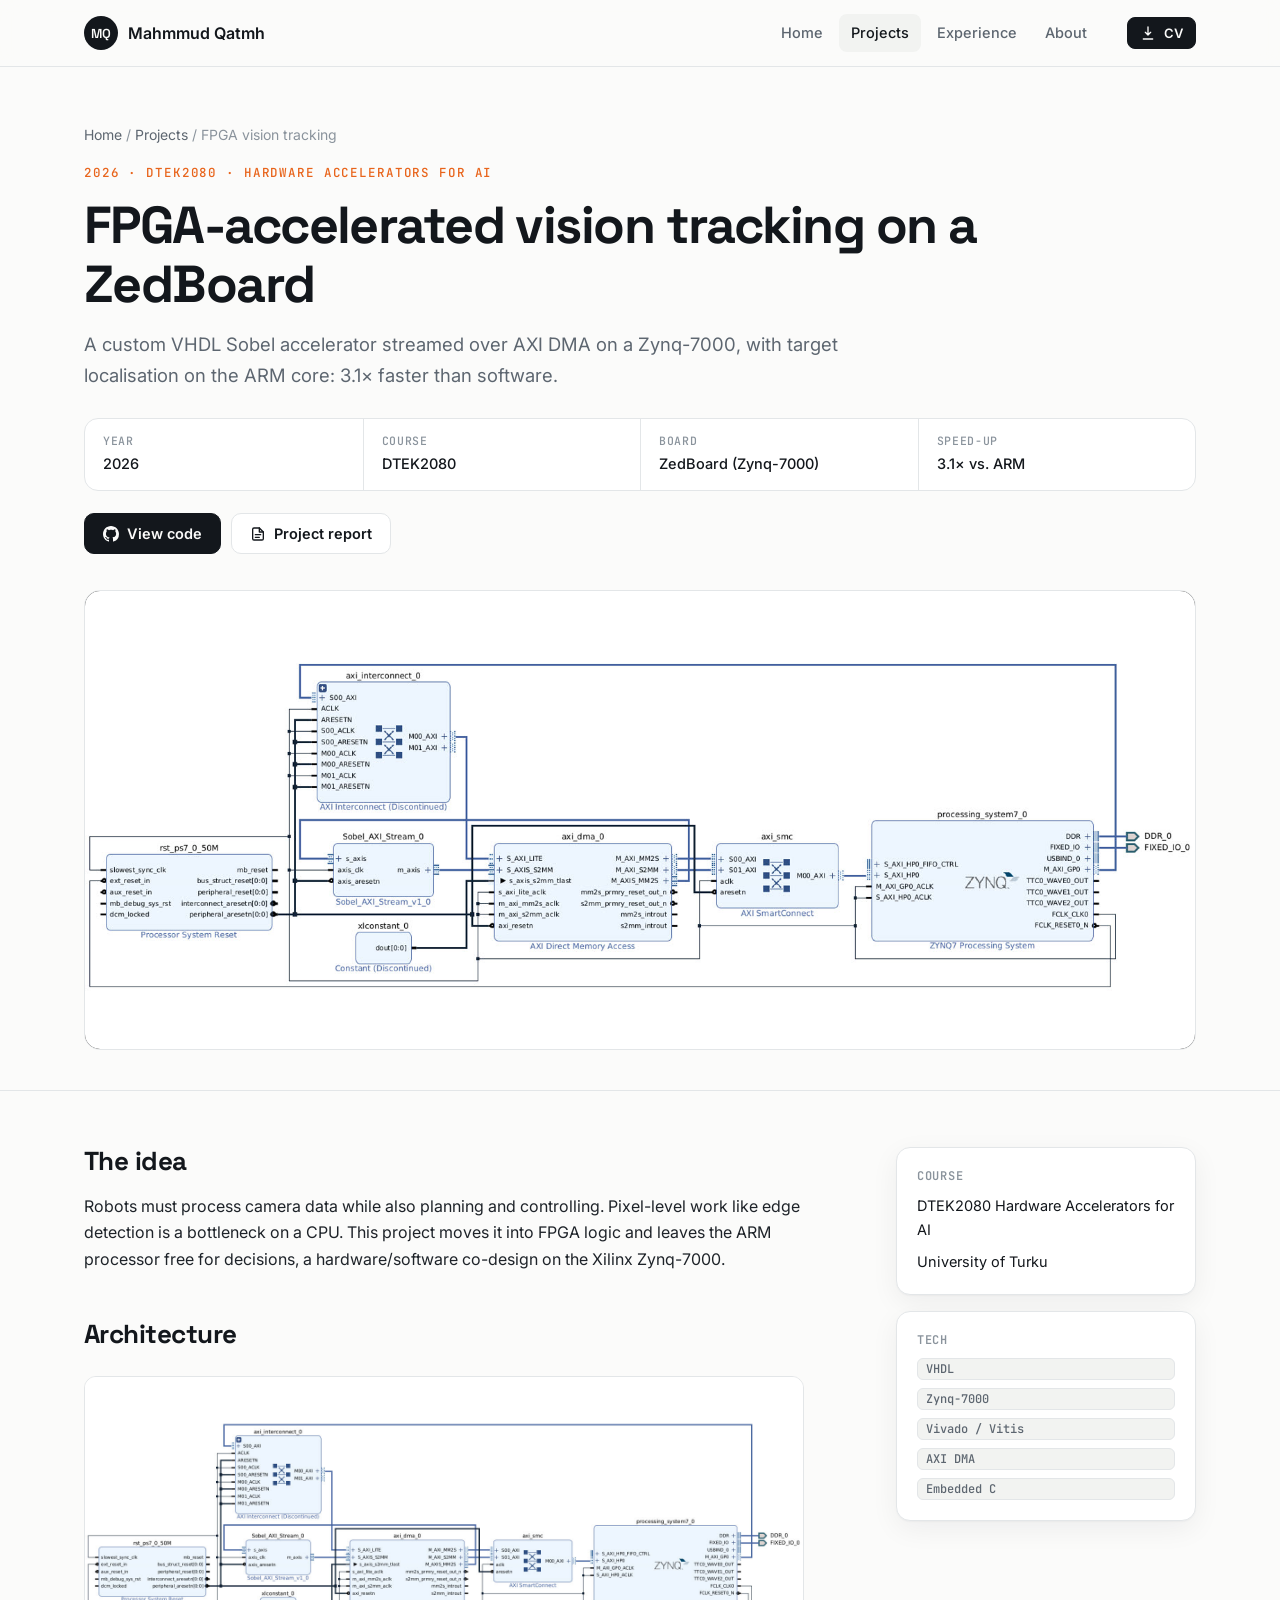
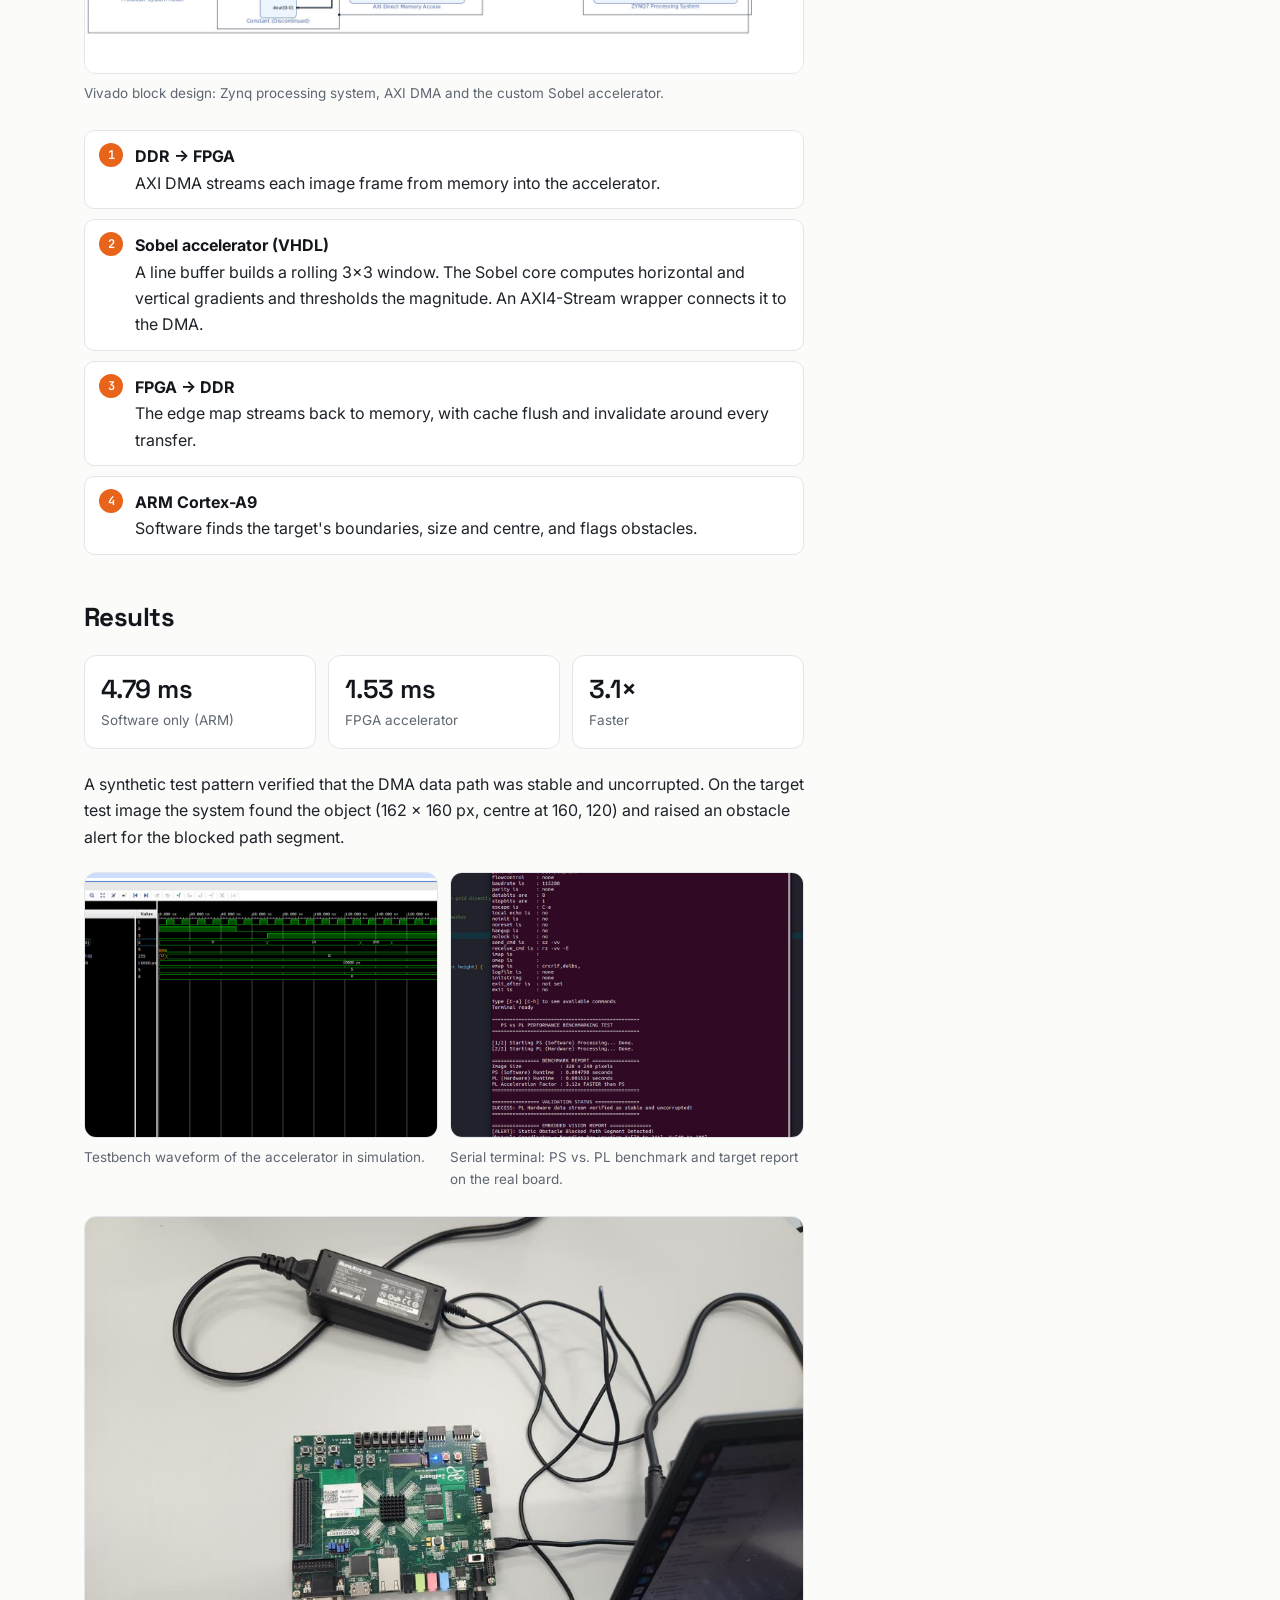
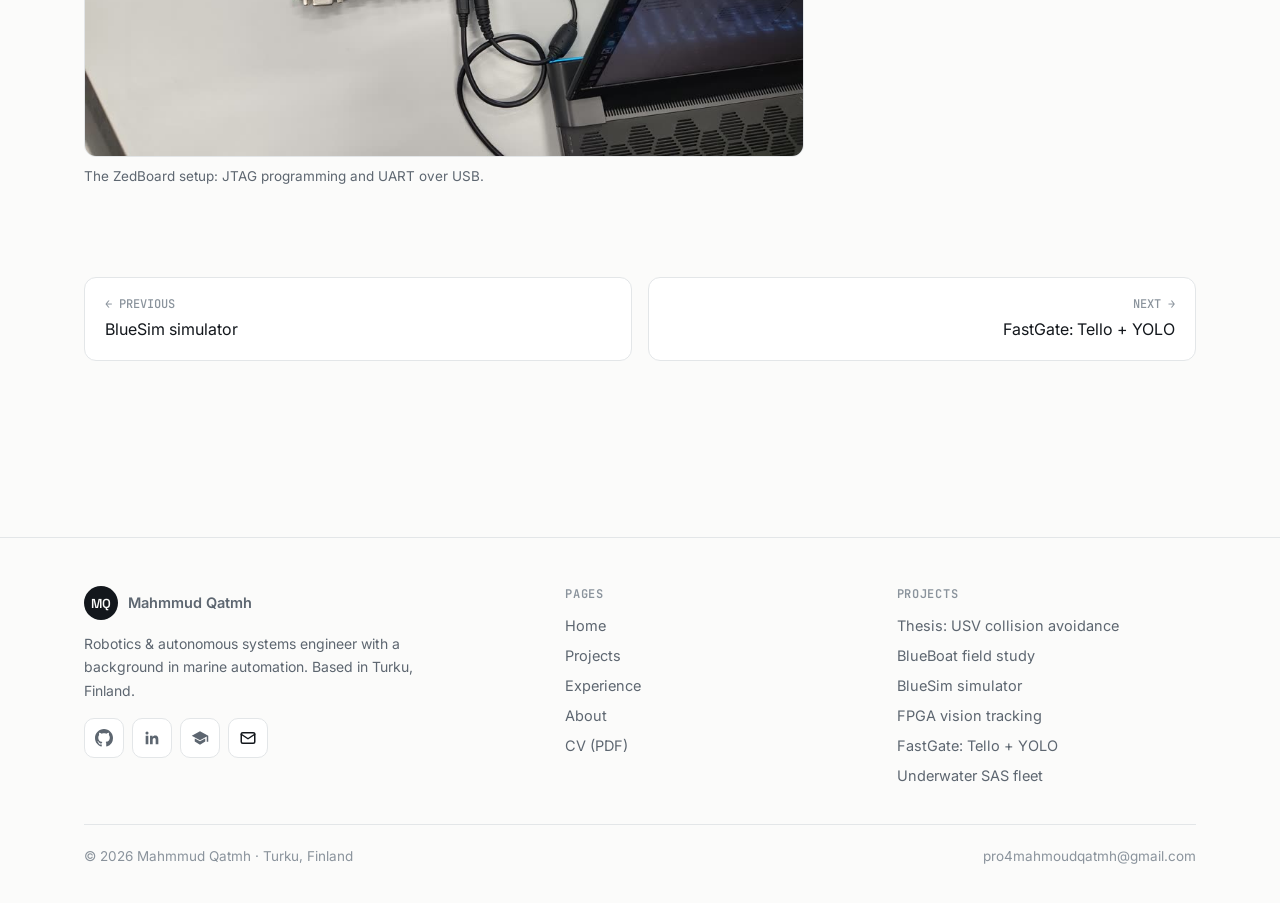
<file: projects/fpga-vision-tracking.html>
<!doctype html>
<html lang="en">
<head>
<meta charset="utf-8">
<meta name="viewport" content="width=device-width, initial-scale=1">
<title>FPGA-accelerated vision tracking · Mahmmud Qatmh</title>
<meta name="description" content="Real-time Sobel edge detection in VHDL on a Zynq-7000 ZedBoard with AXI DMA, 3.1× faster than the ARM CPU.">
<meta name="author" content="Mahmmud Qatmh">
<meta property="og:title" content="FPGA-accelerated vision tracking · Mahmmud Qatmh">
<meta property="og:description" content="Real-time Sobel edge detection in VHDL on a Zynq-7000 ZedBoard with AXI DMA, 3.1× faster than the ARM CPU.">
<meta property="og:image" content="https://mahmmudqatmh.github.io/media/fpga-zedboard.jpg">
<meta property="og:type" content="website">
<link rel="icon" href="data:image/svg+xml,%3Csvg xmlns='http://www.w3.org/2000/svg' viewBox='0 0 64 64'%3E%3Ccircle cx='32' cy='32' r='32' fill='%2313171c'/%3E%3Ctext x='32' y='41' font-family='Arial' font-weight='700' font-size='24' fill='white' text-anchor='middle'%3EMQ%3C/text%3E%3C/svg%3E">
<link rel="preconnect" href="https://fonts.googleapis.com">
<link rel="preconnect" href="https://fonts.gstatic.com" crossorigin>
<link href="https://fonts.googleapis.com/css2?family=Inter:wght@400;500;600;700&family=JetBrains+Mono:wght@400;500;600&family=Space+Grotesk:wght@500;600;700&display=swap" rel="stylesheet">
<link rel="stylesheet" href="../styles.css?v=202611240638">
</head>
<body>
<a class="skip" href="#main">Skip to content</a>
<header class="site-header">
  <div class="wrap header-inner">
    <a class="brand" href="../index.html"><span class="mono">MQ</span><span>Mahmmud Qatmh</span></a>
    <nav class="nav" aria-label="Main"><a href="../index.html">Home</a><a href="../projects/index.html" aria-current="page">Projects</a><a href="../experience.html">Experience</a><a href="../about.html">About</a></nav>
    <a class="btn btn-small header-cv" href="../Mahmmud_Qatmh_CV.pdf" download><svg viewBox="0 0 24 24" fill="none" stroke="currentColor" stroke-width="2" stroke-linecap="round" stroke-linejoin="round" aria-hidden="true"><path d="M12 3v12m0 0-4-4m4 4 4-4M5 21h14"/></svg>CV</a>
    <button class="menu-btn" aria-label="Menu" aria-expanded="false"><svg width="20" height="20" viewBox="0 0 24 24" fill="none" stroke="currentColor" stroke-width="2" stroke-linecap="round" aria-hidden="true"><path d="M4 7h16M4 12h16M4 17h16"/></svg></button>
  </div>
</header>
<main id="main">

<section class="page-head">
  <div class="wrap">
    <div class="crumbs"><a href="../index.html">Home</a> / <a href="../projects/index.html">Projects</a> / FPGA vision tracking</div>
    <p class="eyebrow">2026 · DTEK2080 · Hardware Accelerators for AI</p>
    <h1>FPGA-accelerated vision tracking on a ZedBoard</h1>
    <p class="lead narrow">A custom VHDL Sobel accelerator streamed over AXI DMA on a Zynq-7000, with target localisation on the ARM core: 3.1× faster than software.</p>
    <dl class="proj-meta"><div><dt>Year</dt><dd>2026</dd></div><div><dt>Course</dt><dd>DTEK2080</dd></div><div><dt>Board</dt><dd>ZedBoard (Zynq-7000)</dd></div><div><dt>Speed-up</dt><dd>3.1× vs. ARM</dd></div></dl>
    <div class="btn-row"><a class="btn" href="https://github.com/MahmmudQatmh/FPGA-Accelerated-Vision-Tracking" target="_blank" rel="noopener"><svg viewBox="0 0 16 16" fill="currentColor" aria-hidden="true"><path d="M8 0C3.58 0 0 3.58 0 8c0 3.54 2.29 6.53 5.47 7.59.4.07.55-.17.55-.38 0-.19-.01-.82-.01-1.49-2.01.37-2.53-.49-2.69-.94-.09-.23-.48-.94-.82-1.13-.28-.15-.68-.52-.01-.53.63-.01 1.08.58 1.23.82.72 1.21 1.87.87 2.33.66.07-.52.28-.87.51-1.07-1.78-.2-3.64-.89-3.64-3.95 0-.87.31-1.59.82-2.15-.08-.2-.36-1.02.08-2.12 0 0 .67-.21 2.2.82.64-.18 1.32-.27 2-.27.68 0 1.36.09 2 .27 1.53-1.04 2.2-.82 2.2-.82.44 1.1.16 1.92.08 2.12.51.56.82 1.27.82 2.15 0 3.07-1.87 3.75-3.65 3.95.29.25.54.73.54 1.48 0 1.07-.01 1.93-.01 2.2 0 .21.15.46.55.38A8.01 8.01 0 0016 8c0-4.42-3.58-8-8-8z"/></svg>View code</a><a class="btn btn-ghost" href="https://github.com/MahmmudQatmh/FPGA-Accelerated-Vision-Tracking/blob/main/HAAI_Project_Report.pdf" target="_blank" rel="noopener"><svg viewBox="0 0 24 24" fill="none" stroke="currentColor" stroke-width="2" stroke-linecap="round" stroke-linejoin="round" aria-hidden="true"><path d="M14 3H6a2 2 0 0 0-2 2v14a2 2 0 0 0 2 2h12a2 2 0 0 0 2-2V9z"/><path d="M14 3v6h6M8 13h8M8 17h6"/></svg>Project report</a></div>
    <figure class="hero-media light"><img src="../media/fpga-blockdiagram.jpg" alt="Vivado block design of the FPGA vision pipeline"></figure>
  </div>
</section>
<section class="section" style="padding-top:56px">
  <div class="wrap prose-grid">
    <article class="prose">
<h2>The idea</h2>
<p>Robots must process camera data while also planning and controlling. Pixel-level work like edge detection is a bottleneck on a CPU.
This project moves it into FPGA logic and leaves the ARM processor free for decisions, a hardware/software co-design on the Xilinx Zynq-7000.</p>
<h2>Architecture</h2>
<figure class=""><img src="../media/fpga-blockdiagram.jpg" alt="Vivado block design: Zynq processing system, AXI DMA and the custom Sobel accelerator." loading="lazy"><figcaption>Vivado block design: Zynq processing system, AXI DMA and the custom Sobel accelerator.</figcaption></figure>
<ol class="steps">
  <li><b>DDR → FPGA</b>AXI DMA streams each image frame from memory into the accelerator.</li>
  <li><b>Sobel accelerator (VHDL)</b>A line buffer builds a rolling 3×3 window. The Sobel core computes horizontal and vertical gradients and thresholds the magnitude. An AXI4-Stream wrapper connects it to the DMA.</li>
  <li><b>FPGA → DDR</b>The edge map streams back to memory, with cache flush and invalidate around every transfer.</li>
  <li><b>ARM Cortex-A9</b>Software finds the target's boundaries, size and centre, and flags obstacles.</li>
</ol>
<h2>Results</h2>
<div class="stats">
  <div class="stat"><b>4.79 ms</b><span>Software only (ARM)</span></div>
  <div class="stat"><b>1.53 ms</b><span>FPGA accelerator</span></div>
  <div class="stat"><b>3.1×</b><span>Faster</span></div>
</div>
<p>A synthetic test pattern verified that the DMA data path was stable and uncorrupted. On the target test image the system found the object
(162 × 160 px, centre at 160, 120) and raised an obstacle alert for the blocked path segment.</p>
<div class="gallery">
  <figure class=""><img src="../media/fpga-waveform.jpg" alt="Testbench waveform of the accelerator in simulation." loading="lazy"><figcaption>Testbench waveform of the accelerator in simulation.</figcaption></figure>
  <figure class=""><img src="../media/fpga-terminal.jpg" alt="Serial terminal: PS vs. PL benchmark and target report on the real board." loading="lazy"><figcaption>Serial terminal: PS vs. PL benchmark and target report on the real board.</figcaption></figure>
</div>
<figure class=""><img src="../media/fpga-zedboard.jpg" alt="The ZedBoard setup: JTAG programming and UART over USB." loading="lazy"><figcaption>The ZedBoard setup: JTAG programming and UART over USB.</figcaption></figure></article>
    <aside class="aside"><div class="card"><h4>Course</h4><ul><li>DTEK2080 Hardware Accelerators for AI</li><li>University of Turku</li></ul></div><div class="card"><h4>Tech</h4><ul class="tags"><li>VHDL</li><li>Zynq-7000</li><li>Vivado / Vitis</li><li>AXI DMA</li><li>Embedded C</li></ul></div></aside>
  </div>
  <div class="wrap">
    <nav class="pager" aria-label="More projects">
      <a href="../projects/bluesim.html"><span>← Previous</span>BlueSim simulator</a>
      <a class="next" href="../projects/fastgate-tello.html"><span>Next →</span>FastGate: Tello + YOLO</a>
    </nav>
  </div>
</section>
</main>
<footer class="site-footer">
  <div class="wrap">
    <div class="footer-grid">
      <div>
        <a class="brand" href="../index.html"><span class="mono">MQ</span><span>Mahmmud Qatmh</span></a>
        <p class="muted small" style="max-width:340px;margin-top:12px">Robotics &amp; autonomous systems engineer with a background in marine automation. Based in Turku, Finland.</p>
        <div class="icon-row mt-s">
          <a class="icon-btn" href="https://github.com/MahmmudQatmh" target="_blank" rel="noopener" aria-label="GitHub"><svg viewBox="0 0 16 16" fill="currentColor" aria-hidden="true"><path d="M8 0C3.58 0 0 3.58 0 8c0 3.54 2.29 6.53 5.47 7.59.4.07.55-.17.55-.38 0-.19-.01-.82-.01-1.49-2.01.37-2.53-.49-2.69-.94-.09-.23-.48-.94-.82-1.13-.28-.15-.68-.52-.01-.53.63-.01 1.08.58 1.23.82.72 1.21 1.87.87 2.33.66.07-.52.28-.87.51-1.07-1.78-.2-3.64-.89-3.64-3.95 0-.87.31-1.59.82-2.15-.08-.2-.36-1.02.08-2.12 0 0 .67-.21 2.2.82.64-.18 1.32-.27 2-.27.68 0 1.36.09 2 .27 1.53-1.04 2.2-.82 2.2-.82.44 1.1.16 1.92.08 2.12.51.56.82 1.27.82 2.15 0 3.07-1.87 3.75-3.65 3.95.29.25.54.73.54 1.48 0 1.07-.01 1.93-.01 2.2 0 .21.15.46.55.38A8.01 8.01 0 0016 8c0-4.42-3.58-8-8-8z"/></svg></a>
          <a class="icon-btn" href="https://www.linkedin.com/in/mahmmud-qatmh-151688215/" target="_blank" rel="noopener" aria-label="LinkedIn"><svg viewBox="0 0 24 24" fill="currentColor" aria-hidden="true"><path d="M20.45 20.45h-3.55v-5.57c0-1.33-.03-3.04-1.85-3.04-1.85 0-2.14 1.45-2.14 2.94v5.67H9.36V9h3.41v1.56h.05c.48-.9 1.64-1.85 3.37-1.85 3.6 0 4.27 2.37 4.27 5.46v6.28zM5.34 7.43a2.06 2.06 0 110-4.12 2.06 2.06 0 010 4.12zM7.12 20.45H3.56V9h3.56v11.45z"/></svg></a>
          <a class="icon-btn" href="https://scholar.google.com/citations?view_op=search_authors&mauthors=Mahmmud+Qatmh" target="_blank" rel="noopener" aria-label="Google Scholar"><svg viewBox="0 0 24 24" fill="currentColor" aria-hidden="true"><path d="M12 3 1 9l11 6 9-4.91V17h2V9L12 3zm-6.82 9.5L5 13.18v3.64L12 21l7-4.18v-3.64l-.18-.68L12 16.27 5.18 12.5z"/></svg></a>
          <button class="icon-btn" data-open-email aria-label="Email"><svg viewBox="0 0 24 24" fill="none" stroke="currentColor" stroke-width="2" stroke-linecap="round" stroke-linejoin="round" aria-hidden="true"><rect x="3" y="5" width="18" height="14" rx="2"/><path d="m3 7 9 6 9-6"/></svg></button>
        </div>
      </div>
      <div><h4>Pages</h4><ul><li><a href="../index.html">Home</a></li><li><a href="../projects/index.html">Projects</a></li><li><a href="../experience.html">Experience</a></li><li><a href="../about.html">About</a></li><li><a href="../Mahmmud_Qatmh_CV.pdf" download>CV (PDF)</a></li></ul></div>
      <div><h4>Projects</h4><ul><li><a href="../projects/thesis-usv-collision-avoidance.html">Thesis: USV collision avoidance</a></li><li><a href="../projects/blueboat-communication.html">BlueBoat field study</a></li><li><a href="../projects/bluesim.html">BlueSim simulator</a></li><li><a href="../projects/fpga-vision-tracking.html">FPGA vision tracking</a></li><li><a href="../projects/fastgate-tello.html">FastGate: Tello + YOLO</a></li><li><a href="../projects/underwater-sas-fleet.html">Underwater SAS fleet</a></li></ul></div>
    </div>
    <div class="footer-bottom"><span>© 2026 Mahmmud Qatmh · Turku, Finland</span><span>pro4mahmoudqatmh@gmail.com</span></div>
  </div>
</footer>
<script src="../main.js?v=202611240638"></script>
</body>
</html>
</file>
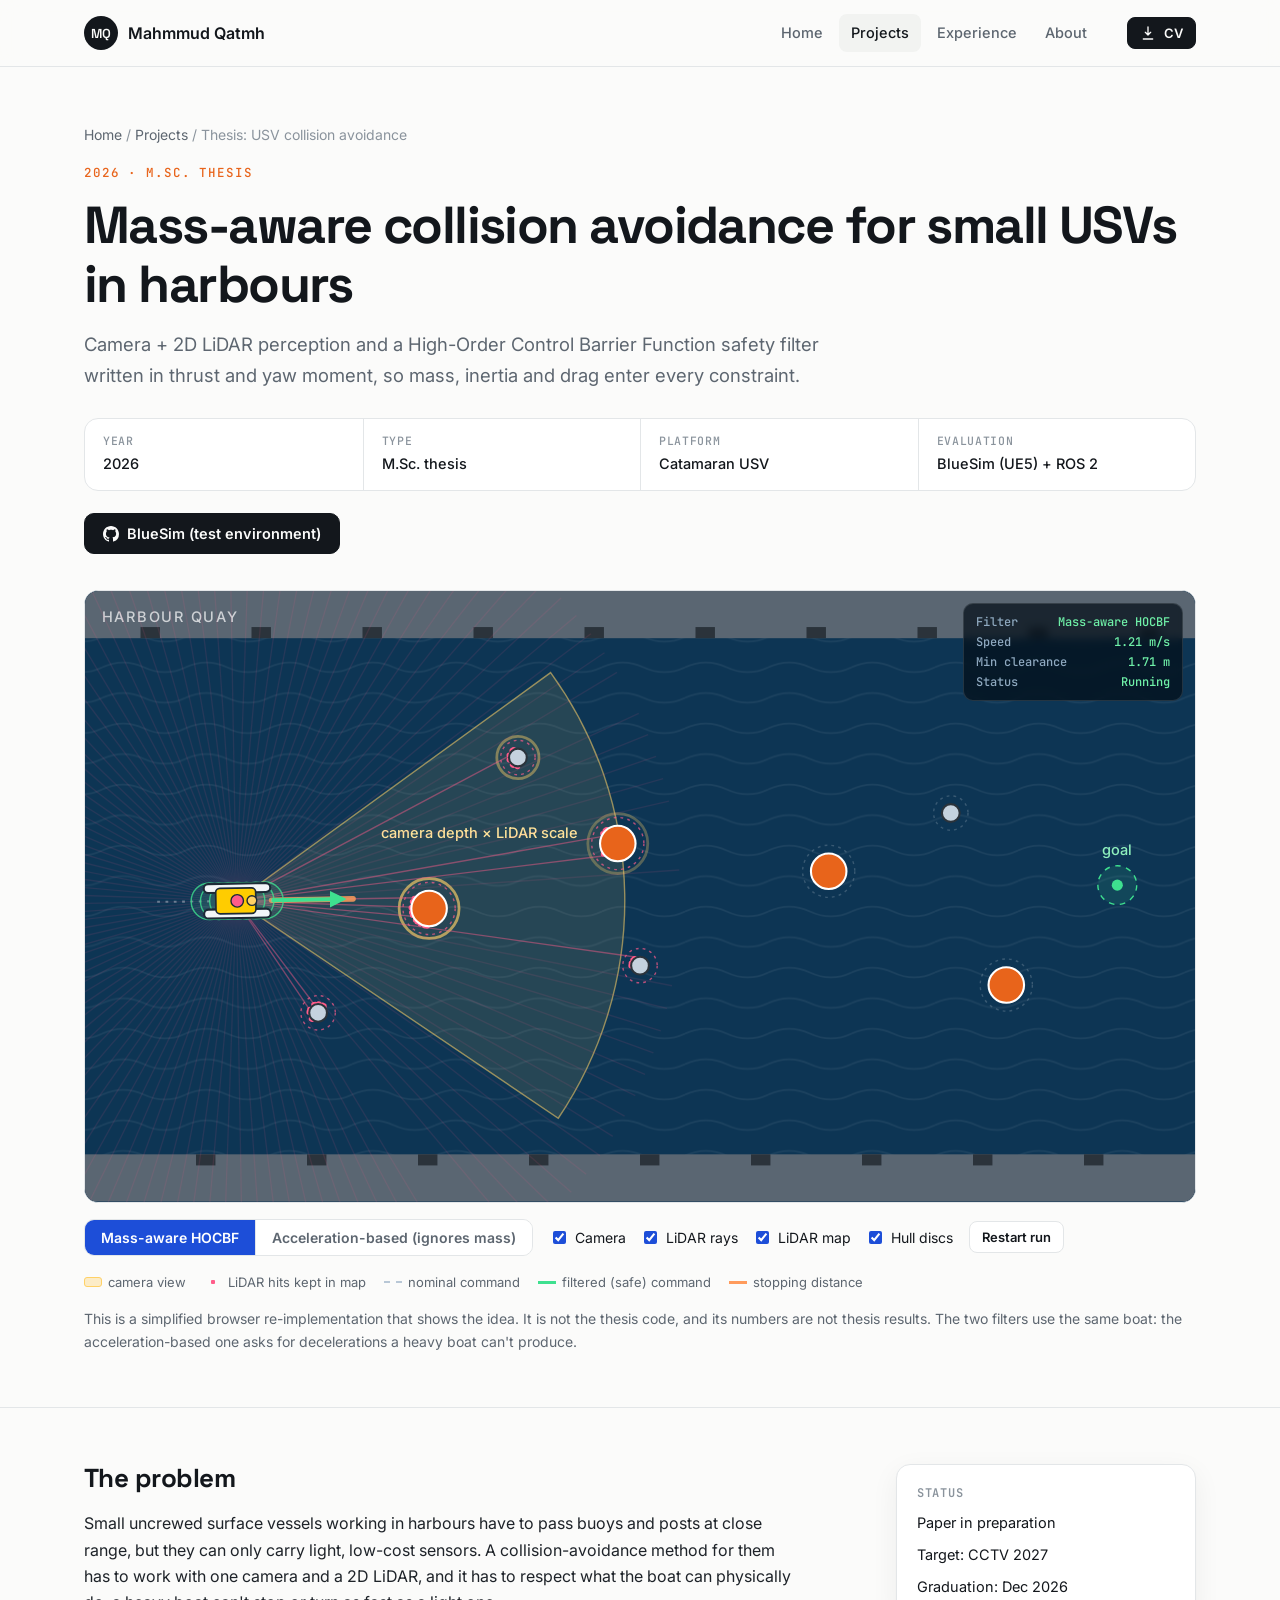
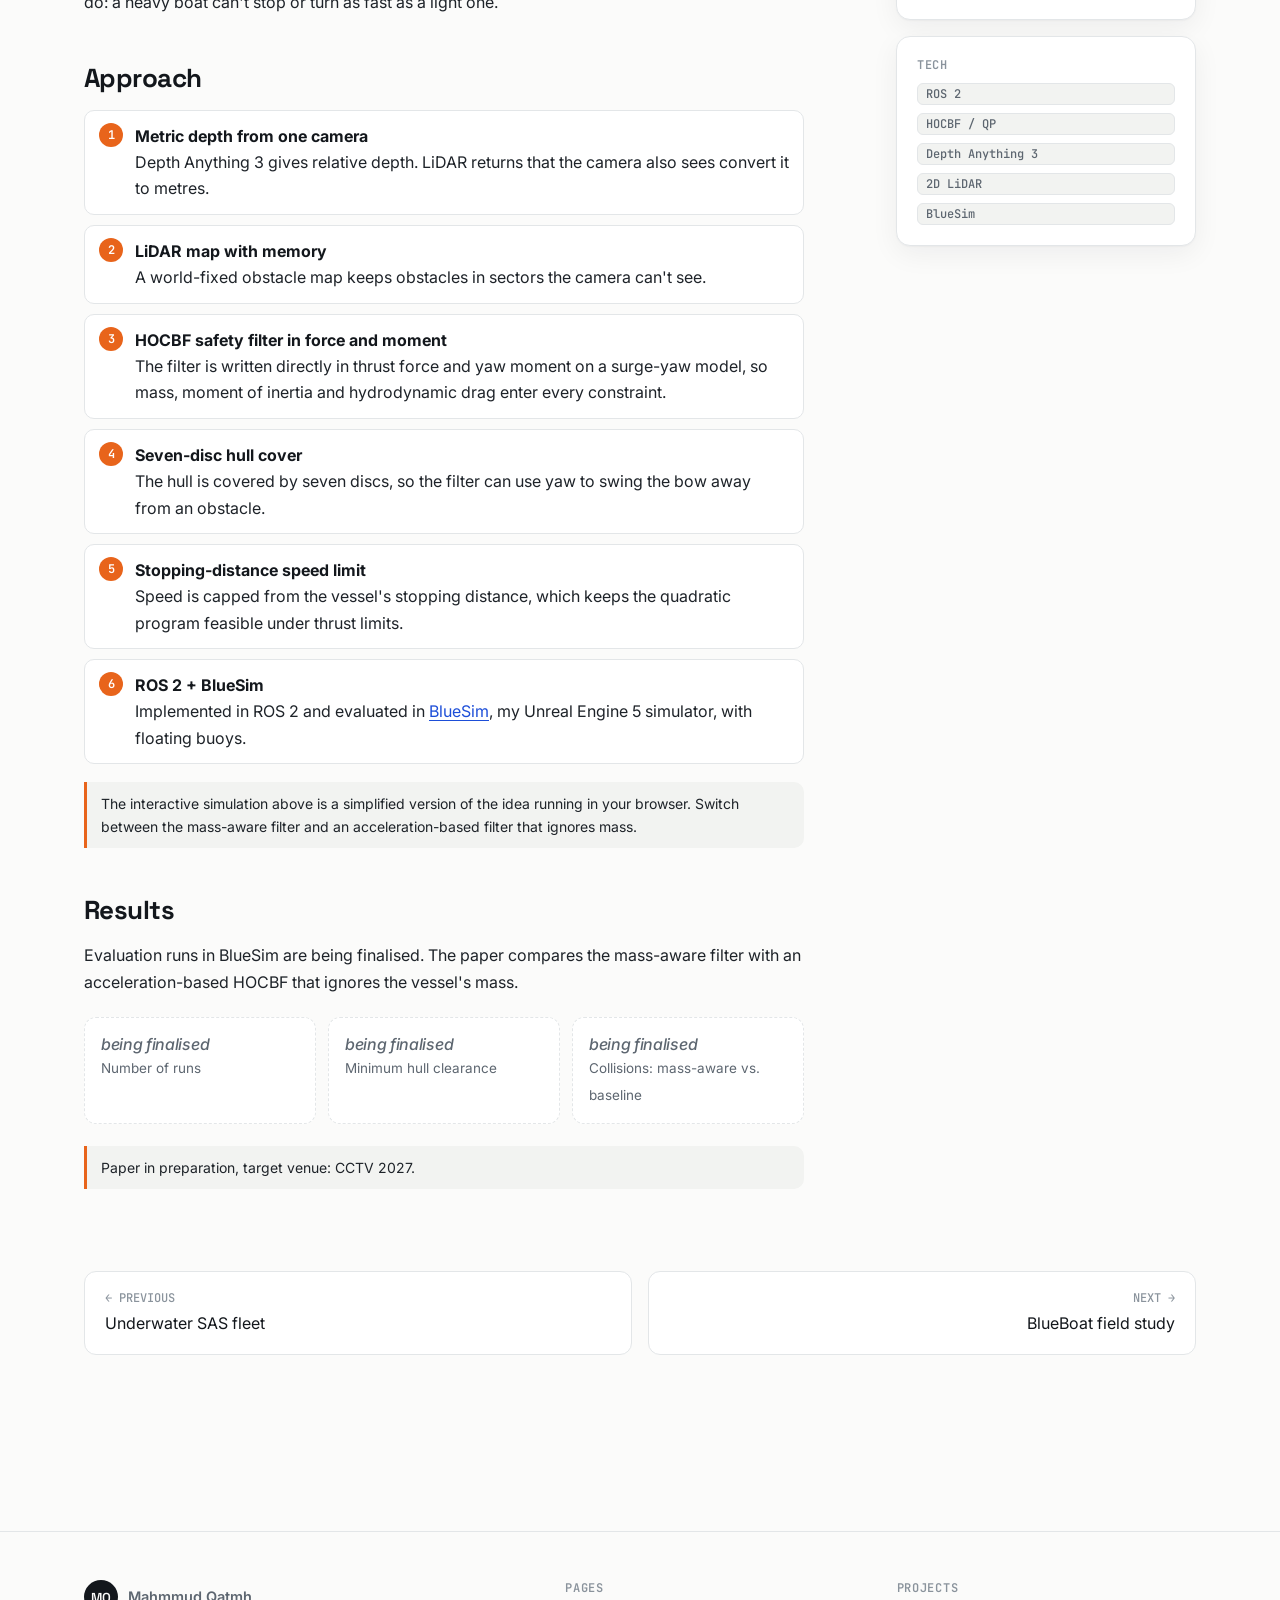
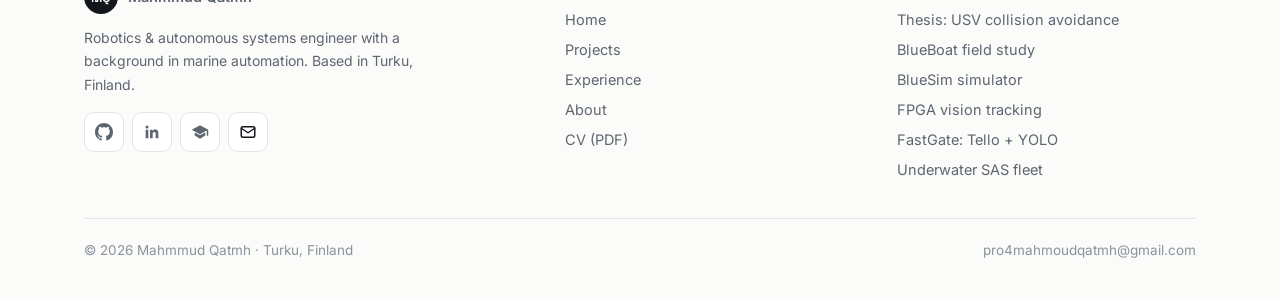
<file: projects/thesis-usv-collision-avoidance.html>
<!doctype html>
<html lang="en">
<head>
<meta charset="utf-8">
<meta name="viewport" content="width=device-width, initial-scale=1">
<title>Thesis: mass-aware USV collision avoidance · Mahmmud Qatmh</title>
<meta name="description" content="M.Sc. thesis: collision avoidance for small USVs with a camera, 2D LiDAR and a mass-aware High-Order Control Barrier Function safety filter.">
<meta name="author" content="Mahmmud Qatmh">
<meta property="og:title" content="Thesis: mass-aware USV collision avoidance · Mahmmud Qatmh">
<meta property="og:description" content="M.Sc. thesis: collision avoidance for small USVs with a camera, 2D LiDAR and a mass-aware High-Order Control Barrier Function safety filter.">
<meta property="og:image" content="https://mahmmudqatmh.github.io/media/bluesim-showcase.jpg">
<meta property="og:type" content="website">
<link rel="icon" href="data:image/svg+xml,%3Csvg xmlns='http://www.w3.org/2000/svg' viewBox='0 0 64 64'%3E%3Ccircle cx='32' cy='32' r='32' fill='%2313171c'/%3E%3Ctext x='32' y='41' font-family='Arial' font-weight='700' font-size='24' fill='white' text-anchor='middle'%3EMQ%3C/text%3E%3C/svg%3E">
<link rel="preconnect" href="https://fonts.googleapis.com">
<link rel="preconnect" href="https://fonts.gstatic.com" crossorigin>
<link href="https://fonts.googleapis.com/css2?family=Inter:wght@400;500;600;700&family=JetBrains+Mono:wght@400;500;600&family=Space+Grotesk:wght@500;600;700&display=swap" rel="stylesheet">
<link rel="stylesheet" href="../styles.css?v=202611240638"><link rel="stylesheet" href="../sims.css?v=202611240638">
</head>
<body>
<a class="skip" href="#main">Skip to content</a>
<header class="site-header">
  <div class="wrap header-inner">
    <a class="brand" href="../index.html"><span class="mono">MQ</span><span>Mahmmud Qatmh</span></a>
    <nav class="nav" aria-label="Main"><a href="../index.html">Home</a><a href="../projects/index.html" aria-current="page">Projects</a><a href="../experience.html">Experience</a><a href="../about.html">About</a></nav>
    <a class="btn btn-small header-cv" href="../Mahmmud_Qatmh_CV.pdf" download><svg viewBox="0 0 24 24" fill="none" stroke="currentColor" stroke-width="2" stroke-linecap="round" stroke-linejoin="round" aria-hidden="true"><path d="M12 3v12m0 0-4-4m4 4 4-4M5 21h14"/></svg>CV</a>
    <button class="menu-btn" aria-label="Menu" aria-expanded="false"><svg width="20" height="20" viewBox="0 0 24 24" fill="none" stroke="currentColor" stroke-width="2" stroke-linecap="round" aria-hidden="true"><path d="M4 7h16M4 12h16M4 17h16"/></svg></button>
  </div>
</header>
<main id="main">

<section class="page-head">
  <div class="wrap">
    <div class="crumbs"><a href="../index.html">Home</a> / <a href="../projects/index.html">Projects</a> / Thesis: USV collision avoidance</div>
    <p class="eyebrow">2026 · M.Sc. thesis</p>
    <h1>Mass-aware collision avoidance for small USVs in harbours</h1>
    <p class="lead narrow">Camera + 2D LiDAR perception and a High-Order Control Barrier Function safety filter written in thrust and yaw moment, so mass, inertia and drag enter every constraint.</p>
    <dl class="proj-meta"><div><dt>Year</dt><dd>2026</dd></div><div><dt>Type</dt><dd>M.Sc. thesis</dd></div><div><dt>Platform</dt><dd>Catamaran USV</dd></div><div><dt>Evaluation</dt><dd>BlueSim (UE5) + ROS 2</dd></div></dl>
    <div class="btn-row"><a class="btn" href="https://github.com/MahmmudQatmh/BlueSim" target="_blank" rel="noopener"><svg viewBox="0 0 16 16" fill="currentColor" aria-hidden="true"><path d="M8 0C3.58 0 0 3.58 0 8c0 3.54 2.29 6.53 5.47 7.59.4.07.55-.17.55-.38 0-.19-.01-.82-.01-1.49-2.01.37-2.53-.49-2.69-.94-.09-.23-.48-.94-.82-1.13-.28-.15-.68-.52-.01-.53.63-.01 1.08.58 1.23.82.72 1.21 1.87.87 2.33.66.07-.52.28-.87.51-1.07-1.78-.2-3.64-.89-3.64-3.95 0-.87.31-1.59.82-2.15-.08-.2-.36-1.02.08-2.12 0 0 .67-.21 2.2.82.64-.18 1.32-.27 2-.27.68 0 1.36.09 2 .27 1.53-1.04 2.2-.82 2.2-.82.44 1.1.16 1.92.08 2.12.51.56.82 1.27.82 2.15 0 3.07-1.87 3.75-3.65 3.95.29.25.54.73.54 1.48 0 1.07-.01 1.93-.01 2.2 0 .21.15.46.55.38A8.01 8.01 0 0016 8c0-4.42-3.58-8-8-8z"/></svg>BlueSim (test environment)</a></div>
    <div style="margin-top:36px">        <figure class="usv-fig" style="margin:0">
          <div class="usv-stage">
            <svg id="usv-svg" viewBox="0 0 800 440" role="img" aria-labelledby="usv-svg-title">
              <title id="usv-svg-title">Top-down simulation of a catamaran USV avoiding buoys and posts in a harbour with a camera, a 2D LiDAR and a control-barrier-function safety filter</title>
            </svg>
            <div class="dp-hud usv-hud">
              <div><span>Filter</span><b id="usv-mode">Mass-aware HOCBF</b></div>
              <div><span>Speed</span><b id="usv-speed">0.00 m/s</b></div>
              <div><span>Min clearance</span><b id="usv-clear">–</b></div>
              <div><span>Status</span><b id="usv-status">Running</b></div>
            </div>
          </div>
          <div class="dp-controls">
            <div class="seg" role="group" aria-label="Safety filter">
              <button type="button" data-usv="mass" aria-pressed="true">Mass-aware HOCBF</button>
              <button type="button" data-usv="accel" aria-pressed="false">Acceleration-based (ignores mass)</button>
            </div>
            <div class="layer-toggles" role="group" aria-label="Show layers">
              <label><input type="checkbox" data-layer="camera" checked> Camera</label>
              <label><input type="checkbox" data-layer="lidar" checked> LiDAR rays</label>
              <label><input type="checkbox" data-layer="map" checked> LiDAR map</label>
              <label><input type="checkbox" data-layer="discs" checked> Hull discs</label>
            </div>
            <button type="button" class="btn btn-small btn-ghost" id="usv-restart">Restart run</button>
          </div>
          <figcaption class="usv-legend">
            <span><i class="lg lg-cam"></i>camera view</span>
            <span><i class="lg lg-lidar"></i>LiDAR hits kept in map</span>
            <span><i class="lg lg-nom"></i>nominal command</span>
            <span><i class="lg lg-safe"></i>filtered (safe) command</span>
            <span><i class="lg lg-stop"></i>stopping distance</span>
          </figcaption>
          <p class="muted small">This is a simplified browser re-implementation that shows the idea. It is not the thesis code, and its numbers are not
            thesis results. The two filters use the same boat: the acceleration-based one asks for decelerations a heavy boat can't produce.</p>
        </figure>

</div>
  </div>
</section>
<section class="section" style="padding-top:56px">
  <div class="wrap prose-grid">
    <article class="prose">
<h2>The problem</h2>
<p>Small uncrewed surface vessels working in harbours have to pass buoys and posts at close range, but they can only carry light,
low-cost sensors. A collision-avoidance method for them has to work with one camera and a 2D LiDAR, and it has to respect what the boat
can physically do: a heavy boat can't stop or turn as fast as a light one.</p>
<h2>Approach</h2>
<ol class="steps">
  <li><b>Metric depth from one camera</b>Depth Anything 3 gives relative depth. LiDAR returns that the camera also sees convert it to metres.</li>
  <li><b>LiDAR map with memory</b>A world-fixed obstacle map keeps obstacles in sectors the camera can't see.</li>
  <li><b>HOCBF safety filter in force and moment</b>The filter is written directly in thrust force and yaw moment on a surge-yaw model, so mass, moment of inertia and hydrodynamic drag enter every constraint.</li>
  <li><b>Seven-disc hull cover</b>The hull is covered by seven discs, so the filter can use yaw to swing the bow away from an obstacle.</li>
  <li><b>Stopping-distance speed limit</b>Speed is capped from the vessel's stopping distance, which keeps the quadratic program feasible under thrust limits.</li>
  <li><b>ROS&nbsp;2 + BlueSim</b>Implemented in ROS&nbsp;2 and evaluated in <a href="../projects/bluesim.html">BlueSim</a>, my Unreal Engine 5 simulator, with floating buoys.</li>
</ol>
<p class="note">The interactive simulation above is a simplified version of the idea running in your browser. Switch between the mass-aware filter and an acceleration-based filter that ignores mass.</p>
<h2>Results</h2>
<p>Evaluation runs in BlueSim are being finalised. The paper compares the mass-aware filter with an acceleration-based HOCBF that ignores the vessel's mass.</p>
<div class="stats">
  <div class="stat todo"><b>being finalised</b><span>Number of runs</span></div>
  <div class="stat todo"><b>being finalised</b><span>Minimum hull clearance</span></div>
  <div class="stat todo"><b>being finalised</b><span>Collisions: mass-aware vs. baseline</span></div>
</div>
<!-- UPDATE the three result tiles when the experiments are done. -->
<p class="note">Paper in preparation, target venue: CCTV 2027.</p></article>
    <aside class="aside"><div class="card"><h4>Status</h4><ul><li>Paper in preparation</li><li>Target: CCTV 2027</li><li>Graduation: Dec 2026</li></ul></div><div class="card"><h4>Tech</h4><ul class="tags"><li>ROS 2</li><li>HOCBF / QP</li><li>Depth Anything 3</li><li>2D LiDAR</li><li>BlueSim</li></ul></div></aside>
  </div>
  <div class="wrap">
    <nav class="pager" aria-label="More projects">
      <a href="../projects/underwater-sas-fleet.html"><span>← Previous</span>Underwater SAS fleet</a>
      <a class="next" href="../projects/blueboat-communication.html"><span>Next →</span>BlueBoat field study</a>
    </nav>
  </div>
</section>
</main>
<footer class="site-footer">
  <div class="wrap">
    <div class="footer-grid">
      <div>
        <a class="brand" href="../index.html"><span class="mono">MQ</span><span>Mahmmud Qatmh</span></a>
        <p class="muted small" style="max-width:340px;margin-top:12px">Robotics &amp; autonomous systems engineer with a background in marine automation. Based in Turku, Finland.</p>
        <div class="icon-row mt-s">
          <a class="icon-btn" href="https://github.com/MahmmudQatmh" target="_blank" rel="noopener" aria-label="GitHub"><svg viewBox="0 0 16 16" fill="currentColor" aria-hidden="true"><path d="M8 0C3.58 0 0 3.58 0 8c0 3.54 2.29 6.53 5.47 7.59.4.07.55-.17.55-.38 0-.19-.01-.82-.01-1.49-2.01.37-2.53-.49-2.69-.94-.09-.23-.48-.94-.82-1.13-.28-.15-.68-.52-.01-.53.63-.01 1.08.58 1.23.82.72 1.21 1.87.87 2.33.66.07-.52.28-.87.51-1.07-1.78-.2-3.64-.89-3.64-3.95 0-.87.31-1.59.82-2.15-.08-.2-.36-1.02.08-2.12 0 0 .67-.21 2.2.82.64-.18 1.32-.27 2-.27.68 0 1.36.09 2 .27 1.53-1.04 2.2-.82 2.2-.82.44 1.1.16 1.92.08 2.12.51.56.82 1.27.82 2.15 0 3.07-1.87 3.75-3.65 3.95.29.25.54.73.54 1.48 0 1.07-.01 1.93-.01 2.2 0 .21.15.46.55.38A8.01 8.01 0 0016 8c0-4.42-3.58-8-8-8z"/></svg></a>
          <a class="icon-btn" href="https://www.linkedin.com/in/mahmmud-qatmh-151688215/" target="_blank" rel="noopener" aria-label="LinkedIn"><svg viewBox="0 0 24 24" fill="currentColor" aria-hidden="true"><path d="M20.45 20.45h-3.55v-5.57c0-1.33-.03-3.04-1.85-3.04-1.85 0-2.14 1.45-2.14 2.94v5.67H9.36V9h3.41v1.56h.05c.48-.9 1.64-1.85 3.37-1.85 3.6 0 4.27 2.37 4.27 5.46v6.28zM5.34 7.43a2.06 2.06 0 110-4.12 2.06 2.06 0 010 4.12zM7.12 20.45H3.56V9h3.56v11.45z"/></svg></a>
          <a class="icon-btn" href="https://scholar.google.com/citations?view_op=search_authors&mauthors=Mahmmud+Qatmh" target="_blank" rel="noopener" aria-label="Google Scholar"><svg viewBox="0 0 24 24" fill="currentColor" aria-hidden="true"><path d="M12 3 1 9l11 6 9-4.91V17h2V9L12 3zm-6.82 9.5L5 13.18v3.64L12 21l7-4.18v-3.64l-.18-.68L12 16.27 5.18 12.5z"/></svg></a>
          <button class="icon-btn" data-open-email aria-label="Email"><svg viewBox="0 0 24 24" fill="none" stroke="currentColor" stroke-width="2" stroke-linecap="round" stroke-linejoin="round" aria-hidden="true"><rect x="3" y="5" width="18" height="14" rx="2"/><path d="m3 7 9 6 9-6"/></svg></button>
        </div>
      </div>
      <div><h4>Pages</h4><ul><li><a href="../index.html">Home</a></li><li><a href="../projects/index.html">Projects</a></li><li><a href="../experience.html">Experience</a></li><li><a href="../about.html">About</a></li><li><a href="../Mahmmud_Qatmh_CV.pdf" download>CV (PDF)</a></li></ul></div>
      <div><h4>Projects</h4><ul><li><a href="../projects/thesis-usv-collision-avoidance.html">Thesis: USV collision avoidance</a></li><li><a href="../projects/blueboat-communication.html">BlueBoat field study</a></li><li><a href="../projects/bluesim.html">BlueSim simulator</a></li><li><a href="../projects/fpga-vision-tracking.html">FPGA vision tracking</a></li><li><a href="../projects/fastgate-tello.html">FastGate: Tello + YOLO</a></li><li><a href="../projects/underwater-sas-fleet.html">Underwater SAS fleet</a></li></ul></div>
    </div>
    <div class="footer-bottom"><span>© 2026 Mahmmud Qatmh · Turku, Finland</span><span>pro4mahmoudqatmh@gmail.com</span></div>
  </div>
</footer>
<script src="../main.js?v=202611240638"></script><script src="../usv.js?v=202611240638"></script>
</body>
</html>
</file>
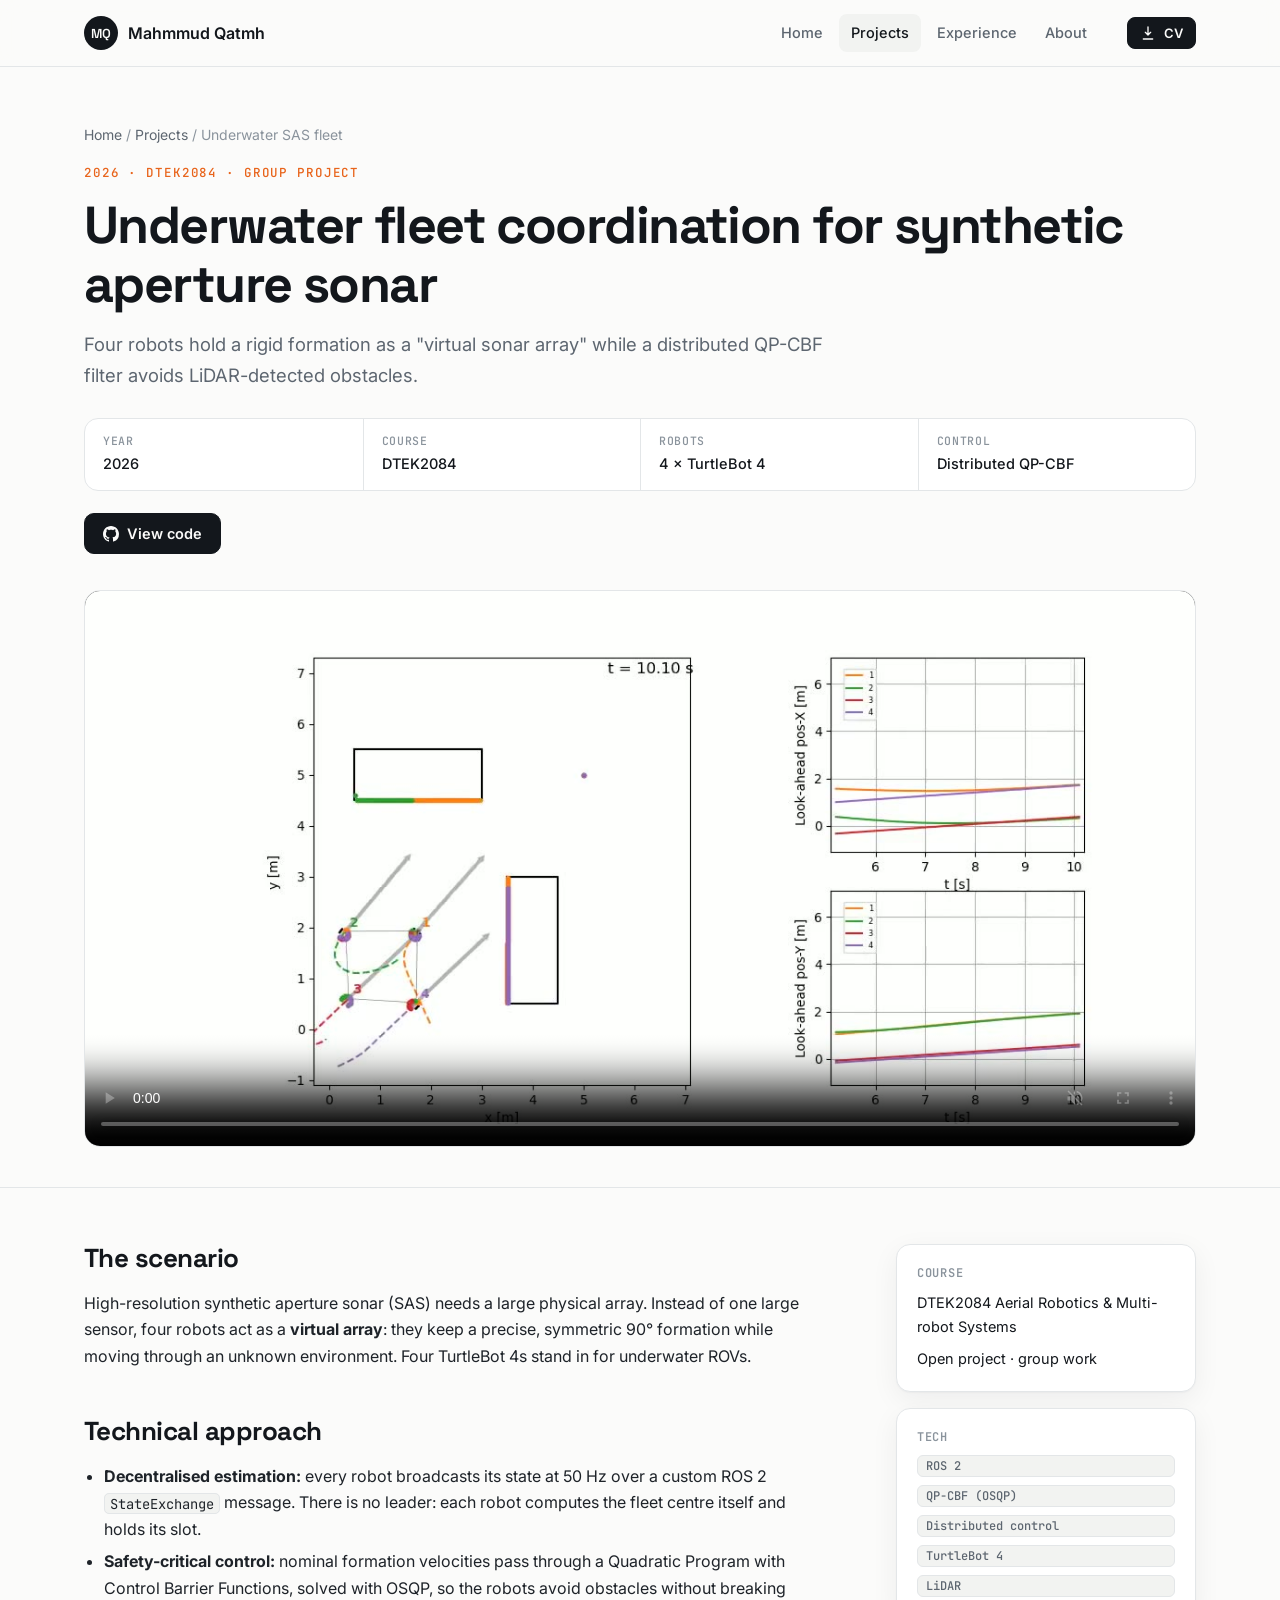
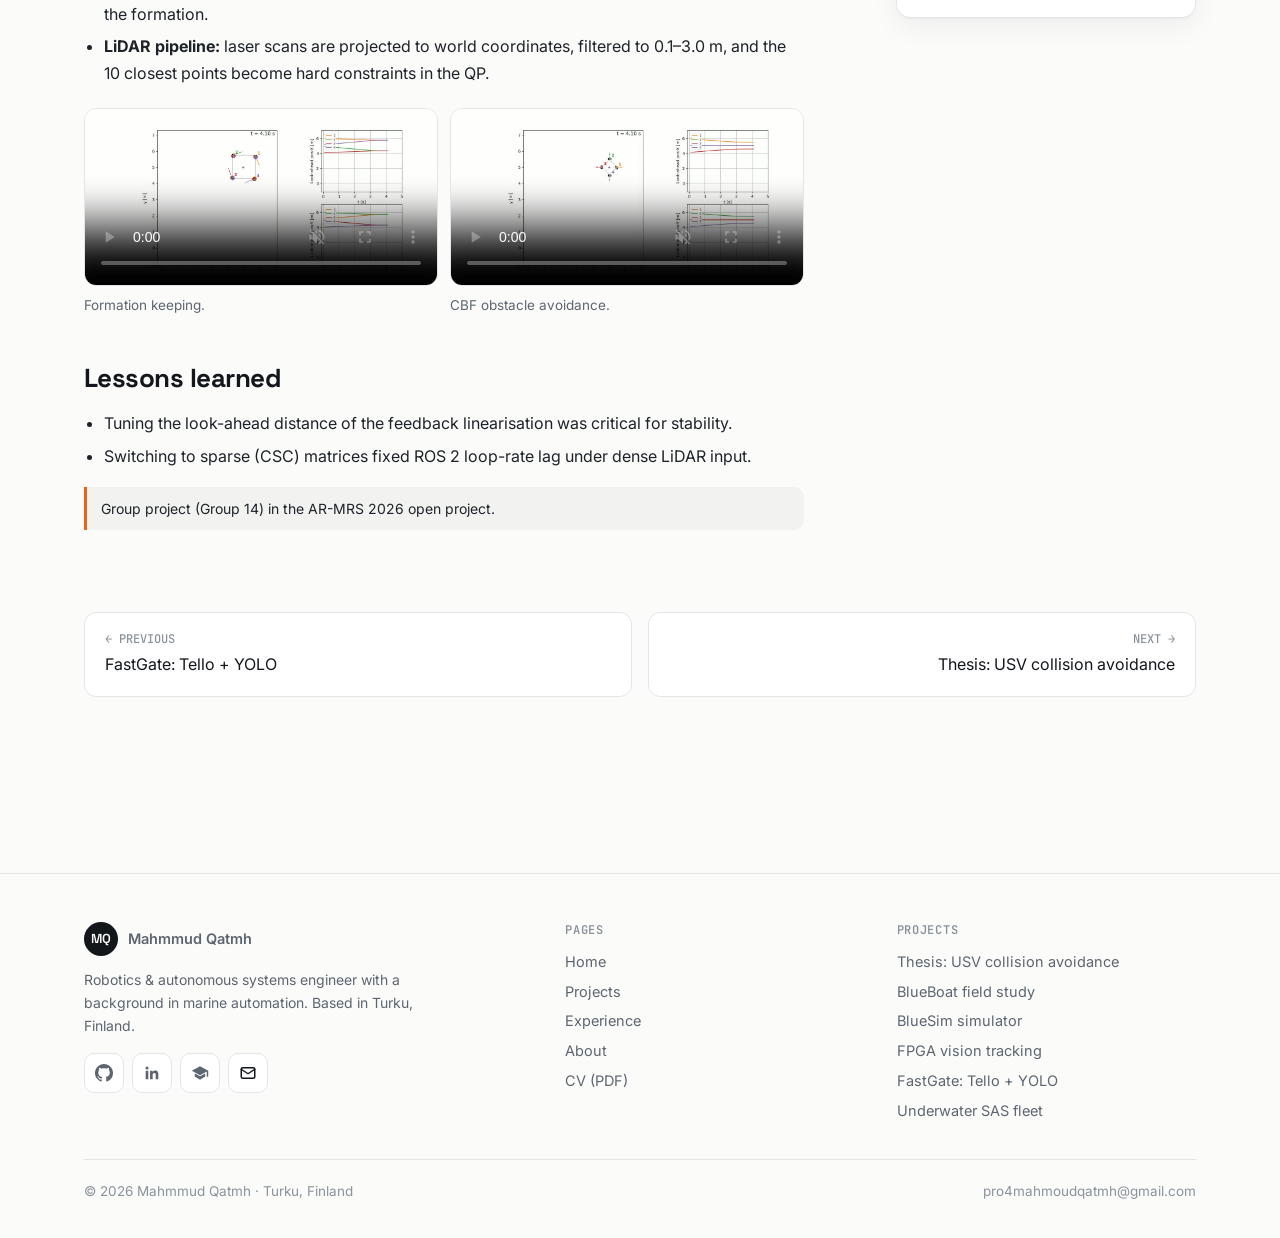
<file: projects/underwater-sas-fleet.html>
<!doctype html>
<html lang="en">
<head>
<meta charset="utf-8">
<meta name="viewport" content="width=device-width, initial-scale=1">
<title>Underwater SAS fleet coordination · Mahmmud Qatmh</title>
<meta name="description" content="Four robots keep a virtual sonar array formation with decentralised state exchange and a QP-CBF safety filter in ROS 2.">
<meta name="author" content="Mahmmud Qatmh">
<meta property="og:title" content="Underwater SAS fleet coordination · Mahmmud Qatmh">
<meta property="og:description" content="Four robots keep a virtual sonar array formation with decentralised state exchange and a QP-CBF safety filter in ROS 2.">
<meta property="og:image" content="https://mahmmudqatmh.github.io/media/sas-full.jpg">
<meta property="og:type" content="website">
<link rel="icon" href="data:image/svg+xml,%3Csvg xmlns='http://www.w3.org/2000/svg' viewBox='0 0 64 64'%3E%3Ccircle cx='32' cy='32' r='32' fill='%2313171c'/%3E%3Ctext x='32' y='41' font-family='Arial' font-weight='700' font-size='24' fill='white' text-anchor='middle'%3EMQ%3C/text%3E%3C/svg%3E">
<link rel="preconnect" href="https://fonts.googleapis.com">
<link rel="preconnect" href="https://fonts.gstatic.com" crossorigin>
<link href="https://fonts.googleapis.com/css2?family=Inter:wght@400;500;600;700&family=JetBrains+Mono:wght@400;500;600&family=Space+Grotesk:wght@500;600;700&display=swap" rel="stylesheet">
<link rel="stylesheet" href="../styles.css?v=202611240638">
</head>
<body>
<a class="skip" href="#main">Skip to content</a>
<header class="site-header">
  <div class="wrap header-inner">
    <a class="brand" href="../index.html"><span class="mono">MQ</span><span>Mahmmud Qatmh</span></a>
    <nav class="nav" aria-label="Main"><a href="../index.html">Home</a><a href="../projects/index.html" aria-current="page">Projects</a><a href="../experience.html">Experience</a><a href="../about.html">About</a></nav>
    <a class="btn btn-small header-cv" href="../Mahmmud_Qatmh_CV.pdf" download><svg viewBox="0 0 24 24" fill="none" stroke="currentColor" stroke-width="2" stroke-linecap="round" stroke-linejoin="round" aria-hidden="true"><path d="M12 3v12m0 0-4-4m4 4 4-4M5 21h14"/></svg>CV</a>
    <button class="menu-btn" aria-label="Menu" aria-expanded="false"><svg width="20" height="20" viewBox="0 0 24 24" fill="none" stroke="currentColor" stroke-width="2" stroke-linecap="round" aria-hidden="true"><path d="M4 7h16M4 12h16M4 17h16"/></svg></button>
  </div>
</header>
<main id="main">

<section class="page-head">
  <div class="wrap">
    <div class="crumbs"><a href="../index.html">Home</a> / <a href="../projects/index.html">Projects</a> / Underwater SAS fleet</div>
    <p class="eyebrow">2026 · DTEK2084 · group project</p>
    <h1>Underwater fleet coordination for synthetic aperture sonar</h1>
    <p class="lead narrow">Four robots hold a rigid formation as a &quot;virtual sonar array&quot; while a distributed QP-CBF filter avoids LiDAR-detected obstacles.</p>
    <dl class="proj-meta"><div><dt>Year</dt><dd>2026</dd></div><div><dt>Course</dt><dd>DTEK2084</dd></div><div><dt>Robots</dt><dd>4 × TurtleBot 4</dd></div><div><dt>Control</dt><dd>Distributed QP-CBF</dd></div></dl>
    <div class="btn-row"><a class="btn" href="https://github.com/MahmmudQatmh/underwater-sas-fleet-coordination" target="_blank" rel="noopener"><svg viewBox="0 0 16 16" fill="currentColor" aria-hidden="true"><path d="M8 0C3.58 0 0 3.58 0 8c0 3.54 2.29 6.53 5.47 7.59.4.07.55-.17.55-.38 0-.19-.01-.82-.01-1.49-2.01.37-2.53-.49-2.69-.94-.09-.23-.48-.94-.82-1.13-.28-.15-.68-.52-.01-.53.63-.01 1.08.58 1.23.82.72 1.21 1.87.87 2.33.66.07-.52.28-.87.51-1.07-1.78-.2-3.64-.89-3.64-3.95 0-.87.31-1.59.82-2.15-.08-.2-.36-1.02.08-2.12 0 0 .67-.21 2.2.82.64-.18 1.32-.27 2-.27.68 0 1.36.09 2 .27 1.53-1.04 2.2-.82 2.2-.82.44 1.1.16 1.92.08 2.12.51.56.82 1.27.82 2.15 0 3.07-1.87 3.75-3.65 3.95.29.25.54.73.54 1.48 0 1.07-.01 1.93-.01 2.2 0 .21.15.46.55.38A8.01 8.01 0 0016 8c0-4.42-3.58-8-8-8z"/></svg>View code</a></div>
    <figure class="hero-media light"><video src="../media/sas-full.mp4" poster="../media/sas-full.jpg" controls muted playsinline preload="metadata"></video></figure>
  </div>
</section>
<section class="section" style="padding-top:56px">
  <div class="wrap prose-grid">
    <article class="prose">
<h2>The scenario</h2>
<p>High-resolution synthetic aperture sonar (SAS) needs a large physical array. Instead of one large sensor, four robots act as a
<b>virtual array</b>: they keep a precise, symmetric 90° formation while moving through an unknown environment. Four TurtleBot 4s stand in for underwater ROVs.</p>
<h2>Technical approach</h2>
<ul>
  <li><b>Decentralised estimation:</b> every robot broadcasts its state at 50&nbsp;Hz over a custom ROS&nbsp;2 <code>StateExchange</code> message. There is no leader: each robot computes the fleet centre itself and holds its slot.</li>
  <li><b>Safety-critical control:</b> nominal formation velocities pass through a Quadratic Program with Control Barrier Functions, solved with OSQP, so the robots avoid obstacles without breaking the formation.</li>
  <li><b>LiDAR pipeline:</b> laser scans are projected to world coordinates, filtered to 0.1–3.0&nbsp;m, and the 10 closest points become hard constraints in the QP.</li>
</ul>
<div class="gallery">
  <figure><video src="../media/sas-formation.mp4" poster="../media/sas-formation.jpg" controls muted playsinline preload="metadata"></video><figcaption>Formation keeping.</figcaption></figure>
  <figure><video src="../media/sas-cbf.mp4" poster="../media/sas-cbf.jpg" controls muted playsinline preload="metadata"></video><figcaption>CBF obstacle avoidance.</figcaption></figure>
</div>
<h2>Lessons learned</h2>
<ul>
  <li>Tuning the look-ahead distance of the feedback linearisation was critical for stability.</li>
  <li>Switching to sparse (CSC) matrices fixed ROS&nbsp;2 loop-rate lag under dense LiDAR input.</li>
</ul>
<p class="note">Group project (Group 14) in the AR-MRS 2026 open project.</p></article>
    <aside class="aside"><div class="card"><h4>Course</h4><ul><li>DTEK2084 Aerial Robotics &amp; Multi-robot Systems</li><li>Open project · group work</li></ul></div><div class="card"><h4>Tech</h4><ul class="tags"><li>ROS 2</li><li>QP-CBF (OSQP)</li><li>Distributed control</li><li>TurtleBot 4</li><li>LiDAR</li></ul></div></aside>
  </div>
  <div class="wrap">
    <nav class="pager" aria-label="More projects">
      <a href="../projects/fastgate-tello.html"><span>← Previous</span>FastGate: Tello + YOLO</a>
      <a class="next" href="../projects/thesis-usv-collision-avoidance.html"><span>Next →</span>Thesis: USV collision avoidance</a>
    </nav>
  </div>
</section>
</main>
<footer class="site-footer">
  <div class="wrap">
    <div class="footer-grid">
      <div>
        <a class="brand" href="../index.html"><span class="mono">MQ</span><span>Mahmmud Qatmh</span></a>
        <p class="muted small" style="max-width:340px;margin-top:12px">Robotics &amp; autonomous systems engineer with a background in marine automation. Based in Turku, Finland.</p>
        <div class="icon-row mt-s">
          <a class="icon-btn" href="https://github.com/MahmmudQatmh" target="_blank" rel="noopener" aria-label="GitHub"><svg viewBox="0 0 16 16" fill="currentColor" aria-hidden="true"><path d="M8 0C3.58 0 0 3.58 0 8c0 3.54 2.29 6.53 5.47 7.59.4.07.55-.17.55-.38 0-.19-.01-.82-.01-1.49-2.01.37-2.53-.49-2.69-.94-.09-.23-.48-.94-.82-1.13-.28-.15-.68-.52-.01-.53.63-.01 1.08.58 1.23.82.72 1.21 1.87.87 2.33.66.07-.52.28-.87.51-1.07-1.78-.2-3.64-.89-3.64-3.95 0-.87.31-1.59.82-2.15-.08-.2-.36-1.02.08-2.12 0 0 .67-.21 2.2.82.64-.18 1.32-.27 2-.27.68 0 1.36.09 2 .27 1.53-1.04 2.2-.82 2.2-.82.44 1.1.16 1.92.08 2.12.51.56.82 1.27.82 2.15 0 3.07-1.87 3.75-3.65 3.95.29.25.54.73.54 1.48 0 1.07-.01 1.93-.01 2.2 0 .21.15.46.55.38A8.01 8.01 0 0016 8c0-4.42-3.58-8-8-8z"/></svg></a>
          <a class="icon-btn" href="https://www.linkedin.com/in/mahmmud-qatmh-151688215/" target="_blank" rel="noopener" aria-label="LinkedIn"><svg viewBox="0 0 24 24" fill="currentColor" aria-hidden="true"><path d="M20.45 20.45h-3.55v-5.57c0-1.33-.03-3.04-1.85-3.04-1.85 0-2.14 1.45-2.14 2.94v5.67H9.36V9h3.41v1.56h.05c.48-.9 1.64-1.85 3.37-1.85 3.6 0 4.27 2.37 4.27 5.46v6.28zM5.34 7.43a2.06 2.06 0 110-4.12 2.06 2.06 0 010 4.12zM7.12 20.45H3.56V9h3.56v11.45z"/></svg></a>
          <a class="icon-btn" href="https://scholar.google.com/citations?view_op=search_authors&mauthors=Mahmmud+Qatmh" target="_blank" rel="noopener" aria-label="Google Scholar"><svg viewBox="0 0 24 24" fill="currentColor" aria-hidden="true"><path d="M12 3 1 9l11 6 9-4.91V17h2V9L12 3zm-6.82 9.5L5 13.18v3.64L12 21l7-4.18v-3.64l-.18-.68L12 16.27 5.18 12.5z"/></svg></a>
          <button class="icon-btn" data-open-email aria-label="Email"><svg viewBox="0 0 24 24" fill="none" stroke="currentColor" stroke-width="2" stroke-linecap="round" stroke-linejoin="round" aria-hidden="true"><rect x="3" y="5" width="18" height="14" rx="2"/><path d="m3 7 9 6 9-6"/></svg></button>
        </div>
      </div>
      <div><h4>Pages</h4><ul><li><a href="../index.html">Home</a></li><li><a href="../projects/index.html">Projects</a></li><li><a href="../experience.html">Experience</a></li><li><a href="../about.html">About</a></li><li><a href="../Mahmmud_Qatmh_CV.pdf" download>CV (PDF)</a></li></ul></div>
      <div><h4>Projects</h4><ul><li><a href="../projects/thesis-usv-collision-avoidance.html">Thesis: USV collision avoidance</a></li><li><a href="../projects/blueboat-communication.html">BlueBoat field study</a></li><li><a href="../projects/bluesim.html">BlueSim simulator</a></li><li><a href="../projects/fpga-vision-tracking.html">FPGA vision tracking</a></li><li><a href="../projects/fastgate-tello.html">FastGate: Tello + YOLO</a></li><li><a href="../projects/underwater-sas-fleet.html">Underwater SAS fleet</a></li></ul></div>
    </div>
    <div class="footer-bottom"><span>© 2026 Mahmmud Qatmh · Turku, Finland</span><span>pro4mahmoudqatmh@gmail.com</span></div>
  </div>
</footer>
<script src="../main.js?v=202611240638"></script>
</body>
</html>
</file>
<file: styles.css>
/* =========================================================
   Mahmmud Qatmh — portfolio
   Design tokens, layout and components
   ========================================================= */
:root {
  --bg: #fbfbfa;
  --bg-alt: #f2f3f1;
  --surface: #ffffff;
  --text: #13171c;
  --muted: #5d6670;
  --faint: #8a939c;
  --line: #e3e6e8;
  --accent: #1d4ed8;
  --accent-ink: #ffffff;
  --accent-soft: #e8eefc;
  --signal: #e8641b;
  --ok: #16a34a;
  --radius: 14px;
  --shadow: 0 1px 2px rgba(16, 24, 40, .04), 0 8px 28px rgba(16, 24, 40, .06);
  --dp-sea: #0d3554;
  --dp-wave: rgba(255,255,255,.14);
  --font: "Inter", system-ui, -apple-system, "Segoe UI", sans-serif;
  --display: "Space Grotesk", "Inter", system-ui, sans-serif;
  --mono: "JetBrains Mono", ui-monospace, monospace;
  color-scheme: light;
}
@media (prefers-color-scheme: dark) {
  :root {
    --bg: #0c0f13;
    --bg-alt: #12161b;
    --surface: #161b21;
    --text: #e8ecf0;
    --muted: #9aa5b1;
    --faint: #6e7883;
    --line: #252c34;
    --accent: #6d9cff;
    --accent-ink: #08111f;
    --accent-soft: #17223a;
    --signal: #ff8a3d;
    --shadow: none;
    --dp-sea: #082338;
    color-scheme: dark;
  }
}

* { box-sizing: border-box; }
html { scroll-behavior: smooth; scroll-padding-top: 80px; -webkit-text-size-adjust: 100%; }
body { margin: 0; background: var(--bg); color: var(--text); font: 16px/1.65 var(--font); -webkit-font-smoothing: antialiased; }
img, video, svg { max-width: 100%; display: block; }
a { color: var(--accent); text-decoration-thickness: 1px; text-underline-offset: 3px; }
code { font: .86em var(--mono); background: var(--bg-alt); border: 1px solid var(--line); padding: .05em .35em; border-radius: 5px; }
h1, h2, h3, h4 { font-family: var(--display); letter-spacing: -.02em; line-height: 1.15; margin: 0; }
.wrap { max-width: 1160px; margin: 0 auto; padding: 0 24px; }
.narrow { max-width: 760px; }
.muted { color: var(--muted); }
.small { font-size: 14px; }
.mt-s { margin-top: 16px; } .mt { margin-top: 48px; } .mt-m { margin-top: 36px; }
.skip { position: absolute; left: -999px; top: 8px; background: var(--surface); padding: 8px 12px; border-radius: 8px; z-index: 100; }
.skip:focus { left: 8px; }
:focus-visible { outline: 2px solid var(--accent); outline-offset: 2px; }

/* ---------- header ---------- */
.site-header { position: sticky; top: 0; z-index: 50; background: color-mix(in srgb, var(--bg) 85%, transparent); backdrop-filter: saturate(1.4) blur(12px); border-bottom: 1px solid var(--line); }
.header-inner { display: flex; align-items: center; gap: 28px; height: 66px; }
.brand { display: flex; align-items: center; gap: 10px; color: var(--text); text-decoration: none; font-weight: 600; }
.mono { width: 34px; height: 34px; border-radius: 50%; display: grid; place-items: center; background: var(--text); color: var(--bg); font: 600 13px var(--display); letter-spacing: .02em; flex: none; overflow: hidden; }
.mono img { width: 100%; height: 100%; object-fit: cover; }
.nav { display: flex; gap: 4px; margin-left: auto; }
.nav a { color: var(--muted); text-decoration: none; font-size: 14.5px; font-weight: 500; padding: 7px 12px; border-radius: 8px; }
.nav a:hover { color: var(--text); background: var(--bg-alt); }
.nav a[aria-current="page"] { color: var(--text); background: var(--bg-alt); }
.menu-btn { display: none; margin-left: auto; background: none; border: 1px solid var(--line); border-radius: 8px; width: 40px; height: 38px; color: var(--text); cursor: pointer; }
.menu-btn svg { margin: auto; }

/* ---------- buttons ---------- */
.btn { display: inline-flex; align-items: center; gap: 8px; background: var(--text); color: var(--bg); padding: 11px 18px; border-radius: 10px; font: 600 14.5px var(--font); text-decoration: none; border: 1px solid var(--text); cursor: pointer; transition: transform .15s, opacity .15s; white-space: nowrap; }
.btn:hover { transform: translateY(-1px); opacity: .92; }
.btn-ghost { background: var(--surface); color: var(--text); border-color: var(--line); }
.btn-ghost:hover { border-color: var(--faint); }
.btn-accent { background: var(--accent); border-color: var(--accent); color: var(--accent-ink); }
.btn-small { padding: 7px 12px; font-size: 13px; border-radius: 8px; }
.btn svg { width: 16px; height: 16px; flex: none; }
.btn-row { display: flex; flex-wrap: wrap; gap: 10px; }
.icon-row { display: flex; gap: 8px; }
.icon-btn { width: 40px; height: 40px; border-radius: 10px; display: grid; place-items: center; border: 1px solid var(--line); background: var(--surface); color: var(--text); cursor: pointer; transition: border-color .15s; }
.icon-btn:hover { border-color: var(--faint); }
.icon-btn svg { width: 18px; height: 18px; }

/* ---------- labels, tags ---------- */
.eyebrow { font: 500 12.5px/1.4 var(--mono); text-transform: uppercase; letter-spacing: .07em; color: var(--signal); margin: 0 0 14px; }
.pill { display: inline-flex; align-items: center; gap: 8px; font-size: 13.5px; font-weight: 500; color: var(--text); background: var(--surface); border: 1px solid var(--line); padding: 6px 12px 6px 10px; border-radius: 999px; }
.dot { width: 8px; height: 8px; border-radius: 50%; background: var(--ok); box-shadow: 0 0 0 4px color-mix(in srgb, var(--ok) 20%, transparent); flex: none; }
.tags { display: flex; flex-wrap: wrap; gap: 6px; list-style: none; padding: 0; margin: 0; }
.tags li { font: 500 12px var(--mono); color: var(--muted); background: var(--bg-alt); border: 1px solid var(--line); padding: 2px 8px; border-radius: 6px; }
.chips { display: flex; flex-wrap: wrap; gap: 8px; margin: 0; }
.chips span { background: var(--surface); border: 1px solid var(--line); border-radius: 999px; padding: 5px 12px; font-size: 14px; }

/* ---------- sections ---------- */
.section { padding: 88px 0; }
.section.alt { background: var(--bg-alt); border-top: 1px solid var(--line); border-bottom: 1px solid var(--line); }
.section-head { display: flex; align-items: end; justify-content: space-between; gap: 24px; margin-bottom: 36px; }
.h2 { font-size: clamp(28px, 3.4vw, 38px); }
.h3 { font-size: 20px; margin-bottom: 12px; }
.lead { font-size: 18.5px; color: var(--muted); margin: 0; }
.lead b, .lead strong { color: var(--text); font-weight: 600; }
.link-arrow { font-weight: 600; text-decoration: none; white-space: nowrap; }
.link-arrow:hover { text-decoration: underline; }

/* ---------- home hero ---------- */
.hero { padding: 72px 0 64px; }
.hero-grid { display: grid; grid-template-columns: 1.35fr 1fr; gap: 56px; align-items: center; }
.hero h1 { font-size: clamp(40px, 6vw, 68px); letter-spacing: -.035em; margin: 22px 0 10px; }
.hero .role { font: 500 clamp(18px, 2vw, 22px)/1.35 var(--display); color: var(--muted); margin: 0 0 22px; }
.hero .lead { max-width: 620px; margin-bottom: 28px; }
.hero .btn-row { margin-bottom: 26px; }
.profile-card { background: var(--surface); border: 1px solid var(--line); border-radius: 20px; padding: 22px; box-shadow: var(--shadow); }
.portrait { aspect-ratio: 4/3; border-radius: 14px; overflow: hidden; background: linear-gradient(135deg, #0d3554, #1d4ed8 60%, #e8641b); display: grid; place-items: center; position: relative; }
.portrait img, .portrait video { width: 100%; height: 100%; object-fit: cover; }
.portrait.tall { aspect-ratio: 4/5; background: var(--bg-alt); }
.portrait.tall img { object-position: 50% 30%; }
.portrait .initials { font: 600 64px var(--display); color: #fff; letter-spacing: -.02em; }
.portrait-cap { position: absolute; left: 10px; bottom: 10px; font: 500 11.5px var(--mono); color: #fff; background: rgba(0,0,0,.45); padding: 3px 8px; border-radius: 6px; }
.facts { list-style: none; padding: 0; margin: 18px 0 0; display: grid; gap: 0; }
.facts li { display: flex; justify-content: space-between; gap: 16px; padding: 10px 2px; border-top: 1px solid var(--line); font-size: 14.5px; }
.facts li span { color: var(--muted); }
.facts li b { font-weight: 600; text-align: right; }

/* ---------- logos / numbers strip ---------- */
.strip { display: grid; grid-template-columns: repeat(4, 1fr); border: 1px solid var(--line); border-radius: var(--radius); background: var(--surface); overflow: hidden; }
.strip div { padding: 20px 22px; border-left: 1px solid var(--line); }
.strip div:first-child { border-left: 0; }
.strip b { display: block; font: 600 28px var(--display); letter-spacing: -.02em; }
.strip span { font-size: 13.5px; color: var(--muted); }

/* ---------- news ---------- */
.news { list-style: none; padding: 0; margin: 0; border-top: 1px solid var(--line); }
.news li { display: grid; grid-template-columns: 110px 1fr; gap: 20px; padding: 16px 0; border-bottom: 1px solid var(--line); }
.news time { font: 500 13px/1.8 var(--mono); color: var(--faint); }
.news a { font-weight: 600; }

/* ---------- project cards ---------- */
.grid { display: grid; gap: 22px; }
.grid-3 { grid-template-columns: repeat(3, 1fr); }
.grid-2 { grid-template-columns: repeat(2, 1fr); }
.card { background: var(--surface); border: 1px solid var(--line); border-radius: var(--radius); padding: 24px; box-shadow: var(--shadow); }
.card h3 { font-size: 18.5px; margin-bottom: 8px; }
.card p { margin: 0 0 10px; color: var(--muted); font-size: 15px; }
.card p:last-child { margin-bottom: 0; }
.pcard { display: flex; flex-direction: column; background: var(--surface); border: 1px solid var(--line); border-radius: var(--radius); overflow: hidden; box-shadow: var(--shadow); transition: transform .2s, border-color .2s; position: relative; }
.pcard:hover { transform: translateY(-3px); border-color: var(--faint); }
.pcard .thumb { aspect-ratio: 16/10; background: var(--bg-alt); overflow: hidden; border-bottom: 1px solid var(--line); }
.pcard .thumb img { width: 100%; height: 100%; object-fit: cover; transition: transform .4s; }
.pcard:hover .thumb img { transform: scale(1.03); }
.pcard .body { padding: 18px 20px 20px; display: flex; flex-direction: column; gap: 10px; flex: 1; }
.pcard .meta { font: 500 12px var(--mono); color: var(--faint); text-transform: uppercase; letter-spacing: .05em; }
.pcard h3 { font-size: 19px; }
.pcard h3 a { color: var(--text); text-decoration: none; }
.pcard h3 a::after { content: ""; position: absolute; inset: 0; }
.pcard p { margin: 0; color: var(--muted); font-size: 15px; }
.pcard .tags { margin-top: auto; padding-top: 6px; }
.pcard .badge { position: absolute; top: 12px; left: 12px; font: 600 11.5px var(--mono); text-transform: uppercase; letter-spacing: .05em; background: var(--signal); color: #fff; padding: 4px 8px; border-radius: 6px; }

.filters { display: flex; flex-wrap: wrap; gap: 8px; margin-bottom: 28px; }
.filters button { font: 500 14px var(--font); background: var(--surface); color: var(--muted); border: 1px solid var(--line); padding: 7px 14px; border-radius: 999px; cursor: pointer; }
.filters button[aria-pressed="true"] { background: var(--text); color: var(--bg); border-color: var(--text); }
.pcard[hidden] { display: none; }

/* ---------- two-worlds ---------- */
.worlds { display: grid; grid-template-columns: 1fr 1fr; gap: 22px; }
.world { border-radius: 18px; padding: 30px; border: 1px solid var(--line); background: var(--surface); display: flex; flex-direction: column; gap: 14px; }
.world .k { font: 500 12.5px var(--mono); text-transform: uppercase; letter-spacing: .06em; color: var(--signal); }
.world h3 { font-size: 24px; }
.world p { margin: 0; color: var(--muted); }
.world ul { margin: 0; padding-left: 18px; color: var(--muted); font-size: 15px; display: grid; gap: 4px; }
.world .link-arrow { margin-top: auto; }

/* ---------- page header (inner pages) ---------- */
.page-head { padding: 56px 0 40px; border-bottom: 1px solid var(--line); }
.page-head h1 { font-size: clamp(34px, 5vw, 52px); letter-spacing: -.03em; margin-bottom: 14px; }
.crumbs { font-size: 14px; color: var(--faint); margin-bottom: 18px; }
.crumbs a { color: var(--muted); text-decoration: none; }
.crumbs a:hover { color: var(--text); }

/* ---------- project page ---------- */
.proj-meta { display: grid; grid-template-columns: repeat(4, 1fr); gap: 0; border: 1px solid var(--line); border-radius: var(--radius); background: var(--surface); margin: 28px 0 22px; overflow: hidden; }
.proj-meta div { padding: 14px 18px; border-left: 1px solid var(--line); }
.proj-meta div:first-child { border-left: 0; }
.proj-meta dt { font: 500 11.5px var(--mono); text-transform: uppercase; letter-spacing: .06em; color: var(--faint); margin-bottom: 4px; }
.proj-meta dd { margin: 0; font-size: 14.5px; font-weight: 500; }
.hero-media { margin: 36px 0 0; border-radius: 16px; overflow: hidden; border: 1px solid var(--line); background: #000; }
.hero-media video, .hero-media img { width: 100%; max-height: 640px; object-fit: contain; background: #000; }
.hero-media.light { background: var(--surface); }
.prose-grid { display: grid; grid-template-columns: 1fr 300px; gap: 56px; align-items: start; }
.prose { max-width: 720px; }
.prose h2 { font-size: 26px; margin: 48px 0 14px; }
.prose h2:first-child { margin-top: 0; }
.prose h3 { font-size: 19px; margin: 28px 0 8px; }
.prose p, .prose li { color: color-mix(in srgb, var(--text) 85%, var(--muted)); }
.prose ul, .prose ol { padding-left: 20px; display: grid; gap: 6px; }
.prose figure { margin: 26px 0; }
.prose figure img, .prose figure video { width: 100%; border-radius: 12px; border: 1px solid var(--line); background: var(--surface); }
.prose figcaption, .fig-cap { font-size: 13.5px; color: var(--muted); margin-top: 8px; }
.aside { position: sticky; top: 90px; display: grid; gap: 16px; }
.aside .card { padding: 20px; }
.aside h4 { font: 600 12px var(--mono); text-transform: uppercase; letter-spacing: .06em; color: var(--faint); margin-bottom: 10px; }
.aside ul { list-style: none; padding: 0; margin: 0; display: grid; gap: 8px; font-size: 14.5px; }
.stats { display: grid; grid-template-columns: repeat(3, 1fr); gap: 12px; margin: 22px 0; }
.stat { background: var(--surface); border: 1px solid var(--line); border-radius: 12px; padding: 16px; }
.stat b { display: block; font: 600 26px var(--display); letter-spacing: -.02em; }
.stat span { font-size: 13.5px; color: var(--muted); }
.stat.todo { border-style: dashed; }
.stat.todo b { font-size: 16px; color: var(--muted); font-family: var(--font); font-weight: 500; font-style: italic; }
table.t { width: 100%; border-collapse: collapse; font-size: 15px; margin: 18px 0; background: var(--surface); border: 1px solid var(--line); border-radius: 12px; overflow: hidden; }
table.t th, table.t td { text-align: left; padding: 10px 14px; border-bottom: 1px solid var(--line); }
table.t th { font: 600 12px var(--mono); text-transform: uppercase; letter-spacing: .05em; color: var(--faint); background: var(--bg-alt); }
table.t tr:last-child td { border-bottom: 0; }
.gallery { display: grid; grid-template-columns: repeat(2, 1fr); gap: 12px; margin: 22px 0; }
.gallery figure { margin: 0; }
.gallery img { width: 100%; aspect-ratio: 4/3; object-fit: cover; border-radius: 10px; border: 1px solid var(--line); }
.steps { list-style: none; counter-reset: st; padding: 0 !important; display: grid; gap: 10px !important; }
.steps li { counter-increment: st; position: relative; padding: 12px 14px 12px 50px; border: 1px solid var(--line); border-radius: 10px; background: var(--surface); }
.steps li::before { content: counter(st); position: absolute; left: 14px; top: 12px; width: 24px; height: 24px; border-radius: 50%; background: var(--signal); color: #fff; font: 600 12px/24px var(--mono); text-align: center; }
.steps b { display: block; color: var(--text); }
.note { font-size: 14px; color: var(--muted); border-left: 3px solid var(--signal); padding: 10px 14px; background: var(--bg-alt); border-radius: 0 10px 10px 0; margin: 18px 0; }
.wide { margin: 40px 0; }
.pager { display: grid; grid-template-columns: 1fr 1fr; gap: 16px; margin-top: 64px; }
.pager a { display: block; padding: 18px 20px; border: 1px solid var(--line); border-radius: 12px; background: var(--surface); text-decoration: none; color: var(--text); }
.pager a:hover { border-color: var(--faint); }
.pager span { display: block; font: 500 12px var(--mono); text-transform: uppercase; color: var(--faint); margin-bottom: 4px; }
.pager .next { text-align: right; }

/* video tabs (BlueSim) */
.player { background: var(--surface); border: 1px solid var(--line); border-radius: 16px; padding: 14px; box-shadow: var(--shadow); }
.tabs { display: flex; flex-wrap: wrap; gap: 6px; margin-bottom: 12px; }
.tabs button { font: 500 14px var(--font); background: transparent; color: var(--muted); border: 1px solid var(--line); padding: 7px 14px; border-radius: 999px; cursor: pointer; }
.tabs button[aria-selected="true"] { background: var(--text); color: var(--bg); border-color: var(--text); }
.player video { width: 100%; aspect-ratio: 16/9; background: #000; border-radius: 10px; object-fit: contain; }
.caption { font-size: 14px; color: var(--muted); margin: 10px 4px 2px; }

/* ---------- experience ---------- */
.xp { display: grid; grid-template-columns: 220px 1fr; gap: 32px; padding: 34px 0; border-top: 1px solid var(--line); }
.xp:first-of-type { border-top: 0; }
.xp .when { font: 500 13.5px/1.6 var(--mono); color: var(--faint); }
.xp .where { font-size: 14.5px; color: var(--muted); margin-top: 4px; }
.xp h3 { font-size: 22px; margin-bottom: 4px; }
.xp .org { color: var(--muted); font-weight: 500; margin-bottom: 14px; }
.xp ul { margin: 0; padding-left: 20px; display: grid; gap: 6px; }
.xp .tags { margin-top: 16px; }
.cases { display: grid; grid-template-columns: repeat(3, 1fr); gap: 16px; margin-top: 28px; }
.case .tag { display: inline-block; font: 500 12px var(--mono); color: var(--signal); border: 1px solid color-mix(in srgb, var(--signal) 40%, transparent); padding: 3px 8px; border-radius: 999px; margin-bottom: 12px; }
.case dl { margin: 0; font-size: 14.5px; }
.case dt { font: 600 11.5px var(--mono); text-transform: uppercase; letter-spacing: .05em; color: var(--faint); margin-top: 12px; }
.case dd { margin: 4px 0 0; color: var(--muted); }

/* ---------- about ---------- */
.about-grid { display: grid; grid-template-columns: 1fr 1.4fr; gap: 56px; align-items: start; }
.edu { display: grid; gap: 16px; }
.progress { display: flex; gap: 3px; height: 30px; border-radius: 8px; overflow: hidden; margin: 14px 0 4px; }
.progress .bar { display: flex; align-items: center; padding: 0 10px; font-size: 12.5px; font-weight: 600; white-space: nowrap; overflow: hidden; }
.progress .done { background: var(--accent); color: var(--accent-ink); }
.progress .thesis { background: repeating-linear-gradient(-45deg, color-mix(in srgb, var(--signal) 80%, transparent) 0 8px, var(--signal) 8px 16px); color: #fff; }
.progress .rest { background: var(--line); padding: 0; }
.skills { display: grid; grid-template-columns: repeat(2, 1fr); gap: 26px 36px; }
.skills h3 { font-size: 15px; margin-bottom: 10px; font-family: var(--font); letter-spacing: 0; }
.pubs { padding-left: 20px; margin: 0; display: grid; gap: 14px; }
.pubs li { color: var(--muted); }
.pubs b { color: var(--text); }

/* ---------- contact / footer ---------- */
.cta { border-radius: 22px; padding: 48px; background: var(--text); color: var(--bg); display: grid; grid-template-columns: 1.4fr 1fr; gap: 32px; align-items: center; }
.cta h2 { font-size: clamp(28px, 3.4vw, 40px); }
.cta p { color: color-mix(in srgb, var(--bg) 70%, var(--text)); margin: 12px 0 0; }
.cta .btn { background: var(--bg); color: var(--text); border-color: var(--bg); }
.cta .btn-ghost { background: transparent; color: var(--bg); border-color: color-mix(in srgb, var(--bg) 35%, transparent); }
.cta .btn-row { justify-content: flex-end; }
.site-footer { border-top: 1px solid var(--line); padding: 48px 0 36px; margin-top: 88px; font-size: 14.5px; }
.footer-grid { display: grid; grid-template-columns: 1.5fr 1fr 1fr; gap: 32px; }
.site-footer h4 { font: 600 12px var(--mono); text-transform: uppercase; letter-spacing: .06em; color: var(--faint); margin-bottom: 12px; }
.site-footer ul { list-style: none; padding: 0; margin: 0; display: grid; gap: 6px; }
.site-footer a { color: var(--muted); text-decoration: none; }
.site-footer a:hover { color: var(--text); }
.footer-bottom { display: flex; justify-content: space-between; gap: 16px; margin-top: 36px; padding-top: 20px; border-top: 1px solid var(--line); color: var(--faint); font-size: 13.5px; }

/* reveal on scroll */
.reveal { opacity: 0; transform: translateY(14px); transition: opacity .6s ease, transform .6s ease; }
.reveal.in { opacity: 1; transform: none; }

/* ---------- responsive ---------- */
@media (max-width: 980px) {
  .hero-grid, .prose-grid, .about-grid, .cta, .worlds { grid-template-columns: 1fr; }
  .grid-3 { grid-template-columns: repeat(2, 1fr); }
  .cases { grid-template-columns: 1fr; }
  .aside { position: static; }
  .cta .btn-row { justify-content: flex-start; }
  .footer-grid { grid-template-columns: 1fr 1fr; }
}
@media (max-width: 760px) {
  .nav { display: none; position: absolute; top: 66px; left: 0; right: 0; flex-direction: column; gap: 0; background: var(--bg); border-bottom: 1px solid var(--line); padding: 8px 16px 14px; }
  .nav.open { display: flex; }
  .nav a { padding: 12px; font-size: 16px; }
  .menu-btn { display: grid; }
  .header-cv { display: none; }
  .grid-3, .grid-2, .gallery, .skills { grid-template-columns: 1fr; }
  .strip, .proj-meta { grid-template-columns: 1fr 1fr; }
  .strip div:nth-child(3), .proj-meta div:nth-child(3) { border-left: 0; }
  .strip div:nth-child(n+3), .proj-meta div:nth-child(n+3) { border-top: 1px solid var(--line); }
  .stats { grid-template-columns: 1fr 1fr; }
  .xp { grid-template-columns: 1fr; gap: 10px; }
  .news li { grid-template-columns: 1fr; gap: 2px; }
  .section { padding: 64px 0; }
  .hero { padding-top: 44px; }
  .cta { padding: 30px 24px; }
  .pager { grid-template-columns: 1fr; }
  .section-head { flex-direction: column; align-items: start; }
}
@media (max-width: 480px) {
  .wrap { padding: 0 16px; }
  .footer-grid { grid-template-columns: 1fr; }
  .footer-bottom { flex-direction: column; }
}
@media (prefers-reduced-motion: reduce) {
  html { scroll-behavior: auto; }
  .reveal { opacity: 1; transform: none; transition: none; }
  .pcard, .pcard .thumb img, .btn { transition: none; }
}

/* ---------- contact dialogs (email / phone) ---------- */
.contact-dialog { border: 1px solid var(--line); border-radius: 18px; padding: 28px 28px 22px; width: min(500px, calc(100vw - 32px)); background: var(--surface); color: var(--text); box-shadow: 0 24px 70px rgba(0,0,0,.28); }
.contact-dialog::backdrop { background: rgba(8, 12, 18, .55); backdrop-filter: blur(3px); }
.contact-dialog h2 { font-size: 22px; margin: 0 0 6px; }
.contact-dialog .sub { color: var(--muted); font-size: 14.5px; margin: 0 0 18px; }
.dialog-close { position: absolute; top: 14px; right: 14px; width: 34px; height: 34px; border-radius: 8px; border: 1px solid var(--line); background: var(--surface); color: var(--muted); font-size: 20px; line-height: 1; cursor: pointer; display: grid; place-items: center; }
.dialog-close:hover { color: var(--text); border-color: var(--faint); }
.contact-row { display: grid; gap: 10px; padding: 16px; border: 1px solid var(--line); border-radius: 12px; background: var(--bg); }
.contact-row + .contact-row { margin-top: 10px; }
.contact-label { font: 600 11.5px var(--mono); text-transform: uppercase; letter-spacing: .06em; color: var(--faint); }
.contact-value { font-size: 17px; font-weight: 600; overflow-wrap: anywhere; }
.contact-actions { display: flex; flex-wrap: wrap; gap: 8px; }
.copy-status { min-height: 1.4em; margin: 12px 0 0; font-size: 13.5px; color: var(--ok); }
</file>
<file: sims.css>
/* Interactive simulations (DP, thesis USV) */

/* shared SVG styles */
.lbl { font: 500 12px Inter, sans-serif; fill: rgba(255,255,255,.75); }
.small-lbl { font-size: 10.5px; fill: rgba(255,255,255,.55); }
/* ---------- DP ---------- */
.dp { margin-top: 32px; }
.dp-stage { position: relative; border-radius: 16px; overflow: hidden; border: 1px solid var(--line); box-shadow: var(--shadow); background: var(--dp-sea); }
#dp-svg { width: 100%; height: auto; display: block; }
.dp-hud { position: absolute; top: 12px; right: 12px; display: grid; gap: 4px; background: rgba(4, 14, 24, .72); border: 1px solid rgba(255,255,255,.12); border-radius: 10px; padding: 10px 12px; font: 500 12px "JetBrains Mono", monospace; color: #cfe3f5; min-width: 200px; backdrop-filter: blur(4px); }
.dp-hud div { display: flex; justify-content: space-between; gap: 14px; }
.dp-hud span { color: #8fa9c0; }
.dp-hud b { color: #6ff0a8; font-weight: 500; }
.dp-hud .warn b { color: #ff9b5c; }

#dp-svg .tp { fill: none; stroke: rgba(255,255,255,.35); stroke-dasharray: 2 3; }
#dp-svg .tp-core { fill: rgba(255,255,255,.5); }
#dp-svg .clump { fill: rgba(255,255,255,.45); }
#dp-svg .platform rect { fill: #3b4a59; stroke: #8899aa; stroke-width: 1.5; }
#dp-svg .platform .lbl { fill: #c5d2de; letter-spacing: .12em; font-size: 11px; }
#dp-svg .reflector { fill: #ffd166; }
#dp-svg .sat rect { fill: #c5d2de; }
#dp-svg .setpoint circle { fill: rgba(62, 224, 143, .06); stroke: #3ee08f; stroke-dasharray: 4 4; }
#dp-svg .setpoint line { stroke: #3ee08f; stroke-width: 1.5; }
#dp-svg .setpoint .lbl { fill: #8ff0bd; }
#dp-svg .trail { fill: none; stroke: rgba(255, 209, 102, .55); stroke-width: 1.5; stroke-dasharray: 2 4; }
#dp-svg .hull { fill: #e9edf1; stroke: #1c2a36; stroke-width: 2; }
#dp-svg .bridge { fill: #9fb2c4; stroke: #1c2a36; stroke-width: 1.2; }
#dp-svg .deck { fill: #c9d3dc; }
#dp-svg .t-arrow { stroke: #ff8a3d; stroke-width: 4; stroke-linecap: round; color: #ff8a3d; transition: opacity .2s; }
#dp-svg .env-ring { fill: rgba(4,14,24,.55); stroke: rgba(255,255,255,.2); }
#dp-svg .wind-arrow { stroke: #9fd8ff; stroke-width: 3; color: #9fd8ff; }
#dp-svg .cur-arrow { stroke: #7be3c8; stroke-width: 2; color: #7be3c8; stroke-dasharray: 3 2; }
#dp-svg .wind-txt { fill: #9fd8ff; }
#dp-svg .cur-txt { fill: #7be3c8; }
#dp-svg .link { stroke-width: 1.2; opacity: .18; stroke: #fff; stroke-dasharray: 3 5; transition: opacity .25s; }
#dp-svg.has-sel .link { opacity: .05; }
#dp-svg .link.sel { opacity: 1; stroke-width: 2; animation: dash 1s linear infinite; }
#dp-svg .l-gnss.sel { stroke: #c5d2de; }
#dp-svg .l-hipap.sel { stroke: #7be3c8; stroke-dasharray: 1 6; stroke-width: 3; stroke-linecap: round; }
#dp-svg .l-taut.sel { stroke: #fff; stroke-dasharray: none; animation: none; }
#dp-svg .l-radascan.sel { stroke: #ff9b5c; }
#dp-svg .l-cyscan.sel { stroke: #ff5c8a; stroke-dasharray: none; animation: none; }
#dp-svg .l-spottrack.sel { stroke: #ffd166; }
#dp-svg .l-radius.sel { stroke: #b5a8ff; }
@keyframes dash { to { stroke-dashoffset: -16; } }
#dp-svg .mk-dot { fill: #1c2a36; opacity: .35; }
#dp-svg .mk-pulse { fill: none; stroke: none; }
#dp-svg .mk.sel .mk-dot { fill: #ff3d6e; opacity: 1; }
#dp-svg .mk.sel .mk-pulse { stroke: #ff3d6e; stroke-width: 2; animation: pulse 1.2s ease-out infinite; transform-box: fill-box; transform-origin: center; }
@keyframes pulse { from { transform: scale(.4); opacity: 1; } to { transform: scale(1.6); opacity: 0; } }
#dp-svg .ship-lbl { fill: #fff; font-weight: 700; font-size: 13px; paint-order: stroke; stroke: rgba(4,14,24,.85); stroke-width: 4px; }
#dp-svg.sel-wind .wind-arrow { stroke-width: 5; }
#dp-svg.sel-wind .env-ring { stroke: #9fd8ff; stroke-width: 2; }

.dp-controls { display: flex; flex-wrap: wrap; align-items: center; gap: 16px; margin: 16px 0; }
.seg { display: inline-flex; border: 1px solid var(--line); border-radius: 10px; overflow: hidden; }
.seg button { font: 600 14px Inter, sans-serif; background: var(--surface); color: var(--muted); border: 0; padding: 9px 16px; cursor: pointer; }
.seg button + button { border-left: 1px solid var(--line); }
.seg button[aria-pressed="true"] { background: var(--accent); color: var(--accent-ink); }
.seg button[data-dp="off"][aria-pressed="true"] { background: var(--signal); color: #fff; }
.slider { display: inline-flex; align-items: center; gap: 10px; font-size: 14px; font-weight: 600; }
.slider input { accent-color: var(--accent); width: 120px; }
.slider output { font-weight: 500; color: var(--muted); min-width: 70px; }

.dp-sensors { background: var(--surface); border: 1px solid var(--line); border-radius: 14px; padding: 20px; }
.dp-hint { margin: 0 0 12px; font-size: 14px; color: var(--muted); }
.sensor-groups { display: grid; grid-template-columns: repeat(3, 1fr); gap: 18px; }
.sensor-groups h4 { margin: 0 0 8px; font: 600 12px "JetBrains Mono", monospace; text-transform: uppercase; letter-spacing: .05em; color: var(--muted); }
.sensor-chips button { font: 500 14px Inter, sans-serif; background: var(--bg); color: var(--text); border: 1px solid var(--line); border-radius: 999px; padding: 6px 12px; cursor: pointer; }
.sensor-chips button:hover { border-color: var(--accent); }
.sensor-chips button[aria-pressed="true"] { background: #ff3d6e; border-color: #ff3d6e; color: #fff; }
.sensor-info { margin-top: 18px; padding: 14px 16px; border-left: 3px solid var(--signal); background: var(--bg-alt); border-radius: 0 10px 10px 0; min-height: 96px; }
.sensor-info p { margin: 6px 0 0; font-size: 15px; }
.mt-m { margin-top: 36px; }

.loop { list-style: none; padding: 0; margin: 0 0 14px; display: grid; grid-template-columns: repeat(6, 1fr); gap: 8px; counter-reset: lp; }
.loop li { counter-increment: lp; position: relative; background: var(--surface); border: 1px solid var(--line); border-radius: 10px; padding: 12px; font-size: 14px; animation: loopglow 6s infinite; }
.loop li::before { content: counter(lp); font: 600 12px "JetBrains Mono", monospace; color: var(--accent); display: block; margin-bottom: 4px; }
.loop li b { display: block; }
.loop li span { color: var(--muted); font-size: 13px; }
.loop li:nth-child(2) { animation-delay: 1s; } .loop li:nth-child(3) { animation-delay: 2s; }
.loop li:nth-child(4) { animation-delay: 3s; } .loop li:nth-child(5) { animation-delay: 4s; } .loop li:nth-child(6) { animation-delay: 5s; }
@keyframes loopglow { 0%, 20%, 100% { border-color: var(--line); box-shadow: none; } 8% { border-color: var(--accent); box-shadow: 0 0 0 3px color-mix(in srgb, var(--accent) 22%, transparent); } }

@media (max-width: 900px) {
  .sensor-groups { grid-template-columns: 1fr; }
  .loop { grid-template-columns: repeat(2, 1fr); }
  .dp-hud { position: static; border-radius: 0; min-width: 0; grid-template-columns: 1fr 1fr; gap: 4px 16px; }
}
@media (max-width: 560px) {
  .dp-hud { grid-template-columns: 1fr; }
}
@media (prefers-reduced-motion: reduce) {
  .loop li, #dp-svg .link.sel, #dp-svg .mk.sel .mk-pulse { animation: none; }
}

/* ---------- thesis (USV + HOCBF) ---------- */
.thesis-head { display: grid; grid-template-columns: 1.1fr 1fr; gap: 36px; align-items: start; }
.thesis-head p { margin: 0 0 12px; }
.pipeline { list-style: none; counter-reset: pp; padding: 0; margin: 0; display: grid; gap: 8px; }
.pipeline li { counter-increment: pp; position: relative; padding: 10px 12px 10px 46px; border: 1px solid var(--line); border-radius: 10px; background: var(--bg); }
.pipeline li::before { content: counter(pp); position: absolute; left: 12px; top: 10px; width: 24px; height: 24px; border-radius: 50%; background: var(--signal); color: #fff; font: 600 12px/24px "JetBrains Mono", monospace; text-align: center; }
.pipeline b { display: block; font-size: 15px; }
.pipeline span { font-size: 14px; color: var(--muted); }
.usv-fig { margin: 32px 0 0; }
.usv-stage { position: relative; border-radius: 14px; overflow: hidden; border: 1px solid var(--line); background: var(--dp-sea); }
#usv-svg { width: 100%; height: auto; display: block; }
.usv-hud { min-width: 220px; }
.layer-toggles { display: flex; flex-wrap: wrap; gap: 6px 14px; font-size: 14px; }
.layer-toggles label { display: inline-flex; align-items: center; gap: 6px; cursor: pointer; }
.layer-toggles input { accent-color: var(--accent); }
.seg button { white-space: nowrap; }
.usv-legend { display: flex; flex-wrap: wrap; gap: 6px 18px; font-size: 13px; color: var(--muted); margin: 0 0 8px; }
.usv-legend span { display: inline-flex; align-items: center; gap: 6px; }
.lg { display: inline-block; width: 18px; height: 10px; border-radius: 3px; }
.lg-cam { background: rgba(255, 209, 102, .35); border: 1px solid #ffd166; }
.lg-lidar { background: radial-gradient(circle, #ff5c8a 2px, transparent 2.5px); }
.lg-nom { height: 0; border-top: 2px dashed #b8c7d6; border-radius: 0; }
.lg-safe { height: 0; border-top: 3px solid #3ee08f; border-radius: 0; }
.lg-stop { height: 0; border-top: 3px solid #ff9b5c; border-radius: 0; }
.results { display: grid; grid-template-columns: repeat(4, 1fr); gap: 10px; margin-top: 20px; }
.results div { border: 1px dashed var(--line); border-radius: 12px; padding: 14px; }
.results b { display: block; font-size: 14px; }
.results span { font-size: 13px; color: var(--muted); font-style: italic; }

#usv-svg .quay { fill: #5a6672; }
#usv-svg .bollard { fill: #2b333b; }
#usv-svg .quay-lbl { fill: rgba(255,255,255,.7); letter-spacing: .12em; }
#usv-svg .goal circle:first-child { fill: rgba(62,224,143,.1); stroke: #3ee08f; stroke-dasharray: 4 4; }
#usv-svg .goal circle:nth-child(2) { fill: #3ee08f; }
#usv-svg .goal .lbl { fill: #8ff0bd; }
#usv-svg .cam-cone { fill: rgba(255, 209, 102, .10); stroke: rgba(255, 209, 102, .55); stroke-width: 1; }
#usv-svg .cam-ring { fill: none; stroke: #ffd166; stroke-width: 2; }
#usv-svg .cam-lbl { fill: #ffe29a; }
#usv-svg .ray { stroke: rgba(255, 92, 138, .10); stroke-width: 1; }
#usv-svg .ray.hit { stroke: rgba(255, 92, 138, .45); }
#usv-svg .map-pts { stroke: #ff5c8a; stroke-width: 4; stroke-linecap: round; }
#usv-svg .usv-trail { fill: none; stroke: rgba(255,255,255,.35); stroke-width: 1.5; stroke-dasharray: 2 4; }
#usv-svg .obs-body { fill: #e8641b; stroke: #fff; stroke-width: 1.5; }
#usv-svg .obs-post .obs-body { fill: #c5d2de; stroke: #2b333b; }
#usv-svg .obs-safe { fill: none; stroke: rgba(255,255,255,.18); stroke-dasharray: 2 3; }
#usv-svg .obs.known .obs-safe { stroke: rgba(255, 92, 138, .7); }
#usv-svg .obs.hit .obs-body { fill: #ff2d55; }
#usv-svg .pontoon { fill: #f2f5f8; stroke: #1c2a36; stroke-width: 1.5; }
#usv-svg .usv-deck { fill: #ffcc00; stroke: #1c2a36; stroke-width: 1.2; }
#usv-svg .usv-cam { fill: #ffd166; stroke: #1c2a36; }
#usv-svg .usv-lidar { fill: #ff5c8a; stroke: #1c2a36; }
#usv-svg .hull-disc { fill: rgba(62, 224, 143, .07); stroke: rgba(62, 224, 143, .8); stroke-width: 1; }
#usv-svg .cmd-nom { stroke: #b8c7d6; stroke-width: 2; stroke-dasharray: 4 3; }
#usv-svg .cmd-safe { stroke: #3ee08f; stroke-width: 3; }
#usv-svg .stop-bar { stroke: #ff9b5c; stroke-width: 4; stroke-linecap: round; opacity: .85; }
#usv-svg .crash { fill: rgba(255, 45, 85, .25); stroke: #ff2d55; stroke-width: 2; }
#usv-svg.hide-camera .layer-camera, #usv-svg.hide-lidar .layer-lidar, #usv-svg.hide-map .layer-map, #usv-svg.hide-discs .layer-discs { display: none; }

@media (max-width: 900px) {
  .thesis-head { grid-template-columns: 1fr; }
  .results { grid-template-columns: repeat(2, 1fr); }
  .usv-hud { position: static; border-radius: 0; grid-template-columns: 1fr 1fr; gap: 4px 16px; }
}
@media (max-width: 560px) {
  .seg { flex-direction: column; width: 100%; }
  .seg button + button { border-left: 0; border-top: 1px solid var(--line); }
  .usv-hud { grid-template-columns: 1fr; }
}
</file>
